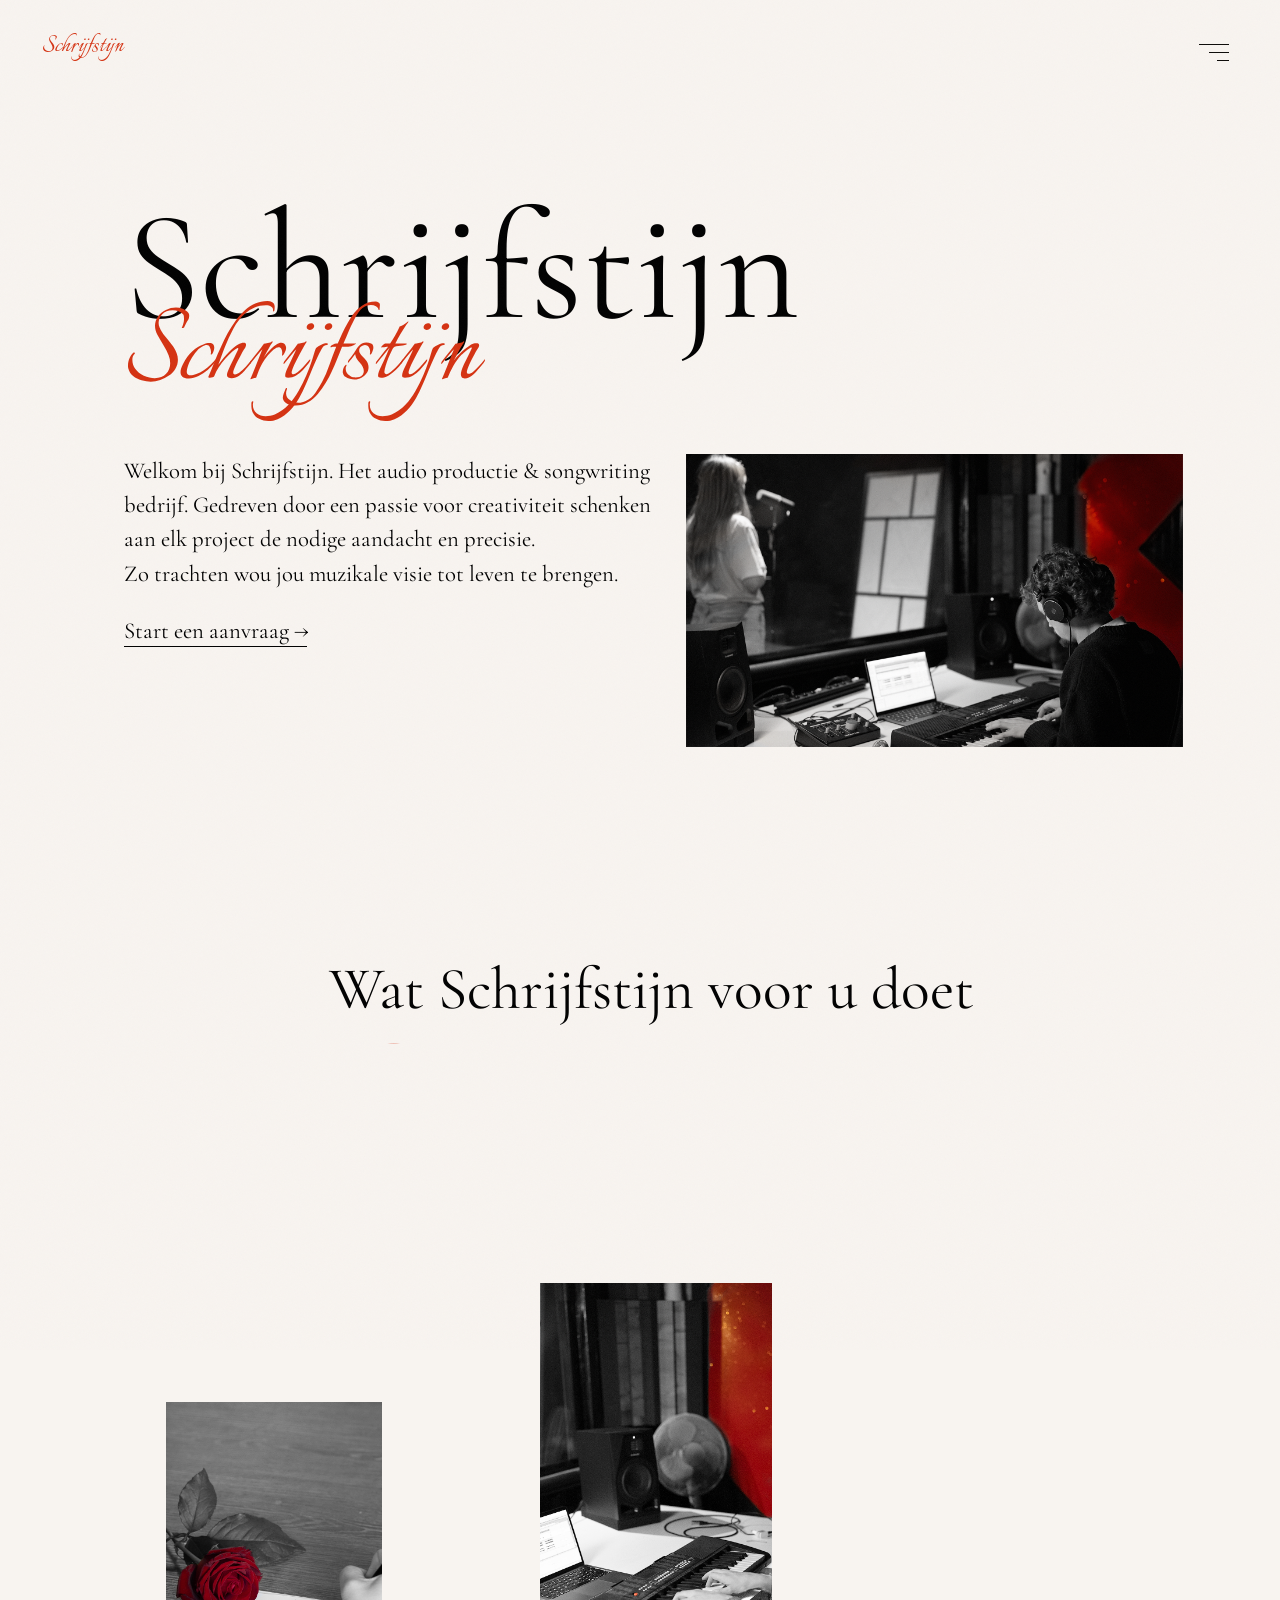
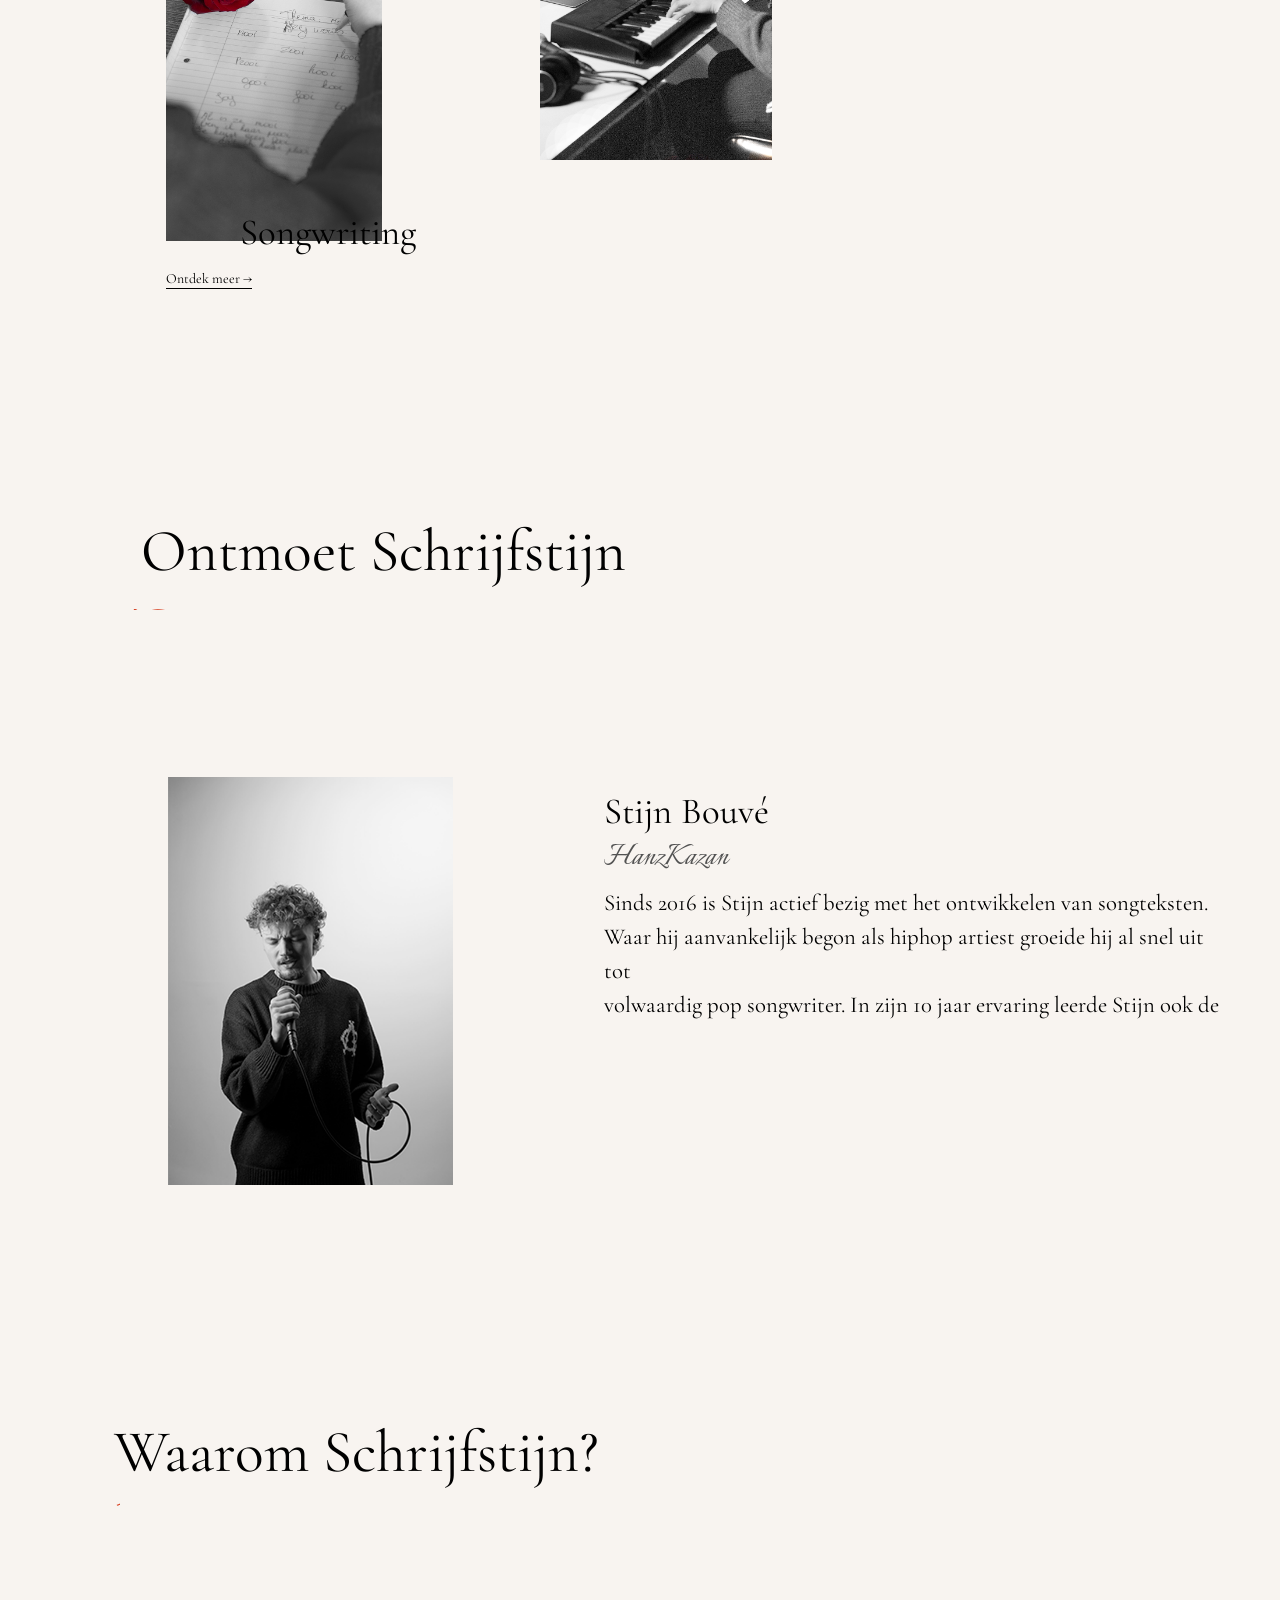
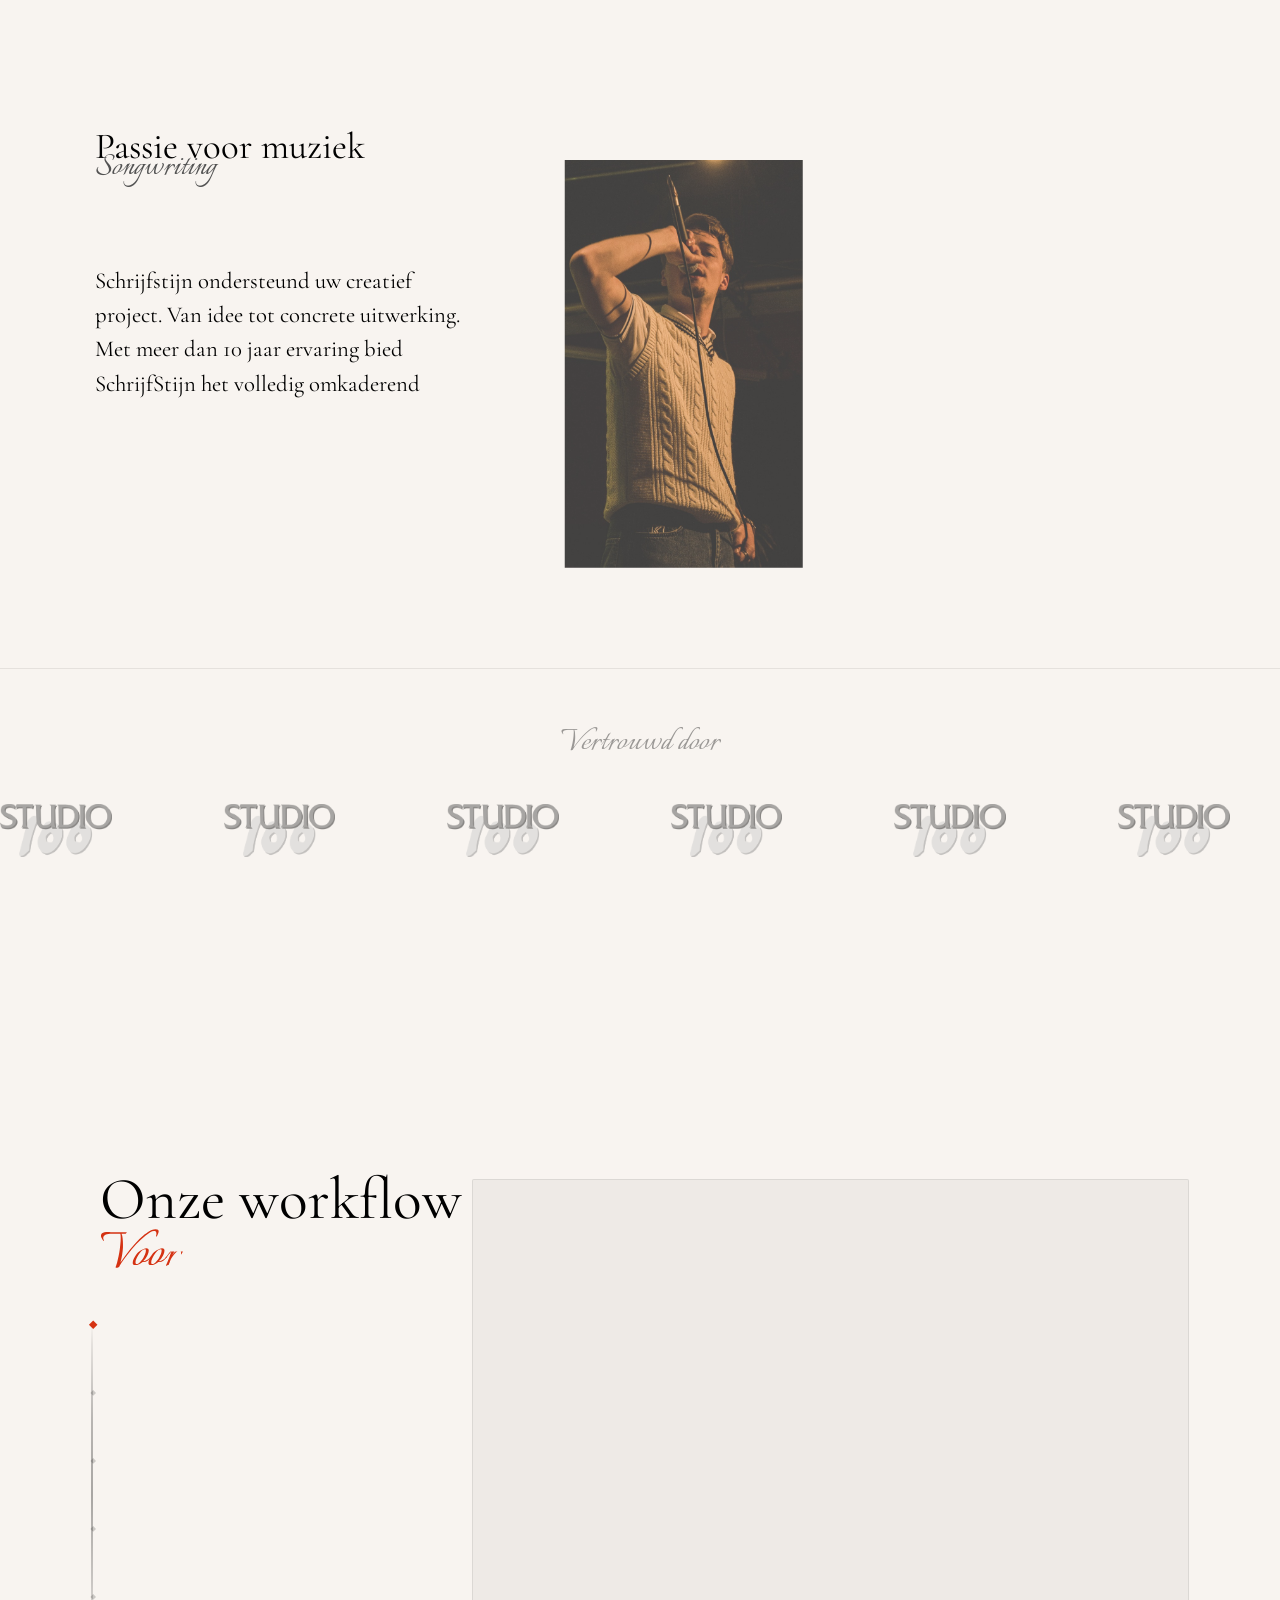
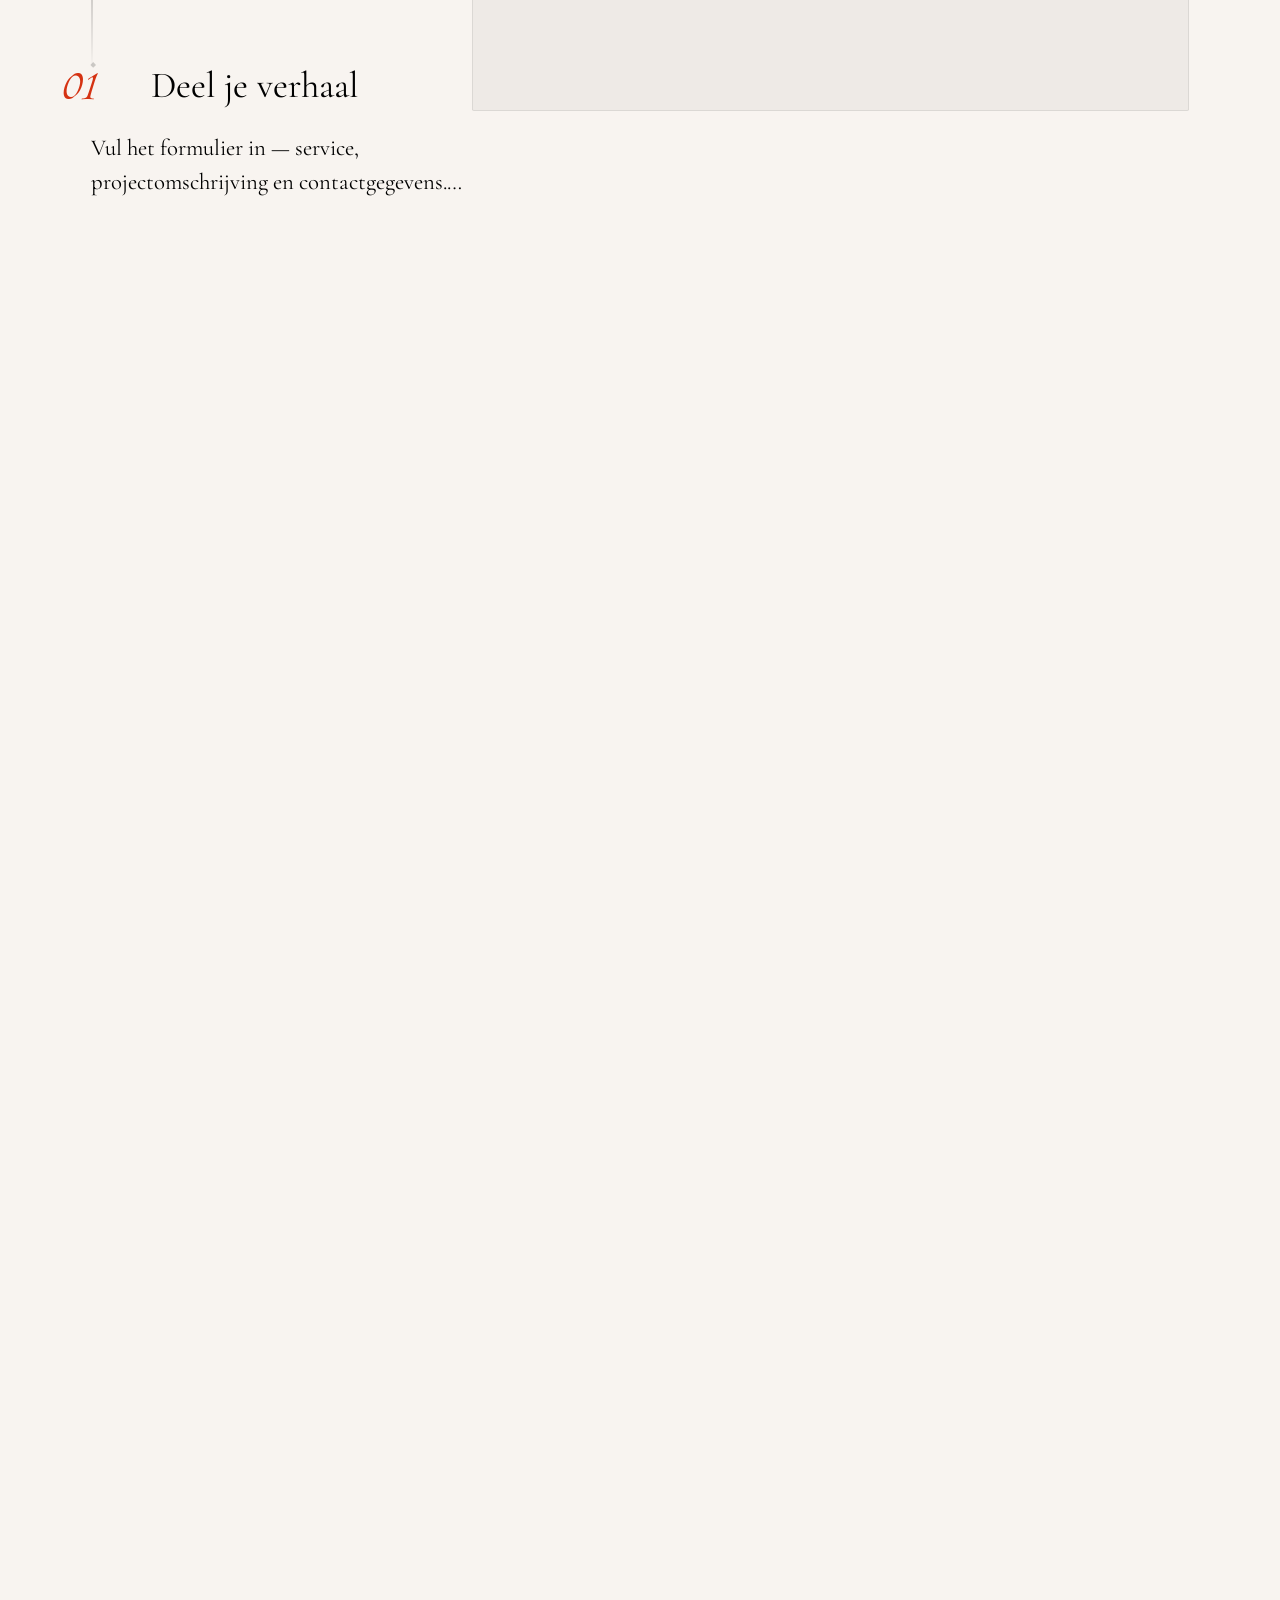
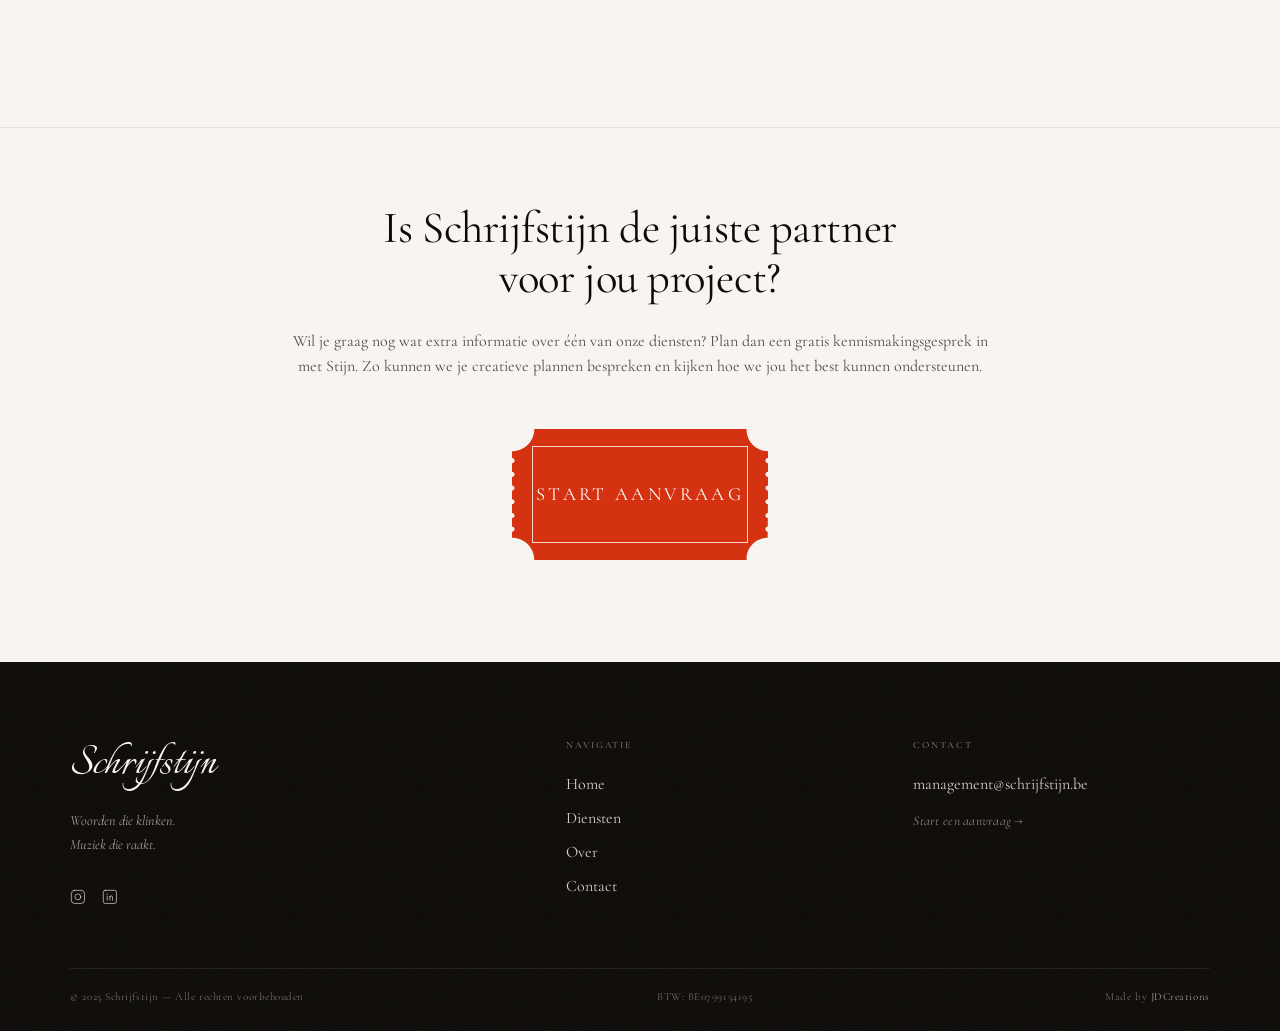
<file: index.html>
<!DOCTYPE html>
<html lang="nl">
<head>
    <meta charset="UTF-8">
    <meta name="viewport" content="initial-scale=1, width=device-width, viewport-fit=cover">
    <title>Homepage Schrijfstijn</title>

    <link rel="preconnect" href="https://fonts.googleapis.com">
    <link rel="preconnect" href="https://fonts.gstatic.com" crossorigin>
    <link href="https://fonts.googleapis.com/css2?family=Cormorant+Garamond:ital,wght@0,300;0,400;0,500;1,300;1,400&family=Italianno&display=swap" rel="stylesheet">

    <link rel="stylesheet" href="./index.css">
    <link rel="stylesheet" href="./menu.css">
    <link rel="stylesheet" href="./footer.css">
</head>
<body>

<!-- ── Menu ── -->
<div class="menu-grain" aria-hidden="true"></div>
<a class="site-brand" href="./index.html" aria-label="Schrijfstijn — home">Schrijfstijn</a>
<div class="menu-cursor" id="menuCursor" aria-hidden="true">
    <span class="menu-cursor__arrow">→</span>
</div>
<button class="menu-trigger" id="menuTrigger"
    aria-expanded="false" aria-controls="menuOverlay"
    aria-label="Menu openen">
    <span class="menu-trigger__bar"></span>
    <span class="menu-trigger__bar"></span>
    <span class="menu-trigger__bar"></span>
</button>
<nav class="menu-overlay" id="menuOverlay"
    aria-hidden="true" aria-label="Hoofdnavigatie">
    <div class="menu-canvas">
        <header class="menu-top-bar">
            <span class="menu-top-label">— Navigatie</span>
            <span class="menu-top-rule"></span>
            <span class="menu-top-counter" id="menuCounter">01</span>
        </header>
        <div class="menu-divider menu-divider--top"></div>
        <div class="menu-body">
            <ul class="menu-nav-list">
                <li class="menu-nav-item" data-photo="mn-home" data-idx="01" data-href="index.html">
                    <div class="menu-nav-item__inner">
                        <span class="menu-nav-num">01</span>
                        <a class="menu-nav-link" href="./index.html">Home</a>
                        <span class="menu-nav-sub">De thuisbasis</span>
                    </div>
                </li>
                <li class="menu-nav-item" data-photo="mn-diensten" data-idx="02" data-href="diensten.html">
                    <div class="menu-nav-item__inner">
                        <span class="menu-nav-num">02</span>
                        <a class="menu-nav-link" href="./diensten.html">Diensten</a>
                        <span class="menu-nav-sub">Songwriting · Productie · Consulting</span>
                    </div>
                </li>
                <li class="menu-nav-item" data-photo="mn-over" data-idx="03" data-href="over.html">
                    <div class="menu-nav-item__inner">
                        <span class="menu-nav-num">03</span>
                        <a class="menu-nav-link" href="./over.html">Over</a>
                        <span class="menu-nav-sub">Ontmoet Stijn Bouvé</span>
                    </div>
                </li>
                <li class="menu-nav-item" data-photo="mn-contact" data-idx="04" data-href="contact.html">
                    <div class="menu-nav-item__inner">
                        <span class="menu-nav-num">04</span>
                        <a class="menu-nav-link" href="./contact.html">Contact</a>
                        <span class="menu-nav-sub">Start een aanvraag</span>
                    </div>
                </li>
            </ul>
            <div class="menu-photo-panel">
                <div class="menu-photo-mono" aria-hidden="true">S</div>
                <p class="menu-photo-label" aria-hidden="true">Est. 2016 · België</p>
                <img id="mn-home"     class="menu-nav-photo" src="./Schrijfstijn%20home%20page/schrijfstijnhero.png"  alt="" aria-hidden="true">
                <img id="mn-diensten" class="menu-nav-photo" src="./Schrijfstijn%20home%20page/svc-songwriting.jpg"   alt="" aria-hidden="true">
                <img id="mn-over"     class="menu-nav-photo" src="./Schrijfstijn%20home%20page/stijn-portrait.png"    alt="" aria-hidden="true">
                <img id="mn-contact"  class="menu-nav-photo" src="./Schrijfstijn%20home%20page/studio-100.png"        alt="" aria-hidden="true">
            </div>
        </div>
        <div class="menu-divider menu-divider--bot"></div>
        <footer class="menu-footer-bar">
            <span class="menu-footer-brand">Schrijfstijn</span>
            <span class="menu-footer-sep"></span>
            <div class="menu-footer-meta">
                <a href="mailto:management@schrijfstijn.be">management@schrijfstijn.be</a><br>
                Songwriting &amp; Audio Productie
            </div>
        </footer>
    </div>
</nav>

    <section class="hero">
        <h1 class="hero-title">Schrijfstijn</h1>
        <img class="schrijfstijn-icon" src="./Schrijfstijn%20home%20page/Schrijfstijnscripthero.svg" alt="Schrijfstijn">
        <p class="hero-body">
            <span class="hero-body-line">Welkom bij Schrijfstijn. Het audio productie & songwriting</span>
            <span class="hero-body-line">bedrijf. Gedreven door een passie voor creativiteit schenken</span>
            <span class="hero-body-line">aan elk project de nodige aandacht en precisie. </span>
            <span class="hero-body-line">Zo trachten wou jou muzikale visie tot leven te brengen.  </span>
        </p>
        <a class="hero-cta" href="./contact.html">Start een aanvraag →</a>
        <img class="hero-photo" src="./Schrijfstijn%20home%20page/schrijfstijnhero.png" alt="">
    </section>

    <section class="services">
        <div class="svc-header">
            <h2 class="services-title"><span class="title-d">Wat Schrijfstijn voor u doet</span><span class="title-m">Wat Schrijfstijn kan?</span></h2>
            <!-- data-src: JS sets src at the right moment so SMIL starts from t=0 on cue -->
            <img class="services-script" data-src="./Schrijfstijn%20home%20page/songwriting-met-gevoel.svg" alt="Songwriting met gevoel">
        </div>
        <div class="svc-carousel">
            <!-- 01 Songwriting -->
            <div class="svc-card">
                <img class="services-num services-num-01" data-src="./Schrijfstijn%20home%20page/num-01.svg" alt="01">
                <img class="services-photo services-photo-01" src="./Schrijfstijn%20home%20page/test-songwriter.png" alt="">
                <h3 class="services-label services-label-01">Songwriting</h3>
                <a class="services-cta services-cta-01" href="./diensten.html#songwriting">Ontdek meer →</a>
            </div>
            <!-- 02 Producing -->
            <div class="svc-card">
                <img class="services-num services-num-02" data-src="./Schrijfstijn%20home%20page/num-02.svg" alt="02">
                <img class="services-photo services-photo-02" src="./Schrijfstijn%20home%20page/musiclit1.png" alt="">
                <h3 class="services-label services-label-02">Producing</h3>
                <a class="services-cta services-cta-02" href="./diensten.html#producing">Ontdek meer →</a>
            </div>
            <!-- 03 Consulting -->
            <div class="svc-card">
                <img class="services-num services-num-03" data-src="./Schrijfstijn%20home%20page/num-03.svg" alt="03">
                <img class="services-photo services-photo-03" src="./Schrijfstijn%20home%20page/consulting.png" alt="">
                <h3 class="services-label services-label-03">Consulting</h3>
                <a class="services-cta services-cta-03" href="./diensten.html#consulting">Ontdek meer →</a>
            </div>
        </div>
        <div class="svc-dots" aria-hidden="true">
            <span class="svc-dot is-active"></span>
            <span class="svc-dot"></span>
            <span class="svc-dot"></span>
        </div>
    </section>

    <section class="about">
        <h2 class="about-title">Ontmoet Schrijfstijn</h2>
        <img class="about-script" data-src="./Schrijfstijn%20home%20page/de-persoon-achter-de-songteksten.svg" alt="De persoon achter de songteksten">
        <img class="about-photo" src="./Schrijfstijn%20home%20page/stijn-portrait.png" alt="Stijn Bouvé">
        <p class="about-name">Stijn Bouvé</p>
        <p class="about-alias">HanzKazan</p>
        <p class="about-body">
            <span class="about-body-line">Sinds 2016 is Stijn actief bezig met het ontwikkelen van songteksten.</span>
            <span class="about-body-line">Waar hij aanvankelijk begon als hiphop artiest groeide hij al snel uit tot</span>
            <span class="about-body-line">volwaardig pop songwriter. In zijn 10 jaar ervaring leerde Stijn ook de</span>
            <span class="about-body-line">kunst van audio productie. De dag van vandaag kan je bij Stijn terecht</span>
            <span class="about-body-line">voor producties, songwriting, opnames & consultatie.</span>
        </p>
        <a class="about-cta" href="./over.html">Ontdek meer →</a>
    </section>

    <section class="waarom">
        <h2 class="waarom-title">Waarom Schrijfstijn?</h2>
        <img class="waarom-script" data-src="./Schrijfstijn%20home%20page/passie-kennis-begrip-efficient.svg" alt="Passie, kennis, begrip, efficiënt">

        <!-- Portrait center -->
        <img class="waarom-photo" src="./Schrijfstijn%20home%20page/waarom-portrait.jpg" alt="">

        <!-- Left content -->
        <p class="waarom-heading">Passie voor muziek</p>
        <p class="waarom-subheading">Songwriting</p>
        <div class="waarom-body">
            <span class="waarom-body-line">Schrijfstijn ondersteund uw creatief project. Van idee tot concrete uitwerking. </span>
            <span class="waarom-body-line">Met meer dan 10 jaar ervaring bied SchrijfStijn het volledig omkaderend </span>
            <span class="waarom-body-line">traject. Creatieve invulling, Instrumental, melodiën, teksten, opnames, mix & master. Wij helpen waar nodig!</span>
        </div>
        <a class="waarom-cta" href="./contact.html">Start een aanvraag →</a>

        <!-- Stats right -->
        <img class="waarom-stat-num waarom-stat-num-1" data-src="./Schrijfstijn%20home%20page/waarom-stat-6.svg" alt="6+">
        <p class="waarom-stat-label waarom-stat-label-1">Jaar ervaring</p>

        <img class="waarom-stat-num waarom-stat-num-2" data-src="./Schrijfstijn%20home%20page/waarom-stat-48.svg" alt="48+">
        <p class="waarom-stat-label waarom-stat-label-2">Projecten uitgevoerd</p>

        <img class="waarom-stat-num waarom-stat-num-3" data-src="./Schrijfstijn%20home%20page/waarom-stat-100.svg" alt="100%">
        <p class="waarom-stat-label waarom-stat-label-3">Op maat gewerkt</p>

    </section>

    <!-- ── Trusted by: full-width auto-scrolling logo carousel ── -->
    <section class="trusted">
        <p class="trusted-eyebrow">Vertrouwd door</p>
        <div class="trusted-marquee">
            <div class="trusted-track">
                <!-- Set 1 -->
                <img class="trusted-logo" src="./Schrijfstijn%20home%20page/studio-100.png" alt="Studio 100">
                <img class="trusted-logo" src="./Schrijfstijn%20home%20page/studio-100.png" alt="Studio 100">
                <img class="trusted-logo" src="./Schrijfstijn%20home%20page/studio-100.png" alt="Studio 100">
                <img class="trusted-logo" src="./Schrijfstijn%20home%20page/studio-100.png" alt="Studio 100">
                <img class="trusted-logo" src="./Schrijfstijn%20home%20page/studio-100.png" alt="Studio 100">
                <img class="trusted-logo" src="./Schrijfstijn%20home%20page/studio-100.png" alt="Studio 100">
                <!-- Set 2 — duplicate for seamless loop -->
                <img class="trusted-logo" src="./Schrijfstijn%20home%20page/studio-100.png" alt="">
                <img class="trusted-logo" src="./Schrijfstijn%20home%20page/studio-100.png" alt="">
                <img class="trusted-logo" src="./Schrijfstijn%20home%20page/studio-100.png" alt="">
                <img class="trusted-logo" src="./Schrijfstijn%20home%20page/studio-100.png" alt="">
                <img class="trusted-logo" src="./Schrijfstijn%20home%20page/studio-100.png" alt="">
                <img class="trusted-logo" src="./Schrijfstijn%20home%20page/studio-100.png" alt="">
            </div>
        </div>
    </section>

    <!-- ── Workflow: 6-step scroll-pinned section ── -->
    <div class="wf-wrap">
        <div class="wf-sticky">
            <!-- Section header -->
            <h2 class="wf-title">Onze workflow</h2>
            <img class="wf-subtitle-svg" data-src="./Schrijfstijn%20home%20page/voor-een-vlotte-samenwerking.svg" alt="Voor een vlotte samenwerking">

            <!-- Progress bar -->
            <div class="wf-bar-track"></div>
            <div class="wf-bar-fill" id="wfBarFill"></div>

            <!-- Step dots -->
            <div class="wf-dots" id="wfDots">
                <span class="wf-dot is-active"></span>
                <span class="wf-dot"></span>
                <span class="wf-dot"></span>
                <span class="wf-dot"></span>
                <span class="wf-dot"></span>
                <span class="wf-dot"></span>
            </div>

            <!-- Step content (one visible at a time) -->
            <div class="wf-step-area">

                <div class="wf-step is-active" data-step="0">
                    <div class="wf-step-row">
                        <span class="wf-step-num">01</span>
                        <h3 class="wf-step-title">Deel je verhaal</h3>
                    </div>
                    <p class="wf-step-body">Vul het formulier in — service, projectomschrijving en contactgegevens. Jouw aanvraag belandt direct in onze mailbox. Binnen 24u hoor je van ons.</p>
                </div>

                <div class="wf-step" data-step="1">
                    <div class="wf-step-row">
                        <span class="wf-step-num">02</span>
                        <h3 class="wf-step-title">We plannen samen</h3>
                    </div>
                    <p class="wf-step-body">In een persoonlijk gesprek bespreken we je idee — richting, referenties, budget en timing. Dit legt het fundament van onze samenwerking.</p>
                </div>

                <div class="wf-step" data-step="2">
                    <div class="wf-step-row">
                        <span class="wf-step-num">03</span>
                        <h3 class="wf-step-title">Duidelijke offerte</h3>
                    </div>
                    <p class="wf-step-body">Je ontvangt een transparante offerte — diensten, prijzen en timing zonder kleine lettertjes. Jij beslist wanneer je klaar bent, zonder druk.</p>
                </div>

                <div class="wf-step" data-step="3">
                    <div class="wf-step-row">
                        <span class="wf-step-num">04</span>
                        <h3 class="wf-step-title">Van start na voorschot</h3>
                    </div>
                    <p class="wf-step-body">Na het voorschot gaan we direct aan de slag. Tussentijdse updates en versies houden je betrokken zodat het resultaat aanvoelt precies zoals jij het wil.</p>
                </div>

                <div class="wf-step" data-step="4">
                    <div class="wf-step-row">
                        <span class="wf-step-num">05</span>
                        <h3 class="wf-step-title">Samen verfijnen</h3>
                    </div>
                    <p class="wf-step-body">Met jouw feedback werken we elk detail bij. Pas als jij 100% tevreden bent, leveren we op in het gevraagde formaat. Geen compromissen.</p>
                </div>

                <div class="wf-step" data-step="5">
                    <div class="wf-step-row">
                        <span class="wf-step-num">06</span>
                        <h3 class="wf-step-title">Netjes afgerond</h3>
                    </div>
                    <p class="wf-step-body">Na oplevering ontvang je de eindfactuur. Eerlijk, duidelijk en precies zoals afgesproken. Zo werken wij.</p>
                </div>

            </div><!-- /.wf-step-area -->

            <!-- Right: image slots (user fills with photos) -->
            <div class="wf-image-area">
                <div class="wf-image-slot is-active" data-step="0">
                    <div class="wf-image-ph"></div>
                </div>
                <div class="wf-image-slot" data-step="1">
                    <div class="wf-image-ph"></div>
                </div>
                <div class="wf-image-slot" data-step="2">
                    <div class="wf-image-ph"></div>
                </div>
                <div class="wf-image-slot" data-step="3">
                    <div class="wf-image-ph"></div>
                </div>
                <div class="wf-image-slot" data-step="4">
                    <div class="wf-image-ph"></div>
                </div>
                <div class="wf-image-slot" data-step="5">
                    <div class="wf-image-ph"></div>
                </div>
            </div>

        </div><!-- /.wf-sticky -->
    </div><!-- /.wf-wrap -->

    <!-- ── Final CTA ── -->
    <section class="final-cta" id="contact">
        <h2 class="final-cta-heading">Is Schrijfstijn de juiste partner<br>voor jou project?</h2>
        <p class="final-cta-body">Wil je graag nog wat extra informatie over één van onze diensten? Plan dan een gratis kennismakingsgesprek in met Stijn. Zo kunnen we je creatieve plannen bespreken en kijken hoe we jou het best kunnen ondersteunen.</p>
        <a class="final-cta-btn" href="./contact.html">
            <img class="final-cta-ticket" src="./Schrijfstijn home page/cta-ticket.svg" alt="" aria-hidden="true">
            <span class="final-cta-btn-border"></span>
            <span class="final-cta-btn-text">START  AANVRAAG</span>
        </a>
    </section>

    <script>
        // Trigger section animations when scrolled into view
        function observeSection(selector, visibleClass) {
            var section = document.querySelector(selector);
            if (!section) return;
            var triggered = false;
            var io = new IntersectionObserver(function (entries) {
                if (triggered) return;
                if (entries[0].isIntersecting) {
                    triggered = true;
                    section.classList.add(visibleClass);
                    io.disconnect();
                }
            }, { threshold: 0.12 });
            io.observe(section);
        }
        // ── Services: sequential animation driver ──────────────────
        (function () {
            var sec = document.querySelector('.services');
            if (!sec) return;
            var triggered = false;

            function setSrc(el) {
                if (el && el.dataset.src) {
                    el.src = el.dataset.src;
                    el.removeAttribute('data-src'); // lifts img[data-src] { visibility:hidden } immediately
                }
            }
            function show(el)   { if (el) el.classList.add('is-visible'); }

            function run() {
                var title  = sec.querySelector('.services-title');
                var script = sec.querySelector('.services-script');
                var p1 = sec.querySelector('.services-photo-01'),  p2 = sec.querySelector('.services-photo-02'),  p3 = sec.querySelector('.services-photo-03');
                var n1 = sec.querySelector('.services-num-01'),     n2 = sec.querySelector('.services-num-02'),     n3 = sec.querySelector('.services-num-03');
                var l1 = sec.querySelector('.services-label-01'),   l2 = sec.querySelector('.services-label-02'),   l3 = sec.querySelector('.services-label-03');
                var c1 = sec.querySelector('.services-cta-01'),     c2 = sec.querySelector('.services-cta-02'),     c3 = sec.querySelector('.services-cta-03');

                if (window.matchMedia('(prefers-reduced-motion: reduce)').matches) {
                    [title,p1,p2,p3,l1,l2,l3,c1,c2,c3].forEach(show);
                    [script,n1,n2,n3].forEach(setSrc);
                    return;
                }

                // 1. Title fades in (0.9 s transition)
                show(title);

                // 2. Script SVG starts drawing once title is visible
                //    SVG has built-in begin="0.5s" → strokes start 0.5 s after src is set
                //    Total SMIL duration: ~3.48 s → done at ~3.98 s from src set
                setTimeout(function () { setSrc(script); }, 630); // ~10% earlier than original 700

                // 3–14. Sequential card reveals — run parallel to SVG drawing, not after
                var T   = 1400; // ms after trigger: title is in, cards start independently
                var gap = 1320; // inter-card delay (original 1200 + 10%)

                // Card 1
                setTimeout(function () { show(p1); },           T);
                setTimeout(function () { setSrc(n1); },         T + 300);
                setTimeout(function () { show(l1); },           T + 700);
                setTimeout(function () { show(c1); },           T + 900);

                // Card 2
                setTimeout(function () { show(p2); },           T + gap);
                setTimeout(function () { setSrc(n2); },         T + gap + 300);
                setTimeout(function () { show(l2); },           T + gap + 700);
                setTimeout(function () { show(c2); },           T + gap + 900);

                // Card 3
                setTimeout(function () { show(p3); },           T + gap * 2);
                setTimeout(function () { setSrc(n3); },         T + gap * 2 + 300);
                setTimeout(function () { show(l3); },           T + gap * 2 + 700);
                setTimeout(function () { show(c3); },           T + gap * 2 + 900);
            }

            var io = new IntersectionObserver(function (entries) {
                if (triggered) return;
                if (entries[0].isIntersecting) { triggered = true; io.disconnect(); run(); }
            }, { threshold: 0.15 });
            io.observe(sec);
        })();
        // ── Ontmoet Schrijfstijn — sequential reveal ────────────────
        (function () {
            var sec = document.querySelector('.about');
            if (!sec) return;
            var triggered = false;

            function setSrc(el) {
                if (el && el.dataset.src) { el.src = el.dataset.src; el.removeAttribute('data-src'); }
            }
            function show(el) { if (el) el.classList.add('is-visible'); }

            function run() {
                var title  = sec.querySelector('.about-title');
                var script = sec.querySelector('.about-script');
                var photo  = sec.querySelector('.about-photo');
                var name   = sec.querySelector('.about-name');
                var alias  = sec.querySelector('.about-alias');
                var lines  = sec.querySelectorAll('.about-body-line');
                var cta    = sec.querySelector('.about-cta');

                if (window.matchMedia('(prefers-reduced-motion: reduce)').matches) {
                    [title, photo, name, alias, cta].forEach(show);
                    lines.forEach(show);
                    setSrc(script);
                    return;
                }

                // 1. Title fades in (blur + translateY, 0.9 s)
                show(title);

                // 2. Script SVG begins drawing (SMIL starts on src set)
                setTimeout(function () { setSrc(script); }, 700);

                // 3. Photo — expo-out + scale(1.04), matching hero
                setTimeout(function () { show(photo); }, 1400);

                // 4. Name / alias — staggered 200 ms apart
                setTimeout(function () { show(name); },  1900);
                setTimeout(function () { show(alias); }, 2100);

                // 5. Body lines — 200 ms each
                setTimeout(function () { show(lines[0]); }, 2500);
                setTimeout(function () { show(lines[1]); }, 2700);
                setTimeout(function () { show(lines[2]); }, 2900);
                setTimeout(function () { show(lines[3]); }, 3100);
                setTimeout(function () { show(lines[4]); }, 3300);

                // 6. CTA
                setTimeout(function () { show(cta); }, 3600);
            }

            var io = new IntersectionObserver(function (entries) {
                if (triggered) return;
                if (entries[0].isIntersecting) { triggered = true; io.disconnect(); run(); }
            }, { threshold: 0.15 });
            io.observe(sec);
        })();
        // ── Waarom Schrijfstijn — sequential reveal ──────────────────
        (function () {
            var sec = document.querySelector('.waarom');
            if (!sec) return;
            var triggered = false;

            function setSrc(el) {
                if (el && el.dataset.src) { el.src = el.dataset.src; el.removeAttribute('data-src'); }
            }
            function show(el) { if (el) el.classList.add('is-visible'); }

            function run() {
                var title    = sec.querySelector('.waarom-title');
                var script   = sec.querySelector('.waarom-script');
                var photo    = sec.querySelector('.waarom-photo');
                var heading  = sec.querySelector('.waarom-heading');
                var sub      = sec.querySelector('.waarom-subheading');
                var lines    = sec.querySelectorAll('.waarom-body-line');
                var cta      = sec.querySelector('.waarom-cta');
                var sn1      = sec.querySelector('.waarom-stat-num-1');
                var sl1      = sec.querySelector('.waarom-stat-label-1');
                var sn2      = sec.querySelector('.waarom-stat-num-2');
                var sl2      = sec.querySelector('.waarom-stat-label-2');
                var sn3      = sec.querySelector('.waarom-stat-num-3');
                var sl3      = sec.querySelector('.waarom-stat-label-3');
                var trusted  = sec.querySelector('.waarom-trusted');
                var logos    = sec.querySelectorAll('.waarom-logo');

                if (window.matchMedia('(prefers-reduced-motion: reduce)').matches) {
                    [title,photo,heading,sub,cta,sn1,sl1,sn2,sl2,sn3,sl3,trusted].forEach(show);
                    lines.forEach(show); logos.forEach(show);
                    setSrc(script);
                    return;
                }

                // 1. Title
                show(title);

                // 2. Script SVG begins drawing
                setTimeout(function () { setSrc(script); }, 700);

                // 3. Photo — expo-out + scale(1.04)
                setTimeout(function () { show(photo); }, 1400);

                // 4. Left column — heading / subheading
                setTimeout(function () { show(heading); }, 1900);
                setTimeout(function () { show(sub); },     2100);

                // 5. Body lines
                setTimeout(function () { show(lines[0]); }, 2500);
                setTimeout(function () { show(lines[1]); }, 2700);
                setTimeout(function () { show(lines[2]); }, 2900);

                // 6. CTA
                setTimeout(function () { show(cta); }, 3200);

                // 7. Stats — staggered in pairs (num + label together)
                setTimeout(function () { setSrc(sn1); show(sn1); show(sl1); }, 3700);
                setTimeout(function () { setSrc(sn2); show(sn2); show(sl2); }, 4100);
                setTimeout(function () { setSrc(sn3); show(sn3); show(sl3); }, 4500);

                // 8. Trusted by + logos
                setTimeout(function () { show(trusted); },    4900);
                setTimeout(function () { logos.forEach(show); }, 5200);
            }

            var io = new IntersectionObserver(function (entries) {
                if (triggered) return;
                if (entries[0].isIntersecting) { triggered = true; io.disconnect(); run(); }
            }, { threshold: 0.15 });
            io.observe(sec);
        })();

        // ── Workflow subtitle SVG: trigger pen animation on scroll-in ──
        (function () {
            var subtitle = document.querySelector('.wf-subtitle-svg');
            if (!subtitle || !subtitle.dataset.src) return;
            var triggered = false;
            var io = new IntersectionObserver(function (entries) {
                if (triggered) return;
                if (entries[0].isIntersecting) {
                    triggered = true;
                    subtitle.src = subtitle.dataset.src;
                    subtitle.removeAttribute('data-src');
                    io.disconnect();
                }
            }, { threshold: 0.05 });
            io.observe(document.querySelector('.wf-wrap'));
        })();

        // ── Workflow scroll driver ──────────────────────────────
        (function () {
            var wrap     = document.querySelector('.wf-wrap');
            var barFill  = document.getElementById('wfBarFill');
            var track    = document.querySelector('.wf-bar-track');
            var steps    = document.querySelectorAll('.wf-step');
            var imgSlots = document.querySelectorAll('.wf-image-slot');
            var dots     = document.querySelectorAll('.wf-dot');
            var N        = steps.length; // 6

            function drive() {
                if (!wrap) return;
                var wrapTop  = wrap.getBoundingClientRect().top;
                // First viewport = intro hold (section fully visible, no step change)
                // Remaining 6 viewports = one per step
                // sticky top = calc(110px - 27vh), so panel pins before h2 is at 110px
                var stickyOffset = 110 - Math.round(0.27 * window.innerHeight);
                var introH   = window.innerHeight - stickyOffset; // 1 full viewport of intro after pin
                var scrollable = wrap.offsetHeight - window.innerHeight * 2; // 6vh
                var scrolled = Math.max(0, -wrapTop - introH);
                var progress = Math.min(1, scrolled / scrollable); // 0→1

                // Step index
                var rawStep  = progress * N;
                var stepIdx  = Math.min(N - 1, Math.floor(rawStep));

                // Bar fill height
                var barH = (track ? track.offsetHeight : 420);
                barFill.style.height = Math.min(barH, rawStep * (barH / N)) + 'px';

                // Activate step content + image + dot
                steps.forEach(function (s, i)    { s.classList.toggle('is-active',    i === stepIdx); });
                imgSlots.forEach(function (s, i) { s.classList.toggle('is-active',    i === stepIdx); });
                dots.forEach(function (d, i)     { d.classList.toggle('is-active',    i === stepIdx); });
            }

            window.addEventListener('scroll', drive, { passive: true });
            window.addEventListener('resize', drive, { passive: true });
            drive();
        })();

        // ── Services carousel dot tracker ──────────────────────────
        (function () {
            var track = document.querySelector('.svc-carousel');
            var dots  = document.querySelectorAll('.svc-dot');
            if (!track || !dots.length) return;
            function updateDots() {
                var atEnd = track.scrollLeft + track.clientWidth >= track.scrollWidth - 4;
                var idx;
                if (atEnd) {
                    idx = dots.length - 1;
                } else {
                    var cards = track.querySelectorAll('.svc-card');
                    var best = 0, bestDist = Infinity;
                    cards.forEach(function(card, i) {
                        var dist = Math.abs(card.offsetLeft - track.scrollLeft);
                        if (dist < bestDist) { bestDist = dist; best = i; }
                    });
                    idx = best;
                }
                dots.forEach(function (d, i) { d.classList.toggle('is-active', i === idx); });
            }
            track.addEventListener('scroll', updateDots, { passive: true });
        })();
    </script>
    <script src="./menu.js"></script>
    <script>
        (function () {
            var section = document.querySelector('.final-cta');
            if (!section) return;
            if (window.matchMedia('(prefers-reduced-motion: reduce)').matches) {
                section.classList.add('is-visible'); return;
            }
            var io = new IntersectionObserver(function (entries) {
                if (entries[0].isIntersecting) { section.classList.add('is-visible'); io.disconnect(); }
            }, { threshold: 0.18 });
            io.observe(section);
        })();
    </script>

    <!-- ── Site Footer ── -->
    <footer class="site-footer" itemscope itemtype="https://schema.org/Organization">
        <div class="sf-inner">

            <div class="sf-brand">
                <a class="sf-wordmark" href="./index.html" itemprop="url" aria-label="Schrijfstijn — home">
                    <span itemprop="name">Schrijfstijn</span>
                </a>
                <p class="sf-tagline">Woorden die klinken.<br>Muziek die raakt.</p>
                <div class="sf-social" aria-label="Sociale media">
                    <a class="sf-social-link" href="#" target="_blank" rel="noopener noreferrer" aria-label="Schrijfstijn op Instagram">
                        <svg viewBox="0 0 24 24" fill="none" stroke="currentColor" stroke-width="1.5" stroke-linecap="round" stroke-linejoin="round" aria-hidden="true">
                            <rect x="2" y="2" width="20" height="20" rx="5" ry="5"/>
                            <circle cx="12" cy="12" r="4.5"/>
                            <circle cx="17.5" cy="6.5" r="0.75" fill="currentColor" stroke="none"/>
                        </svg>
                    </a>
                    <a class="sf-social-link" href="#" target="_blank" rel="noopener noreferrer" aria-label="Schrijfstijn op LinkedIn">
                        <svg viewBox="0 0 24 24" fill="none" stroke="currentColor" stroke-width="1.5" stroke-linecap="round" stroke-linejoin="round" aria-hidden="true">
                            <rect x="2" y="2" width="20" height="20" rx="3"/>
                            <line x1="8" y1="11" x2="8" y2="17"/>
                            <line x1="8" y1="7.5" x2="8" y2="8.5"/>
                            <path d="M12 17v-4.5a2 2 0 0 1 4 0V17"/>
                            <line x1="12" y1="11" x2="12" y2="12.5"/>
                        </svg>
                    </a>
                </div>
            </div>

            <nav class="sf-nav" aria-label="Sitemap navigatie">
                <p class="sf-col-label">Navigatie</p>
                <ul class="sf-nav-list">
                    <li><a href="./index.html">Home</a></li>
                    <li><a href="./diensten.html">Diensten</a></li>
                    <li><a href="./over.html">Over</a></li>
                    <li><a href="./contact.html">Contact</a></li>
                </ul>
            </nav>

            <address class="sf-contact" itemprop="address" itemscope itemtype="https://schema.org/PostalAddress">
                <p class="sf-col-label">Contact</p>
                <a class="sf-email" href="mailto:management@schrijfstijn.be" itemprop="email">management@schrijfstijn.be</a>
                <a class="sf-contact-cta" href="./contact.html">Start een aanvraag →</a>
            </address>

        </div>

        <div class="sf-bottom">
            <p class="sf-copy">© 2025 Schrijfstijn — Alle rechten voorbehouden</p>
            <p class="sf-vat">BTW: <span itemprop="taxID">BE0799154195</span></p>
            <p class="sf-made">Made by <a href="https://www.jdcreations.co" target="_blank" rel="noopener noreferrer">JDCreations</a></p>
        </div>
    </footer>

</body>
</html>
</file>
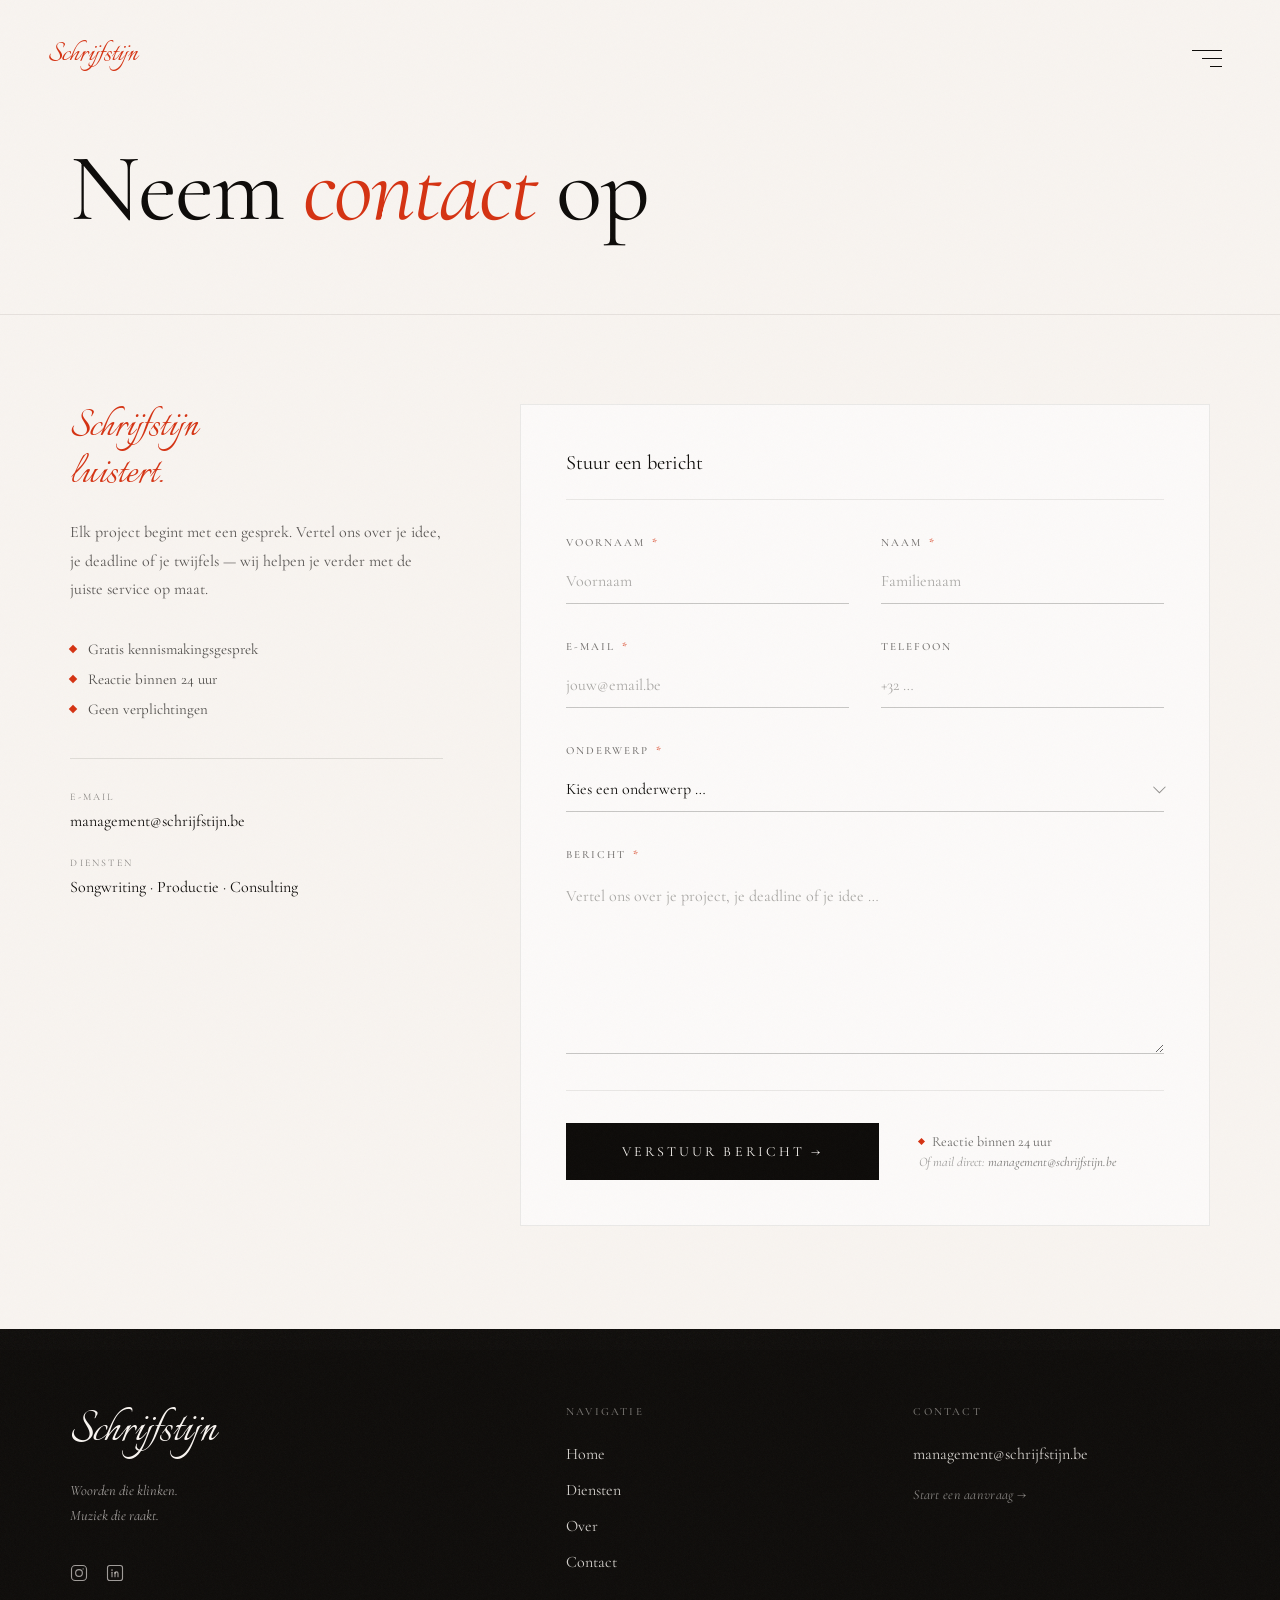
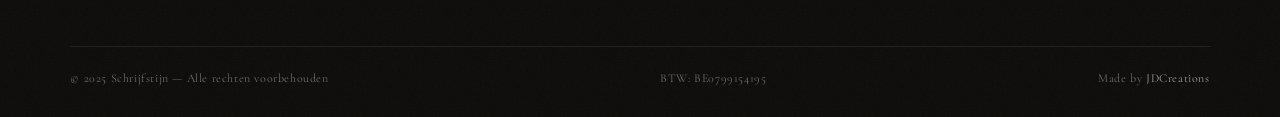
<file: contact.html>
<!DOCTYPE html>
<html lang="nl">
<head>
    <meta charset="UTF-8">
    <meta name="viewport" content="initial-scale=1, width=device-width, viewport-fit=cover">
    <title>Contact — Schrijfstijn</title>
    <meta name="description" content="Neem contact op met Schrijfstijn. Plan een gratis kennismakingsgesprek voor songwriting, productie of consulting.">

    <link rel="preconnect" href="https://fonts.googleapis.com">
    <link rel="preconnect" href="https://fonts.gstatic.com" crossorigin>
    <link href="https://fonts.googleapis.com/css2?family=Cormorant+Garamond:ital,wght@0,300;0,400;0,500;1,300;1,400&family=Italianno&display=swap" rel="stylesheet">
    <link rel="stylesheet" href="./menu.css">
    <link rel="stylesheet" href="./footer.css">

    <style>
        html { font-size: clamp(16px, min(1.1111vw, 1.4815vh), 42.667px); }
        * { box-sizing: border-box; }

        body {
            margin: 0;
            background: #f8f4f0;
            font-family: "Cormorant Garamond", serif;
            font-weight: 400;
            color: #0d0b09;
            line-height: normal;
            -webkit-font-smoothing: antialiased;
        }

        /* ── Hero ── */
        .ct-hero {
            padding: clamp(7rem, 11vw, 11rem) clamp(1.5rem, 5.5vw, 7rem) clamp(2.5rem, 3.5vw, 3.5rem);
            max-width: 90rem;
            margin: 0 auto;
            border-bottom: 1px solid rgba(13,11,9,0.08);
        }

        .ct-page-ref {
            display: flex;
            align-items: center;
            gap: 1rem;
            font-size: 0.6875rem;
            letter-spacing: 0.28em;
            text-transform: uppercase;
            color: rgba(13,11,9,0.38);
            margin-bottom: 3rem;
            opacity: 0;
            animation: ct-fade-up 0.7s cubic-bezier(0.22, 0.61, 0.36, 1) 0.1s forwards;
        }
        .ct-page-ref::after {
            content: '';
            flex: 1;
            height: 1px;
            background: rgba(13,11,9,0.1);
        }

        .ct-hero-title {
            font-size: clamp(3.5rem, 7.5vw, 7.5rem);
            font-weight: 400;
            line-height: 1;
            letter-spacing: -0.02em;
            margin: 0 0 2rem;
            color: #0d0b09;
            opacity: 0;
            animation: ct-fade-up 0.9s cubic-bezier(0.22, 0.61, 0.36, 1) 0.18s forwards;
        }
        .ct-hero-title em {
            font-style: italic;
            color: #D53212;
        }

        .ct-hero-sub {
            font-size: clamp(1rem, 1.35vw, 1.3125rem);
            line-height: 1.68;
            color: rgba(13,11,9,0.58);
            max-width: 42ch;
            margin: 0;
            opacity: 0;
            animation: ct-fade-up 0.8s cubic-bezier(0.22, 0.61, 0.36, 1) 0.32s forwards;
        }

        @keyframes ct-fade-up {
            from { opacity: 0; transform: translateY(1.25rem); }
            to   { opacity: 1; transform: translateY(0); }
        }

        /* ── Main content grid ── */
        .ct-main {
            max-width: 90rem;
            margin: 0 auto;
            padding: clamp(4rem, 7vw, 7rem) clamp(1.5rem, 5.5vw, 7rem) clamp(5rem, 8vw, 8rem);
            display: grid;
            grid-template-columns: 1fr 1.85fr;
            gap: clamp(3rem, 6vw, 7rem);
            align-items: start;
        }

        /* ── Aside ── */
        .ct-aside {
            position: sticky;
            top: clamp(5rem, 8vw, 7rem);
        }

        .ct-aside-script {
            font-family: "Italianno", serif;
            font-size: clamp(2.75rem, 3.5vw, 3.75rem);
            color: #D53212;
            line-height: 1.05;
            margin: 0 0 1.25rem;
            opacity: 0;
            transform: translateY(1rem);
        }

        .ct-aside-body {
            font-size: clamp(1rem, 1.2vw, 1.1875rem);
            line-height: 1.78;
            color: rgba(13,11,9,0.68);
            margin: 0 0 2.25rem;
            opacity: 0;
            transform: translateY(1rem);
        }

        /* Trust bullets */
        .ct-trust {
            list-style: none;
            padding: 0;
            margin: 0 0 2.5rem;
            display: flex;
            flex-direction: column;
            gap: 0.75rem;
            opacity: 0;
            transform: translateY(1rem);
        }

        .ct-trust li {
            font-size: clamp(0.9375rem, 1.05vw, 1.0625rem);
            color: rgba(13,11,9,0.72);
            display: flex;
            align-items: center;
            gap: 0.75rem;
        }

        .ct-trust li::before {
            content: '';
            display: inline-block;
            width: 0.375rem;
            height: 0.375rem;
            background: #D53212;
            flex-shrink: 0;
            transform: rotate(45deg);
        }

        .ct-aside-info {
            border-top: 1px solid rgba(13,11,9,0.1);
            padding-top: 2rem;
            display: flex;
            flex-direction: column;
            gap: 1.5rem;
            opacity: 0;
            transform: translateY(1rem);
        }

        .ct-info-label {
            font-size: 0.625rem;
            letter-spacing: 0.22em;
            text-transform: uppercase;
            color: rgba(13,11,9,0.48);
            display: block;
            margin-bottom: 0.4rem;
        }

        .ct-info-value {
            font-size: clamp(1rem, 1.1vw, 1.125rem);
            color: #0d0b09;
            text-decoration: none;
            transition: color 0.25s;
            display: block;
            line-height: 1.5;
        }
        a.ct-info-value:hover { color: #D53212; }

        .ct-info-note {
            font-size: clamp(0.875rem, 0.95vw, 0.9375rem);
            font-style: italic;
            color: rgba(13,11,9,0.45);
            display: block;
            margin-top: 0.25rem;
        }

        .ct-aside.is-visible .ct-aside-script,
        .ct-aside.is-visible .ct-aside-body,
        .ct-aside.is-visible .ct-trust,
        .ct-aside.is-visible .ct-aside-info {
            opacity: 1;
            transform: translateY(0);
            transition: opacity 0.8s cubic-bezier(0.22, 0.61, 0.36, 1),
                        transform 0.8s cubic-bezier(0.22, 0.61, 0.36, 1);
        }
        .ct-aside.is-visible .ct-aside-script { transition-delay: 0.05s; }
        .ct-aside.is-visible .ct-aside-body   { transition-delay: 0.14s; }
        .ct-aside.is-visible .ct-trust        { transition-delay: 0.24s; }
        .ct-aside.is-visible .ct-aside-info   { transition-delay: 0.36s; }

        /* ── Contact form wrapper — card treatment ── */
        .ct-form-wrap {
            background: rgba(255,255,255,0.58);
            border: 1px solid rgba(13,11,9,0.07);
            padding: clamp(2rem, 3.5vw, 3.5rem);
            opacity: 0;
            transform: translateY(1.5rem);
        }
        .ct-form-wrap.is-visible {
            opacity: 1;
            transform: translateY(0);
            transition: opacity 0.9s cubic-bezier(0.22, 0.61, 0.36, 1) 0.08s,
                        transform 0.9s cubic-bezier(0.22, 0.61, 0.36, 1) 0.08s;
        }

        .cf-form-title {
            font-size: clamp(1.25rem, 1.6vw, 1.5rem);
            font-weight: 400;
            margin: 0 0 2.25rem;
            color: #0d0b09;
            padding-bottom: 1.5rem;
            border-bottom: 1px solid rgba(13,11,9,0.08);
        }

        .cf-row {
            display: grid;
            grid-template-columns: 1fr 1fr;
            gap: 0 2rem;
        }

        .cf-field {
            margin-bottom: 2.25rem;
            position: relative;
        }

        .cf-label {
            display: block;
            font-family: "Cormorant Garamond", serif;
            font-size: 0.6875rem;
            font-weight: 500;
            letter-spacing: 0.18em;
            text-transform: uppercase;
            color: rgba(13,11,9,0.58);
            margin-bottom: 0.625rem;
            transition: color 0.25s;
        }

        .cf-field:focus-within .cf-label { color: #D53212; }

        .cf-required {
            color: #D53212;
            margin-left: 0.2em;
        }

        .cf-input,
        .cf-select,
        .cf-textarea {
            width: 100%;
            background: transparent;
            border: none;
            border-bottom: 1.5px solid rgba(13,11,9,0.22);
            padding: 0.75rem 0;
            font-family: "Cormorant Garamond", serif;
            font-size: clamp(1rem, 1.15vw, 1.125rem);
            color: #0d0b09;
            outline: none;
            transition: border-color 0.3s;
            border-radius: 0;
            -webkit-appearance: none;
            appearance: none;
            display: block;
        }

        .cf-input::placeholder,
        .cf-textarea::placeholder {
            color: rgba(13,11,9,0.35);
        }

        .cf-input:focus,
        .cf-select:focus,
        .cf-textarea:focus {
            border-bottom-color: #D53212;
            border-bottom-width: 2px;
        }

        /* Custom select wrapper + arrow */
        .cf-select-wrap {
            position: relative;
        }

        .cf-select-wrap::after {
            content: '';
            position: absolute;
            right: 0.125rem;
            top: 50%;
            translate: 0 -50%;
            width: 0.5rem;
            height: 0.5rem;
            border-right: 1.5px solid rgba(13,11,9,0.45);
            border-bottom: 1.5px solid rgba(13,11,9,0.45);
            transform: rotate(45deg) translateY(-30%);
            pointer-events: none;
            transition: border-color 0.25s;
        }

        .cf-field:focus-within .cf-select-wrap::after {
            border-color: #D53212;
        }

        .cf-select {
            cursor: pointer;
            padding-right: 1.5rem;
        }

        .cf-select option { color: #0d0b09; background: #f8f4f0; }
        .cf-select option[value=""] { color: rgba(13,11,9,0.35); }

        .cf-textarea {
            resize: vertical;
            min-height: 9rem;
            line-height: 1.65;
        }

        /* Honeypot — never shown to real users */
        .cf-honeypot {
            position: absolute;
            left: -9999px;
            opacity: 0;
            height: 0;
            overflow: hidden;
            pointer-events: none;
        }

        /* ── Submit area ── */
        .cf-submit-area {
            border-top: 1px solid rgba(13,11,9,0.08);
            padding-top: 2rem;
            margin-top: 0.5rem;
            display: flex;
            align-items: center;
            flex-wrap: wrap;
            gap: 1.25rem 2.5rem;
        }

        .cf-submit {
            background: #0d0b09;
            color: #f8f4f0;
            border: none;
            padding: 1.25rem 3.5rem;
            font-family: "Cormorant Garamond", serif;
            font-size: clamp(0.875rem, 1vw, 1rem);
            font-weight: 400;
            letter-spacing: 0.22em;
            text-transform: uppercase;
            cursor: pointer;
            transition: background 0.3s, transform 0.38s cubic-bezier(0.34, 1.12, 0.64, 1);
            -webkit-appearance: none;
            border-radius: 0;
            white-space: nowrap;
        }

        .cf-submit:hover {
            background: #D53212;
            transform: translateY(-2px);
        }
        .cf-submit:active { transform: translateY(0); }

        .cf-submit-meta {
            display: flex;
            flex-direction: column;
            gap: 0.25rem;
        }

        .cf-submit-trust {
            font-size: clamp(0.875rem, 0.95vw, 0.9375rem);
            color: rgba(13,11,9,0.62);
            display: flex;
            align-items: center;
            gap: 0.5rem;
        }
        .cf-submit-trust::before {
            content: '';
            display: inline-block;
            width: 0.3125rem;
            height: 0.3125rem;
            background: #D53212;
            flex-shrink: 0;
            transform: rotate(45deg);
        }

        .cf-alt-contact {
            font-size: clamp(0.8125rem, 0.9vw, 0.875rem);
            font-style: italic;
            color: rgba(13,11,9,0.4);
        }
        .cf-alt-contact a {
            color: rgba(13,11,9,0.55);
            text-decoration: none;
            transition: color 0.2s;
        }
        .cf-alt-contact a:hover { color: #D53212; }

        /* ── Responsive ── */
        @media (max-width: 1023px) {
            .ct-main {
                grid-template-columns: 1fr;
                gap: clamp(2.5rem, 5vw, 4rem);
            }
            .ct-aside { position: static; }
            .ct-trust { flex-direction: row; flex-wrap: wrap; gap: 0.75rem 2rem; }
        }

        @media (max-width: 600px) {
            .ct-hero-title { letter-spacing: -0.015em; }
            .ct-form-wrap { padding: 1.5rem; }
            .cf-row { grid-template-columns: 1fr; }
            .cf-submit-area { flex-direction: column; align-items: flex-start; }
            .cf-submit { width: 100%; text-align: center; }
            .ct-trust { flex-direction: column; }
        }

        @media (prefers-reduced-motion: reduce) {
            .ct-page-ref, .ct-hero-title, .ct-hero-sub {
                animation: none; opacity: 1; transform: none;
            }
            .ct-aside-script, .ct-aside-body, .ct-trust,
            .ct-aside-info, .ct-form-wrap {
                opacity: 1 !important; transform: none !important; transition: none !important;
            }
        }
    </style>
</head>
<body>

<!-- ── Menu ── -->
<div class="menu-grain" aria-hidden="true"></div>
<a class="site-brand" href="./index.html" aria-label="Schrijfstijn — home">Schrijfstijn</a>
<div class="menu-cursor" id="menuCursor" aria-hidden="true">
    <span class="menu-cursor__arrow">→</span>
</div>
<button class="menu-trigger" id="menuTrigger"
    aria-expanded="false" aria-controls="menuOverlay"
    aria-label="Menu openen">
    <span class="menu-trigger__bar"></span>
    <span class="menu-trigger__bar"></span>
    <span class="menu-trigger__bar"></span>
</button>
<nav class="menu-overlay" id="menuOverlay"
    aria-hidden="true" aria-label="Hoofdnavigatie">
    <div class="menu-canvas">
        <header class="menu-top-bar">
            <span class="menu-top-label">— Navigatie</span>
            <span class="menu-top-rule"></span>
            <span class="menu-top-counter" id="menuCounter">01</span>
        </header>
        <div class="menu-divider menu-divider--top"></div>
        <div class="menu-body">
            <ul class="menu-nav-list">
                <li class="menu-nav-item" data-photo="mn-home" data-idx="01" data-href="index.html">
                    <div class="menu-nav-item__inner">
                        <span class="menu-nav-num">01</span>
                        <a class="menu-nav-link" href="./index.html">Home</a>
                        <span class="menu-nav-sub">De thuisbasis</span>
                    </div>
                </li>
                <li class="menu-nav-item" data-photo="mn-diensten" data-idx="02" data-href="diensten.html">
                    <div class="menu-nav-item__inner">
                        <span class="menu-nav-num">02</span>
                        <a class="menu-nav-link" href="./diensten.html">Diensten</a>
                        <span class="menu-nav-sub">Songwriting · Productie · Consulting</span>
                    </div>
                </li>
                <li class="menu-nav-item" data-photo="mn-over" data-idx="03" data-href="over.html">
                    <div class="menu-nav-item__inner">
                        <span class="menu-nav-num">03</span>
                        <a class="menu-nav-link" href="./over.html">Over</a>
                        <span class="menu-nav-sub">Ontmoet Stijn Bouvé</span>
                    </div>
                </li>
                <li class="menu-nav-item" data-photo="mn-contact" data-idx="04" data-href="contact.html">
                    <div class="menu-nav-item__inner">
                        <span class="menu-nav-num">04</span>
                        <a class="menu-nav-link" href="./contact.html">Contact</a>
                        <span class="menu-nav-sub">Start een aanvraag</span>
                    </div>
                </li>
            </ul>
            <div class="menu-photo-panel">
                <div class="menu-photo-mono" aria-hidden="true">S</div>
                <p class="menu-photo-label" aria-hidden="true">Est. 2016 · België</p>
                <img id="mn-home"     class="menu-nav-photo" src="./Schrijfstijn%20home%20page/schrijfstijnhero.png"  alt="" aria-hidden="true">
                <img id="mn-diensten" class="menu-nav-photo" src="./Schrijfstijn%20home%20page/svc-songwriting.jpg"   alt="" aria-hidden="true">
                <img id="mn-over"     class="menu-nav-photo" src="./Schrijfstijn%20home%20page/stijn-portrait.png"    alt="" aria-hidden="true">
                <img id="mn-contact"  class="menu-nav-photo" src="./Schrijfstijn%20home%20page/studio-100.png"        alt="" aria-hidden="true">
            </div>
        </div>
        <div class="menu-divider menu-divider--bot"></div>
        <footer class="menu-footer-bar">
            <span class="menu-footer-brand">Schrijfstijn</span>
            <span class="menu-footer-sep"></span>
            <div class="menu-footer-meta">
                <a href="mailto:management@schrijfstijn.be">management@schrijfstijn.be</a><br>
                Songwriting &amp; Audio Productie
            </div>
        </footer>
    </div>
</nav>

<!-- ── Page hero ── -->
<section class="ct-hero" aria-labelledby="ct-title">
    <h1 class="ct-hero-title" id="ct-title">Neem <em>contact</em> op</h1>
</section>

<!-- ── Main: aside + form ── -->
<main class="ct-main" id="formulier">

    <aside class="ct-aside">
        <p class="ct-aside-script">Schrijfstijn<br>luistert.</p>
        <p class="ct-aside-body">Elk project begint met een gesprek. Vertel ons over je idee, je deadline of je twijfels — wij helpen je verder met de juiste service op maat.</p>

        <ul class="ct-trust" aria-label="Waarom Schrijfstijn">
            <li>Gratis kennismakingsgesprek</li>
            <li>Reactie binnen 24 uur</li>
            <li>Geen verplichtingen</li>
        </ul>

        <div class="ct-aside-info">
            <div class="ct-info-item">
                <span class="ct-info-label">E-mail</span>
                <a class="ct-info-value" href="mailto:management@schrijfstijn.be">management@schrijfstijn.be</a>
            </div>
            <div class="ct-info-item">
                <span class="ct-info-label">Diensten</span>
                <span class="ct-info-value">Songwriting · Productie · Consulting</span>
            </div>
        </div>
    </aside>

    <div class="ct-form-wrap">
        <form class="cf-form"
              method="POST"
              action="/submit"
              novalidate>

            <!-- Honeypot — hidden from real users -->
            <div class="cf-honeypot" aria-hidden="true">
                <label for="cf-website">Laat dit veld leeg</label>
                <input type="text" id="cf-website" name="website" autocomplete="off" tabindex="-1">
            </div>

            <h2 class="cf-form-title">Stuur een bericht</h2>

            <div class="cf-row">
                <div class="cf-field">
                    <label class="cf-label" for="cf-firstname">
                        Voornaam <span class="cf-required" aria-hidden="true">*</span>
                    </label>
                    <input class="cf-input" type="text" id="cf-firstname" name="firstname"
                           autocomplete="given-name" required
                           placeholder="Voornaam">
                </div>
                <div class="cf-field">
                    <label class="cf-label" for="cf-lastname">
                        Naam <span class="cf-required" aria-hidden="true">*</span>
                    </label>
                    <input class="cf-input" type="text" id="cf-lastname" name="lastname"
                           autocomplete="family-name" required
                           placeholder="Familienaam">
                </div>
            </div>

            <div class="cf-row">
                <div class="cf-field">
                    <label class="cf-label" for="cf-email">
                        E-mail <span class="cf-required" aria-hidden="true">*</span>
                    </label>
                    <input class="cf-input" type="email" id="cf-email" name="email"
                           autocomplete="email" required
                           placeholder="jouw@email.be">
                </div>
                <div class="cf-field">
                    <label class="cf-label" for="cf-phone">Telefoon</label>
                    <input class="cf-input" type="tel" id="cf-phone" name="phone"
                           autocomplete="tel"
                           placeholder="+32 …">
                </div>
            </div>

            <div class="cf-field">
                <label class="cf-label" for="cf-subject">
                    Onderwerp <span class="cf-required" aria-hidden="true">*</span>
                </label>
                <div class="cf-select-wrap">
                    <select class="cf-select" id="cf-subject" name="subject" required>
                        <option value="" disabled selected>Kies een onderwerp …</option>
                        <option value="Songwriting">Songwriting</option>
                        <option value="Productie">Productie</option>
                        <option value="Consulting">Consulting</option>
                        <option value="Samenwerking">Samenwerking</option>
                        <option value="Algemene vraag">Algemene vraag</option>
                        <option value="Andere">Andere</option>
                    </select>
                </div>
            </div>

            <div class="cf-field">
                <label class="cf-label" for="cf-message">
                    Bericht <span class="cf-required" aria-hidden="true">*</span>
                </label>
                <textarea class="cf-textarea" id="cf-message" name="message"
                          required rows="6"
                          placeholder="Vertel ons over je project, je deadline of je idee …"></textarea>
            </div>

            <div class="cf-submit-area">
                <button class="cf-submit" type="submit">Verstuur bericht →</button>
                <div class="cf-submit-meta">
                    <span class="cf-submit-trust">Reactie binnen 24 uur</span>
                    <span class="cf-alt-contact">Of mail direct: <a href="mailto:management@schrijfstijn.be">management@schrijfstijn.be</a></span>
                </div>
            </div>

        </form>
    </div>

</main>

<!-- ── Footer ── -->
<footer class="site-footer" itemscope itemtype="https://schema.org/Organization">
    <div class="sf-inner">
        <div class="sf-brand">
            <a class="sf-wordmark" href="./index.html" itemprop="url" aria-label="Schrijfstijn — home">
                <span itemprop="name">Schrijfstijn</span>
            </a>
            <p class="sf-tagline">Woorden die klinken.<br>Muziek die raakt.</p>
            <div class="sf-social" aria-label="Sociale media">
                <a class="sf-social-link" href="#" target="_blank" rel="noopener noreferrer" aria-label="Schrijfstijn op Instagram">
                    <svg viewBox="0 0 24 24" fill="none" stroke="currentColor" stroke-width="1.5" stroke-linecap="round" stroke-linejoin="round" aria-hidden="true">
                        <rect x="2" y="2" width="20" height="20" rx="5" ry="5"/>
                        <circle cx="12" cy="12" r="4.5"/>
                        <circle cx="17.5" cy="6.5" r="0.75" fill="currentColor" stroke="none"/>
                    </svg>
                </a>
                <a class="sf-social-link" href="#" target="_blank" rel="noopener noreferrer" aria-label="Schrijfstijn op LinkedIn">
                    <svg viewBox="0 0 24 24" fill="none" stroke="currentColor" stroke-width="1.5" stroke-linecap="round" stroke-linejoin="round" aria-hidden="true">
                        <rect x="2" y="2" width="20" height="20" rx="3"/>
                        <line x1="8" y1="11" x2="8" y2="17"/>
                        <line x1="8" y1="7.5" x2="8" y2="8.5"/>
                        <path d="M12 17v-4.5a2 2 0 0 1 4 0V17"/>
                        <line x1="12" y1="11" x2="12" y2="12.5"/>
                    </svg>
                </a>
            </div>
        </div>
        <nav class="sf-nav" aria-label="Sitemap navigatie">
            <p class="sf-col-label">Navigatie</p>
            <ul class="sf-nav-list">
                <li><a href="./index.html">Home</a></li>
                <li><a href="./diensten.html">Diensten</a></li>
                <li><a href="./over.html">Over</a></li>
                <li><a href="./contact.html">Contact</a></li>
            </ul>
        </nav>
        <address class="sf-contact" itemprop="address" itemscope itemtype="https://schema.org/PostalAddress">
            <p class="sf-col-label">Contact</p>
            <a class="sf-email" href="mailto:management@schrijfstijn.be" itemprop="email">management@schrijfstijn.be</a>
            <a class="sf-contact-cta" href="./contact.html">Start een aanvraag →</a>
        </address>
    </div>
    <div class="sf-bottom">
        <p class="sf-copy">© 2025 Schrijfstijn — Alle rechten voorbehouden</p>
        <p class="sf-vat">BTW: <span itemprop="taxID">BE0799154195</span></p>
        <p class="sf-made">Made by <a href="https://www.jdcreations.co" target="_blank" rel="noopener noreferrer">JDCreations</a></p>
    </div>
</footer>

<script src="./menu.js"></script>
<script>
    (function () {
        if (window.matchMedia('(prefers-reduced-motion: reduce)').matches) return;

        var aside   = document.querySelector('.ct-aside');
        var formWrap = document.querySelector('.ct-form-wrap');

        function observe(el) {
            if (!el) return;
            var io = new IntersectionObserver(function (entries) {
                if (entries[0].isIntersecting) {
                    el.classList.add('is-visible');
                    io.disconnect();
                }
            }, { threshold: 0.12 });
            io.observe(el);
        }

        observe(aside);
        observe(formWrap);
        // trust list transitions are driven by the aside observer via CSS sibling delays
    })();
</script>

</body>
</html>
</file>
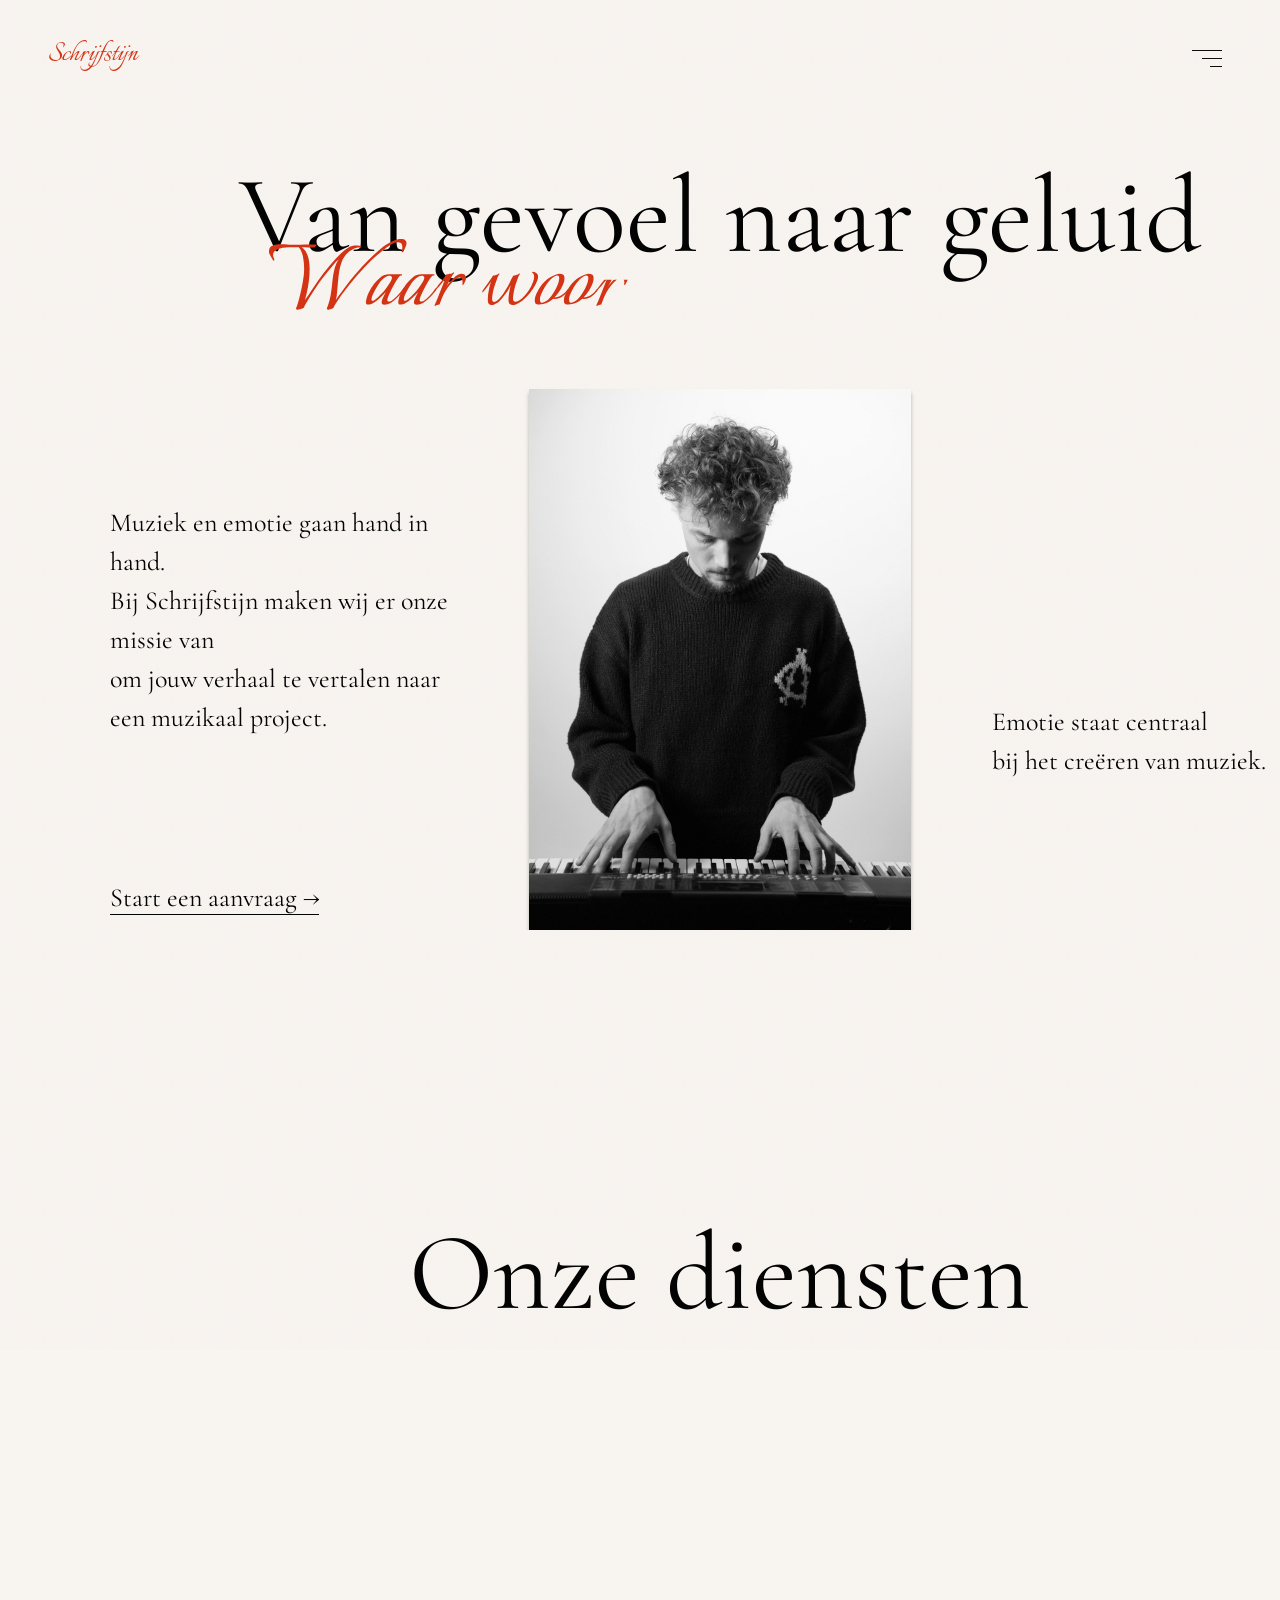
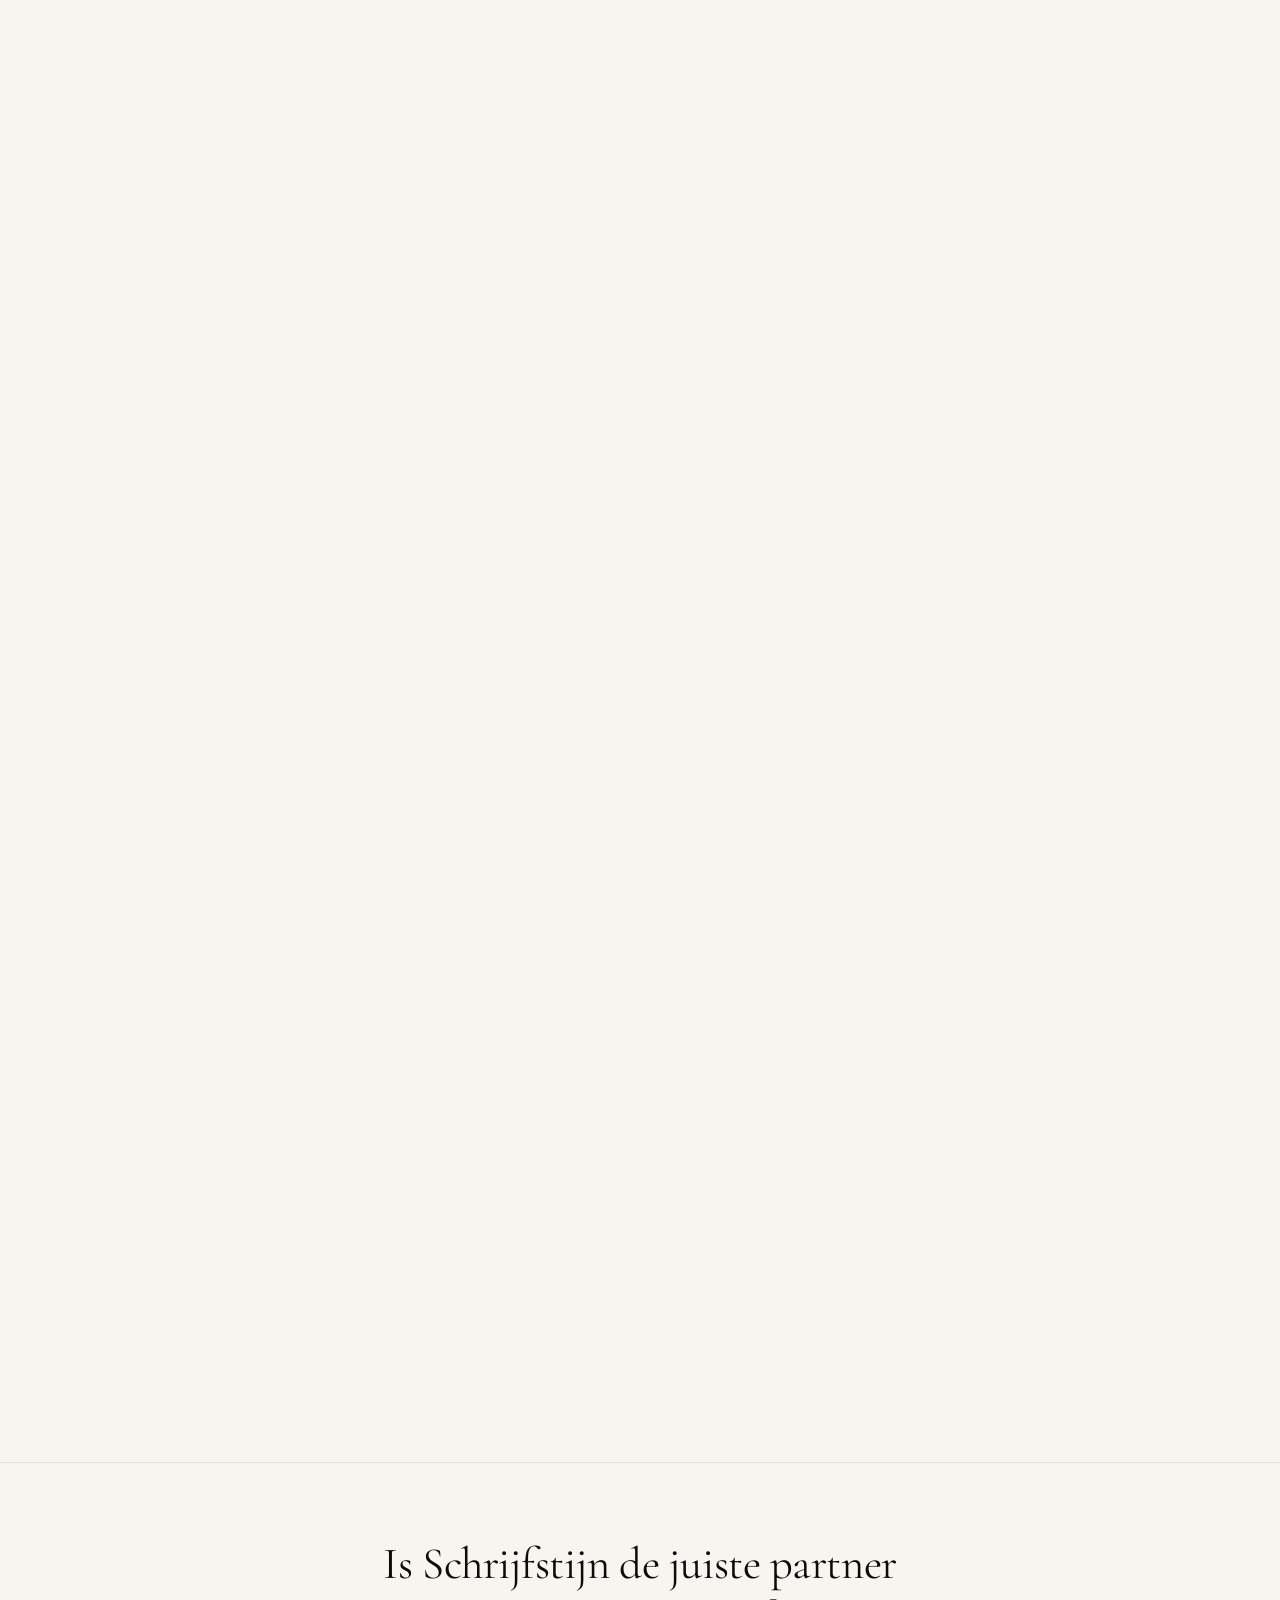
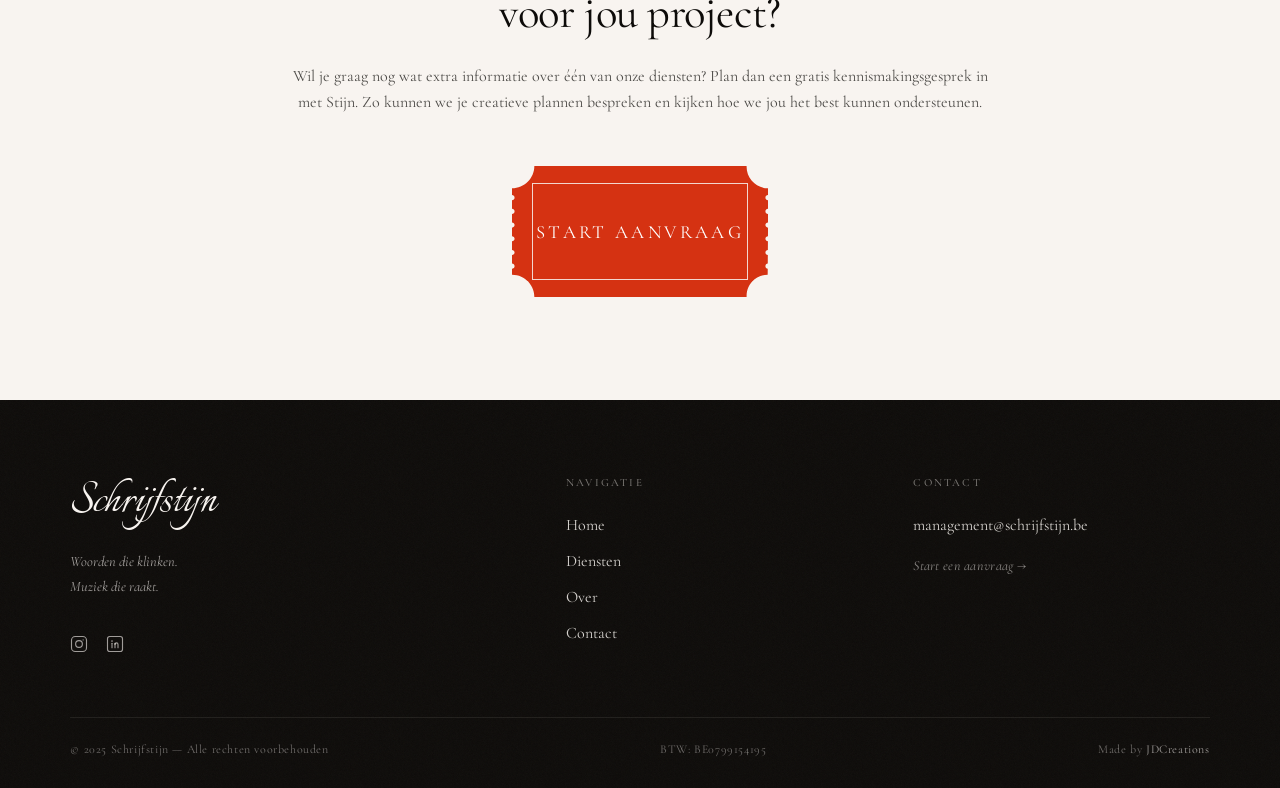
<file: diensten.html>
<!DOCTYPE html>
<html lang="nl">
<head>
    <meta charset="UTF-8">
    <meta name="viewport" content="initial-scale=1, width=device-width">
    <title>Onze diensten — Schrijfstijn</title>

    <link rel="preconnect" href="https://fonts.googleapis.com">
    <link rel="preconnect" href="https://fonts.gstatic.com" crossorigin>
    <link href="https://fonts.googleapis.com/css2?family=Cormorant+Garamond:ital,wght@0,300;0,400;0,500;1,300;1,400&family=Italianno&display=swap" rel="stylesheet">
    <link rel="stylesheet" href="./menu.css">
    <link rel="stylesheet" href="./footer.css">

    <style>
        html {
            font-size: clamp(16px, min(1.1111vw, 1.4815vh), 42.667px);
        }

        /* ── Reset & base ── */
        * { box-sizing: border-box; }

        body {
            margin: 0;
            background: #f8f4f0;
            font-family: "Cormorant Garamond", serif;
            font-weight: 400;
            color: #000;
            line-height: normal;
            -webkit-font-smoothing: antialiased;
        }

        /* ── Hero ── */
        .ds-hero {
            position: relative;
            width: 90rem;
            height: 58.125rem;
            margin: 0 auto;
            overflow: hidden;
        }

        /* Main title */
        .ds-title {
            position: absolute;
            left: 14.9375rem;
            top: 10.0625rem;
            margin: 0;
            font-weight: 400;
            font-size: 6.875rem;
            line-height: 1;
            white-space: nowrap;
            color: #000;
            opacity: 0;
            transform: translateY(1.5rem);
            filter: blur(0.5rem);
            animation: ds-title-in 0.77s cubic-bezier(0.22, 0.61, 0.36, 1) 0.08s forwards;
        }

        /* Red script SVG */
        .ds-script {
            position: absolute;
            left: 16.7813rem;
            top: 14.7925rem;
            width: 56.75rem;
            height: 5.125rem;
            max-width: none;
            display: block;
        }

        /* Hide SVGs until JS sets src so SMIL starts from t=0 on cue */
        .ds-hero img[data-src],
        .ds-section2 img[data-src],
        .svc img[data-src] { visibility: hidden; }

        /* Photo */
        .ds-photo {
            position: absolute;
            left: 33.0625rem;
            top: 24.3125rem;
            width: 23.875rem;
            height: 34.125rem;
            object-fit: cover;
            display: block;
            box-shadow: 0 0.25rem 0.25rem 0 rgba(0, 0, 0, 0.25);
            opacity: 0;
            transform: scale(1.04) translateY(0.625rem);
            animation: ds-photo-in 1.4s cubic-bezier(0.16, 1, 0.3, 1) 0.7s forwards;
        }

        /* Body text — left column */
        .ds-body-left {
            position: absolute;
            left: 6.875rem;
            top: 31.4375rem;
            width: 22rem;
            margin: 0;
            font-size: 1.625rem;
            line-height: 1.5;
        }

        /* Body text — right column */
        .ds-body-right {
            position: absolute;
            left: 62rem;
            top: 43.875rem;
            width: 22rem;
            margin: 0;
            font-size: 1.625rem;
            line-height: 1.5;
        }

        .ds-body-line {
            display: block;
            opacity: 0;
            transform: translateY(0.625rem);
            animation: ds-soft-in 0.64s cubic-bezier(0.22, 0.61, 0.36, 1) forwards;
        }

        .ds-body-left  .ds-body-line:nth-child(1) { animation-delay: 1.16s; }
        .ds-body-left  .ds-body-line:nth-child(2) { animation-delay: 1.28s; }
        .ds-body-left  .ds-body-line:nth-child(3) { animation-delay: 1.40s; }
        .ds-body-right .ds-body-line:nth-child(1) { animation-delay: 1.56s; }
        .ds-body-right .ds-body-line:nth-child(2) { animation-delay: 1.68s; }
        .ds-body-right .ds-body-line:nth-child(3) { animation-delay: 1.80s; }

        /* CTA */
        .ds-cta {
            position: absolute;
            left: 6.875rem;
            top: 55.3125rem;
            display: inline-block;
            font-size: 1.625rem;
            color: #000;
            text-decoration: none;
            white-space: nowrap;
            line-height: 1;
            opacity: 0;
            transform: translateY(0.75rem);
            animation: ds-soft-in 0.64s cubic-bezier(0.22, 0.61, 0.36, 1) 2.0s forwards;
        }

        .ds-cta::after {
            content: "";
            position: absolute;
            left: 0;
            top: 1.8125rem;
            width: 13.0625rem;
            height: 0.0625rem;
            background: #000;
        }

        /* ── Keyframes ── */
        @keyframes ds-title-in {
            to { opacity: 1; transform: translateY(0); filter: blur(0); }
        }

        @keyframes ds-soft-in {
            to { opacity: 1; transform: translateY(0); }
        }

        @keyframes ds-photo-in {
            to { opacity: 1; transform: scale(1) translateY(0); }
        }

        @media (prefers-reduced-motion: reduce) {
            .ds-title,
            .ds-body-line,
            .ds-cta,
            .ds-photo {
                animation: none;
                opacity: 1;
                transform: none;
                filter: none;
            }
        }

        /* ── Onze diensten title section ── */
        .ds-section2 {
            position: relative;
            width: 90rem;
            height: 21.25rem;
            margin: 13.375rem auto 0;
            overflow: hidden;
            background: #f8f4f0;
        }

        .ds-section2-title {
            position: absolute;
            left: 25.5625rem;
            top: 4.625rem;
            margin: 0;
            font-weight: 400;
            font-size: 6.875rem;
            line-height: 1;
            white-space: nowrap;
            color: #000;
            opacity: 0;
            transform: translateY(1.25rem);
            filter: blur(0.375rem);
            transition: opacity 0.9s cubic-bezier(0.22, 0.61, 0.36, 1),
                        transform 0.9s cubic-bezier(0.22, 0.61, 0.36, 1),
                        filter 0.9s cubic-bezier(0.22, 0.61, 0.36, 1);
        }

        .ds-section2-title.is-visible {
            opacity: 1;
            transform: translateY(0);
            filter: blur(0);
        }

        .ds-section2-script {
            position: absolute;
            left: 18.875rem;
            top: 9.5356rem;
            width: 54.3917rem;
            height: 6.6206rem;
            max-width: none;
            display: block;
        }

        @media (prefers-reduced-motion: reduce) {
            .ds-section2-title {
                transition: none;
                opacity: 1;
                transform: none;
                filter: none;
            }
        }

        /* ── Section 1 Diensten ── */
        .svc {
            position: relative;
            width: 90rem;
            height: 198.625rem;
            margin: 0 auto;
            overflow: hidden;
            background: #f8f4f0;
        }

        /* Numbers 01 / 02 / 03 (SVG images) */
        .svc-num-img {
            position: absolute;
            display: block;
            max-width: none;
            z-index: 1;
        }

        /* Red script SVG (Van pop…, Van schets…, Van twijfel…) */
        .svc-script {
            position: absolute;
            max-width: none;
            display: block;
        }

        /* Service photos */
        .svc-photo {
            position: absolute;
            object-fit: cover;
            display: block;
            box-shadow: 0 0.25rem 0.25rem 0 rgba(0, 0, 0, 0.25);
        }

        /* Service labels — Songwriting / Producing / Consulting */
        .svc-label {
            position: absolute;
            margin: 0;
            font-weight: 400;
            font-size: 4.25rem;
            line-height: normal;
            color: #000;
            white-space: nowrap;
        }

        /* Body text */
        .svc-body {
            position: absolute;
            margin: 0;
            width: 31rem;
            font-size: 1.625rem;
            line-height: 1.5;
        }

        .svc-body-line {
            display: block;
        }

        /* CTAs */
        .svc-cta {
            position: absolute;
            display: inline-block;
            font-size: 1.625rem;
            color: #000;
            text-decoration: none;
            white-space: nowrap;
            line-height: 1;
        }

        .svc-cta::after {
            content: "";
            position: absolute;
            left: 0;
            top: 1.8125rem;
            width: var(--ul-w, 12.5rem);
            height: 0.0625rem;
            background: #000;
        }

        /* ── svc animation — initial hidden states ── */
        .svc-label {
            opacity: 0;
            transform: translateY(0.875rem);
            transition: opacity 0.8s cubic-bezier(0.22, 0.61, 0.36, 1),
                        transform 0.8s cubic-bezier(0.22, 0.61, 0.36, 1);
        }

        .svc-cta {
            opacity: 0;
            transform: translateY(0.875rem);
            transition: opacity 0.7s cubic-bezier(0.22, 0.61, 0.36, 1),
                        transform 0.7s cubic-bezier(0.22, 0.61, 0.36, 1);
        }

        .svc-body-line {
            opacity: 0;
            transform: translateY(0.625rem);
            transition: opacity 0.64s cubic-bezier(0.22, 0.61, 0.36, 1),
                        transform 0.64s cubic-bezier(0.22, 0.61, 0.36, 1);
        }

        .svc-photo {
            opacity: 0;
            transform: scale(1.04) translateY(0.625rem);
            transition: opacity 1.4s cubic-bezier(0.16, 1, 0.3, 1),
                        transform 1.4s cubic-bezier(0.16, 1, 0.3, 1);
        }

        /* ── svc animation — visible states ── */
        .svc-label.is-visible,
        .svc-cta.is-visible,
        .svc-body-line.is-visible {
            opacity: 1;
            transform: translateY(0);
        }

        .svc-photo.is-visible {
            opacity: 1;
            transform: scale(1) translateY(0);
        }

        @media (prefers-reduced-motion: reduce) {
            .svc-label, .svc-cta,
            .svc-body-line, .svc-photo {
                transition: none;
                opacity: 1;
                transform: none;
                filter: none;
            }
        }

        /* ── Wide-screen alignment: left-align all sections on viewports > 1440px ── */
        @media (min-width: 1441px) {
            .ds-hero,
            .ds-section2,
            .svc {
                margin-left: 0;
                margin-right: auto;
            }
        }

        /* ── 1728 × 1114 (MacBook Pro 14") ──────────────────────────────────────────
           Root em: 1728 / 90 = 19.2px → 90rem fills exactly 1728px.
           Hero 58.125rem × 19.2px = 1116px ≈ viewport height — negligible clip.   */
        @media (min-width: 1728px) and (max-width: 1919px) and (min-height: 1080px) {
            html { font-size: 19.2px; }
        }

        /* ── 1920 × 1080 ─────────────────────────────────────────────────────────────
           Root em: 1920 / 90 = 21.333px → 90rem fills exactly 1920px.
           Hero height compressed to 50.625rem (= 1080px) — full hero in one viewport.
           Vertical positions scaled × 0.871 (50.625 / 58.125).                      */
        @media (min-width: 1920px) and (min-height: 1080px) {
            html { font-size: 21.3333px; }

            .ds-hero { height: 50.625rem; }

            .ds-title      { top: 8.76rem;  }
            .ds-script     { top: 12.88rem; }
            .ds-photo      { top: 21.17rem; height: 29.72rem; }
            .ds-body-left  { top: 27.38rem; }
            .ds-body-right { top: 38.21rem; }
            .ds-cta        { top: 48.17rem; }
        }

        /* ── 2560 × 1440 (QHD) ───────────────────────────────────────────────────────
           Root em: 2560 / 90 = 28.444px → 90rem fills exactly 2560px.
           Same 16:9 ratio as 1920×1080 → identical rem positions, same hero height.  */
        @media (min-width: 2560px) and (min-height: 1440px) {
            html { font-size: 28.4444px; }

            .ds-hero { height: 50.625rem; }

            .ds-title      { top: 8.76rem;  }
            .ds-script     { top: 12.88rem; }
            .ds-photo      { top: 21.17rem; height: 29.72rem; }
            .ds-body-left  { top: 27.38rem; }
            .ds-body-right { top: 38.21rem; }
            .ds-cta        { top: 48.17rem; }
        }

        /* ── 4K (3840 × 2160) ────────────────────────────────────────────────────────
           Root em: 3840 / 90 = 42.667px → 90rem fills exactly 3840px.
           Same 16:9 ratio → identical rem positions, same hero height.               */
        @media (min-width: 3840px) and (min-height: 2160px) {
            html { font-size: 42.6667px; }

            .ds-hero { height: 50.625rem; }

            .ds-title      { top: 8.76rem;  }
            .ds-script     { top: 12.88rem; }
            .ds-photo      { top: 21.17rem; height: 29.72rem; }
            .ds-body-left  { top: 27.38rem; }
            .ds-body-right { top: 38.21rem; }
            .ds-cta        { top: 48.17rem; }
        }

        /* ══════════════════════════════════════════════════
           Mobile  ≤ 600px  (iPhone 14 Pro Max = 430px)
           ══════════════════════════════════════════════════ */
        @media (max-width: 600px) {

            /* ── Menu trigger clear of notch ── */
            .menu-trigger {
                top: max(2rem, calc(env(safe-area-inset-top) + 0.75rem));
                right: 1.25rem; z-index: 10000;
            }
            .menu-trigger__bar { height: 1.5px; }

            /* ═══════════════════════════════════
               HERO
               — editorial stack: title big and
                 bold, then photo full-bleed,
                 then text breathing below
               ═══════════════════════════════════ */
            .ds-hero {
                width: 100vw; height: auto; overflow: hidden;
                background: #f8f4f0;
                /* 18svh top breathing — lowers title like home page hero */
                padding: max(calc(env(safe-area-inset-top) + 2rem), 18svh) 5.5vw 5rem;
                display: flex; flex-direction: column; position: relative;
            }

            /* 17vw forces clean 2-line break: "Van gevoel" / "naar geluid" */
            .ds-title {
                position: relative; left: auto; top: auto;
                font-size: 17vw; line-height: 1; white-space: normal; z-index: 2;
                margin: 0; order: 1;
                letter-spacing: -0.02em;
                opacity: 1; transform: none; filter: none; animation: none;
            }

            /* Script: immediate overlap under title, like home page */
            .ds-script {
                position: relative; left: auto; top: auto;
                width: 84vw; height: auto;
                aspect-ratio: 56.75 / 5.125;
                display: block; margin: -0.5rem 0 0; z-index: 2; order: 2;
            }

            /* Photo: full-bleed, editorial aspect — shows the piano scene */
            .ds-photo {
                position: relative; left: auto; top: auto;
                width: calc(100% + 11vw); margin-left: -5.5vw;
                height: auto; aspect-ratio: 4 / 5;
                object-fit: cover; object-position: center 20%;
                display: block; order: 3; margin-top: 2.5rem;
                opacity: 0; transform: scale(1.04) translateY(0);
                animation: ds-photo-in 1.4s cubic-bezier(0.16,1,0.3,1) 0.5s forwards;
            }

            /* Body-left: main mission paragraph below photo */
            .ds-body-left {
                position: relative; left: auto; top: auto;
                width: auto; margin: 2.25rem 0 0; order: 4;
                font-size: clamp(13px, 3.8vw, 16px); line-height: 1.6;
            }

            /* Body-right: small italic pull-quote, right-aligned, below body-left */
            .ds-body-right {
                position: relative; left: auto; right: auto; top: auto;
                width: auto; margin: 1.25rem 0 0; order: 5;
                font-size: clamp(11px, 2.9vw, 13px);
                font-style: italic; line-height: 1.5;
                color: rgba(13,11,9,0.42); text-align: right;
            }

            .ds-body-line {
                display: inline; white-space: normal;
                opacity: 1 !important; transform: none !important;
                animation: none !important;
            }

            .ds-cta {
                position: relative; left: auto; top: auto;
                display: block; margin: 2rem 0 0; order: 6;
                font-size: clamp(14px, 3.675vw, 16px);
                opacity: 1 !important; transform: none !important;
                animation: none !important;
            }
            .ds-cta::after { top: 1.5em; width: 10rem; }

            /* ═══════════════════════════════════
               SECTION 2 — Onze diensten
               ═══════════════════════════════════ */
            .ds-section2 {
                width: 100vw; height: auto; margin: 0;
                background: #f8f4f0;
                padding: 4rem 5.5vw 2.5rem;
                overflow: visible;
                border-top: 1px solid rgba(13,11,9,0.08);
            }

            .ds-section2-title {
                position: relative; left: auto; top: auto;
                font-size: 9.77vw; font-weight: 400; line-height: 1;
                white-space: normal; margin: 0;
                opacity: 1 !important; transform: none !important;
                filter: none !important; transition: none !important;
            }

            .ds-section2-script {
                position: relative; left: auto; top: auto;
                width: 82vw; height: auto;
                aspect-ratio: 54.3917 / 6.6206;
                display: block; margin: -0.7rem 0 0;
            }

            /* ═══════════════════════════════════
               SERVICE BLOCKS
               — full-bleed photo with num at
                 corner, then script → body →
                 label → CTA, all breathing
               ═══════════════════════════════════ */
            .svc {
                width: 100vw; height: auto !important;
                overflow: visible; background: #f8f4f0;
                padding: 0 0 2rem;
            }

            /* Relative wrapper: num overlays photo corner */
            .svc-block {
                position: relative;
                display: flex; flex-direction: column;
                margin-bottom: 5.5rem;
            }
            .svc-block:last-child { margin-bottom: 3rem; }

            /* Photo: full-bleed, 4:5 — enough to feel immersive,
               short enough to breathe with text below */
            .svc-photo {
                position: relative !important;
                left: auto !important; top: auto !important;
                width: 100vw !important; height: auto !important;
                aspect-ratio: 4 / 5;
                object-fit: cover; object-position: center 15%;
                display: block !important; order: 1;
                box-shadow: none;
                opacity: 1 !important; transform: none !important;
                transition: none !important;
            }

            /* Number: absolute top-left corner of photo, editorial accent */
            .svc-num-img {
                position: absolute !important;
                top: 0 !important; left: 0 !important;
                width: auto !important; height: 3.25rem !important;
                display: block; z-index: 2;
                opacity: 1 !important; transform: none !important;
                transition: none !important;
            }

            /* Big Cormorant label — overlaps photo bottom edge */
            .svc-label {
                position: relative !important;
                left: auto !important; top: auto !important;
                font-size: clamp(2.5rem, 10vw, 3.5rem); line-height: 1;
                margin: -1.5rem 5.5vw 0; order: 2;
                white-space: normal; letter-spacing: -0.01em;
                z-index: 2;
                opacity: 1 !important; transform: none !important;
                transition: none !important;
            }

            /* Red italic script: comes after the label */
            .svc-script {
                position: relative !important;
                left: auto !important; top: auto !important;
                width: 72vw !important; height: auto !important;
                display: block; margin: 0.75rem 0 0 5.5vw; order: 3;
                opacity: 1 !important; visibility: visible !important;
            }

            /* Body text: readable, well-spaced */
            .svc-body {
                position: relative !important;
                left: auto !important; top: auto !important;
                width: auto !important;
                margin: 1.25rem 5.5vw 0; order: 4;
                font-size: clamp(13px, 3.7vw, 16px); line-height: 1.6;
                color: rgba(13,11,9,0.8);
            }

            .svc-body-line {
                display: inline; white-space: normal;
                opacity: 1 !important; transform: none !important;
                transition: none !important;
            }

            /* CTA — clean link with underline rule */
            .svc-cta {
                position: relative !important;
                left: auto !important; top: auto !important;
                display: block; margin: 0.875rem 5.5vw 0; order: 5;
                font-size: clamp(14px, 3.675vw, 16px);
                opacity: 1 !important; transform: none !important;
                transition: none !important;
            }
            .svc-cta::after { top: 1.5em; width: 9.5rem; }

        }
    </style>
</head>
<body>

<!-- ── Menu ── -->
<div class="menu-grain" aria-hidden="true"></div>
<a class="site-brand" href="./index.html" aria-label="Schrijfstijn — home">Schrijfstijn</a>
<div class="menu-cursor" id="menuCursor" aria-hidden="true">
    <span class="menu-cursor__arrow">→</span>
</div>
<button class="menu-trigger" id="menuTrigger"
    aria-expanded="false" aria-controls="menuOverlay"
    aria-label="Menu openen">
    <span class="menu-trigger__bar"></span>
    <span class="menu-trigger__bar"></span>
    <span class="menu-trigger__bar"></span>
</button>
<nav class="menu-overlay" id="menuOverlay"
    aria-hidden="true" aria-label="Hoofdnavigatie">
    <div class="menu-canvas">
        <header class="menu-top-bar">
            <span class="menu-top-label">— Navigatie</span>
            <span class="menu-top-rule"></span>
            <span class="menu-top-counter" id="menuCounter">01</span>
        </header>
        <div class="menu-divider menu-divider--top"></div>
        <div class="menu-body">
            <ul class="menu-nav-list">
                <li class="menu-nav-item" data-photo="mn-home" data-idx="01" data-href="index.html">
                    <div class="menu-nav-item__inner">
                        <span class="menu-nav-num">01</span>
                        <a class="menu-nav-link" href="./index.html">Home</a>
                        <span class="menu-nav-sub">De thuisbasis</span>
                    </div>
                </li>
                <li class="menu-nav-item" data-photo="mn-diensten" data-idx="02" data-href="diensten.html">
                    <div class="menu-nav-item__inner">
                        <span class="menu-nav-num">02</span>
                        <a class="menu-nav-link" href="./diensten.html">Diensten</a>
                        <span class="menu-nav-sub">Songwriting · Productie · Consulting</span>
                    </div>
                </li>
                <li class="menu-nav-item" data-photo="mn-over" data-idx="03" data-href="over.html">
                    <div class="menu-nav-item__inner">
                        <span class="menu-nav-num">03</span>
                        <a class="menu-nav-link" href="./over.html">Over</a>
                        <span class="menu-nav-sub">Ontmoet Stijn Bouvé</span>
                    </div>
                </li>
                <li class="menu-nav-item" data-photo="mn-contact" data-idx="04" data-href="contact.html">
                    <div class="menu-nav-item__inner">
                        <span class="menu-nav-num">04</span>
                        <a class="menu-nav-link" href="./contact.html">Contact</a>
                        <span class="menu-nav-sub">Start een aanvraag</span>
                    </div>
                </li>
            </ul>
            <div class="menu-photo-panel">
                <div class="menu-photo-mono" aria-hidden="true">S</div>
                <p class="menu-photo-label" aria-hidden="true">Est. 2016 · België</p>
                <img id="mn-home"     class="menu-nav-photo" src="./Schrijfstijn%20home%20page/schrijfstijnhero.png"  alt="" aria-hidden="true">
                <img id="mn-diensten" class="menu-nav-photo" src="./Schrijfstijn%20home%20page/svc-songwriting.jpg"   alt="" aria-hidden="true">
                <img id="mn-over"     class="menu-nav-photo" src="./Schrijfstijn%20home%20page/stijn-portrait.png"    alt="" aria-hidden="true">
                <img id="mn-contact"  class="menu-nav-photo" src="./Schrijfstijn%20home%20page/studio-100.png"        alt="" aria-hidden="true">
            </div>
        </div>
        <div class="menu-divider menu-divider--bot"></div>
        <footer class="menu-footer-bar">
            <span class="menu-footer-brand">Schrijfstijn</span>
            <span class="menu-footer-sep"></span>
            <div class="menu-footer-meta">
                <a href="mailto:management@schrijfstijn.be">management@schrijfstijn.be</a><br>
                Songwriting &amp; Audio Productie
            </div>
        </footer>
    </div>
</nav>

    <section class="ds-hero">
        <h1 class="ds-title">Van gevoel naar geluid</h1>

        <img class="ds-script"
             data-src="./Schrijfstijn%20home%20page/waar-woorden-muziek-worden.svg"
             alt="Waar woorden muziek worden">

        <img class="ds-photo"
             src="./Schrijfstijn%20home%20page/112piano.png"
             alt="Stijn Bouvé aan de piano">

        <p class="ds-body-left">
            <span class="ds-body-line">Muziek en emotie gaan hand in hand.</span>
            <span class="ds-body-line">Bij Schrijfstijn maken wij er onze missie van</span>
            <span class="ds-body-line">om jouw verhaal te vertalen naar een muzikaal project.</span>
        </p>

        <p class="ds-body-right">
            <span class="ds-body-line">Emotie staat centraal</span>
            <span class="ds-body-line">bij het creëren van muziek.</span>
        </p>

        <a class="ds-cta" href="./contact.html">Start een aanvraag →</a>
    </section>

    <section class="ds-section2">
        <h2 class="ds-section2-title">Onze diensten</h2>

        <img class="ds-section2-script"
             data-src="./Schrijfstijn%20home%20page/van-idee-tot-afgewerkt-geluid.svg"
             alt="Van idee tot afgewerkt geluid">
    </section>

    <section class="svc">
        <span id="songwriting" aria-hidden="true" style="position:absolute;top:4rem;left:0;height:0;width:0;overflow:hidden;pointer-events:none;"></span>
        <!-- ── Block 1: Songwriting ── -->
        <div class="svc-block" data-block="1">
        <img class="svc-num-img"    data-block="1"
             data-src="./Schrijfstijn%20home%20page/01-diensten.svg"
             alt="01"
             style="left:3.5625rem;top:9.875rem;width:6.6875rem;height:5.1875rem;">

        <img class="svc-photo"      data-block="1"
             src="./Schrijfstijn%20home%20page/svc-songwriting.jpg"
             alt="Songwriting"
             style="left:6.875rem;top:12.4375rem;width:32.3125rem;height:43.8125rem;">

        <img class="svc-script"     data-block="1"
             data-src="./Schrijfstijn%20home%20page/van-pop-tot-pure-emotie.svg"
             alt="Van pop tot pure emotie"
             style="left:56.6875rem;top:17.1875rem;width:26rem;height:4.0625rem;">

        <p class="svc-body" style="left:48.125rem;top:31.1875rem;">
            <span class="svc-body-line" data-block="1">Schrijfstijn voorziet drie varianten van songwriting services:</span>
            <span class="svc-body-line" data-block="1">Songwriting op aanvraag, Songwriting in sessie, Songwriting op demo.</span>
            <span class="svc-body-line" data-block="1">Voor meer informatie, start uw songwriting aanvraag.</span>
        </p>

        <p class="svc-label"        data-block="1" style="left:22.875rem;top:53.0625rem;">Songwriting</p>

        <a class="svc-cta"          data-block="1"
           style="left:69.375rem;top:53.0625rem;--ul-w:12.5rem;"
           href="#">Start songwriting →</a>
        </div>

        <span id="producing" aria-hidden="true" style="position:absolute;top:67rem;left:0;height:0;width:0;overflow:hidden;pointer-events:none;"></span>
        <!-- ── Block 2: Producing ── -->
        <div class="svc-block" data-block="2">
        <img class="svc-num-img"    data-block="2"
             data-src="./Schrijfstijn%20home%20page/02-diensten.svg"
             alt="02"
             style="left:79.6875rem;top:72.5rem;width:7.9375rem;height:5.0625rem;">

        <img class="svc-script"     data-block="2"
             data-src="./Schrijfstijn%20home%20page/van-schets-tot-volle-productie.svg"
             alt="Van schets tot volle productie"
             style="left:5.8125rem;top:79.9375rem;width:32.25rem;height:4.125rem;">

        <img class="svc-photo"      data-block="2"
             src="./Schrijfstijn%20home%20page/svc-producing.jpg"
             alt="Producing"
             style="left:51rem;top:75rem;width:32.625rem;height:44.1875rem;">

        <p class="svc-body" style="left:12.0625rem;top:91.375rem;">
            <span class="svc-body-line" data-block="2">Bij Schrijfstijn verzorgen we naast songwriting ook productie op maat.</span>
            <span class="svc-body-line" data-block="2">Zo kunnen we op maat gemaakte instrumentals voorzien.</span>
            <span class="svc-body-line" data-block="2">Meer informatie, start uw productie aanvraag.</span>
        </p>

        <p class="svc-label"        data-block="2" style="left:47.0625rem;top:116.125rem;">Producing</p>

        <a class="svc-cta"          data-block="2"
           style="left:7.8125rem;top:114.9375rem;--ul-w:11.4375rem;"
           href="#">Start producing →</a>
        </div>

        <span id="consulting" aria-hidden="true" style="position:absolute;top:130rem;left:0;height:0;width:0;overflow:hidden;pointer-events:none;"></span>
        <!-- ── Block 3: Consulting ── -->
        <div class="svc-block" data-block="3">
        <img class="svc-num-img"    data-block="3"
             data-src="./Schrijfstijn%20home%20page/03-diensten.svg"
             alt="03"
             style="left:35.4375rem;top:135.5625rem;width:7.75rem;height:5.0625rem;">

        <img class="svc-photo"      data-block="3"
             src="./Schrijfstijn%20home%20page/svc-consulting.jpg"
             alt="Consulting"
             style="left:6.875rem;top:138.0625rem;width:32.411rem;height:44.3125rem;">

        <img class="svc-script"     data-block="3"
             data-src="./Schrijfstijn%20home%20page/van-twijfel-naar-duidelijkheid.svg"
             alt="Van twijfel naar duidelijkheid"
             style="left:49.875rem;top:143.0625rem;width:34.625rem;height:4.125rem;">

        <p class="svc-body" style="left:48.125rem;top:156.375rem;">
            <span class="svc-body-line" data-block="3">Met meer dan 10 jaar aan ervaring in de media &amp; entertainment sector</span>
            <span class="svc-body-line" data-block="3">kennen we de ins and outs. Daarom voorzien we één op één consultatie</span>
            <span class="svc-body-line" data-block="3">voor zelfstandige artiesten en producers. Start uw consultatie aanvraag.</span>
        </p>

        <p class="svc-label"        data-block="3" style="left:24.875rem;top:179rem;">Consulting</p>

        <a class="svc-cta"          data-block="3"
           style="left:46.0625rem;top:176.8125rem;--ul-w:11.875rem;"
           href="#">Start consultatie →</a>
        </div>
    </section>

    <!-- ── Final CTA ── -->
    <section class="final-cta" id="contact">
        <h2 class="final-cta-heading">Is Schrijfstijn de juiste partner<br>voor jou project?</h2>
        <p class="final-cta-body">Wil je graag nog wat extra informatie over één van onze diensten? Plan dan een gratis kennismakingsgesprek in met Stijn. Zo kunnen we je creatieve plannen bespreken en kijken hoe we jou het best kunnen ondersteunen.</p>
        <a class="final-cta-btn" href="./contact.html">
            <img class="final-cta-ticket" src="./Schrijfstijn home page/cta-ticket.svg" alt="" aria-hidden="true">
            <span class="final-cta-btn-border"></span>
            <span class="final-cta-btn-text">START  AANVRAAG</span>
        </a>
    </section>

    <script>
        // Hero SVG — trigger immediately so SMIL starts fresh at page load (begin="0.5s")
        (function () {
            var heroScript = document.querySelector('.ds-script');
            if (!heroScript || !heroScript.dataset.src) return;
            heroScript.src = heroScript.dataset.src;
            heroScript.removeAttribute('data-src');
            heroScript.style.visibility = 'visible';
        })();

        // Section 2 — trigger when scrolled into view
        (function () {
            var section = document.querySelector('.ds-section2');
            var title   = document.querySelector('.ds-section2-title');
            var script  = document.querySelector('.ds-section2-script');

            var prefersReduced = window.matchMedia('(prefers-reduced-motion: reduce)').matches;

            function setSrc(el) {
                if (!el || !el.dataset.src) return;
                el.src = el.dataset.src;
                el.removeAttribute('data-src');
                el.style.visibility = 'visible';
            }

            if (prefersReduced) {
                if (title) title.classList.add('is-visible');
                setSrc(script);
                return;
            }

            var triggered = false;
            var io = new IntersectionObserver(function (entries) {
                if (triggered || !entries[0].isIntersecting) return;
                triggered = true;
                title.classList.add('is-visible');
                setTimeout(function () { setSrc(script); }, 630);
                io.disconnect();
            }, { threshold: 0.15 });

            io.observe(section);
        })();

        // Section 1 Diensten — one observer on .svc, single cascade revealing all 3 blocks
        (function () {
            var section = document.querySelector('.svc');
            if (!section) return;

            function show(el) { if (el) el.classList.add('is-visible'); }

            function setSrc(el) {
                if (!el || !el.dataset.src) return;
                el.src = el.dataset.src;
                el.removeAttribute('data-src');
                el.style.visibility = 'visible';
            }

            function q(cls, block) {
                return document.querySelector('.' + cls + '[data-block="' + block + '"]');
            }

            function qa(cls, block) {
                return document.querySelectorAll('.' + cls + '[data-block="' + block + '"]');
            }

            var prefersReduced = window.matchMedia('(prefers-reduced-motion: reduce)').matches;

            if (prefersReduced) {
                [1, 2, 3].forEach(function (b) {
                    setSrc(q('svc-num-img', b));
                    setSrc(q('svc-script',  b));
                    show(q('svc-photo', b));
                    show(q('svc-label', b));
                    show(q('svc-cta',   b));
                    Array.from(qa('svc-body-line', b)).forEach(show);
                });
                return;
            }

            var triggered = false;
            var io = new IntersectionObserver(function (entries) {
                if (triggered || !entries[0].isIntersecting) return;
                triggered = true;
                io.disconnect();

                var T   = 1400;  // base delay before first block starts
                var gap = 1320;  // gap between blocks

                [1, 2, 3].forEach(function (b, i) {
                    var base = T + i * gap;
                    var photo = q('svc-photo',   b);
                    var num   = q('svc-num-img', b);
                    var script = q('svc-script', b);
                    var label = q('svc-label',   b);
                    var cta   = q('svc-cta',     b);
                    var lines = qa('svc-body-line', b);

                    // photo (+0ms): show + also set num src so SMIL fires (num has SMIL begin="0.5s")
                    setTimeout(function () { show(photo); }, base + 0);
                    // num (+300ms): reveal number image src
                    setTimeout(function () { setSrc(num); }, base + 300);
                    // body lines (+500ms then staggered 120ms)
                    Array.from(lines).forEach(function (line, li) {
                        setTimeout(function () { show(line); }, base + 500 + li * 120);
                    });
                    // label (+700ms)
                    setTimeout(function () { show(label); }, base + 700);
                    // cta (+900ms) — also kick script SVG here (~630-700ms after title)
                    setTimeout(function () { show(cta); }, base + 900);
                    setTimeout(function () { setSrc(script); }, base + 700);
                });
            }, { threshold: 0.15 });

            io.observe(section);
        })();
    </script>
    <script src="./menu.js"></script>
    <script>
        (function () {
            var section = document.querySelector('.final-cta');
            if (!section) return;
            if (window.matchMedia('(prefers-reduced-motion: reduce)').matches) {
                section.classList.add('is-visible'); return;
            }
            var io = new IntersectionObserver(function (entries) {
                if (entries[0].isIntersecting) { section.classList.add('is-visible'); io.disconnect(); }
            }, { threshold: 0.18 });
            io.observe(section);
        })();
    </script>

    <!-- ── Site Footer ── -->
    <footer class="site-footer" itemscope itemtype="https://schema.org/Organization">
        <div class="sf-inner">

            <div class="sf-brand">
                <a class="sf-wordmark" href="./index.html" itemprop="url" aria-label="Schrijfstijn — home">
                    <span itemprop="name">Schrijfstijn</span>
                </a>
                <p class="sf-tagline">Woorden die klinken.<br>Muziek die raakt.</p>
                <div class="sf-social" aria-label="Sociale media">
                    <a class="sf-social-link" href="#" target="_blank" rel="noopener noreferrer" aria-label="Schrijfstijn op Instagram">
                        <svg viewBox="0 0 24 24" fill="none" stroke="currentColor" stroke-width="1.5" stroke-linecap="round" stroke-linejoin="round" aria-hidden="true">
                            <rect x="2" y="2" width="20" height="20" rx="5" ry="5"/>
                            <circle cx="12" cy="12" r="4.5"/>
                            <circle cx="17.5" cy="6.5" r="0.75" fill="currentColor" stroke="none"/>
                        </svg>
                    </a>
                    <a class="sf-social-link" href="#" target="_blank" rel="noopener noreferrer" aria-label="Schrijfstijn op LinkedIn">
                        <svg viewBox="0 0 24 24" fill="none" stroke="currentColor" stroke-width="1.5" stroke-linecap="round" stroke-linejoin="round" aria-hidden="true">
                            <rect x="2" y="2" width="20" height="20" rx="3"/>
                            <line x1="8" y1="11" x2="8" y2="17"/>
                            <line x1="8" y1="7.5" x2="8" y2="8.5"/>
                            <path d="M12 17v-4.5a2 2 0 0 1 4 0V17"/>
                            <line x1="12" y1="11" x2="12" y2="12.5"/>
                        </svg>
                    </a>
                </div>
            </div>

            <nav class="sf-nav" aria-label="Sitemap navigatie">
                <p class="sf-col-label">Navigatie</p>
                <ul class="sf-nav-list">
                    <li><a href="./index.html">Home</a></li>
                    <li><a href="./diensten.html">Diensten</a></li>
                    <li><a href="./over.html">Over</a></li>
                    <li><a href="./contact.html">Contact</a></li>
                </ul>
            </nav>

            <address class="sf-contact" itemprop="address" itemscope itemtype="https://schema.org/PostalAddress">
                <p class="sf-col-label">Contact</p>
                <a class="sf-email" href="mailto:management@schrijfstijn.be" itemprop="email">management@schrijfstijn.be</a>
                <a class="sf-contact-cta" href="./contact.html">Start een aanvraag →</a>
            </address>

        </div>

        <div class="sf-bottom">
            <p class="sf-copy">© 2025 Schrijfstijn — Alle rechten voorbehouden</p>
            <p class="sf-vat">BTW: <span itemprop="taxID">BE0799154195</span></p>
            <p class="sf-made">Made by <a href="https://www.jdcreations.co" target="_blank" rel="noopener noreferrer">JDCreations</a></p>
        </div>
    </footer>

</body>
</html>
</file>
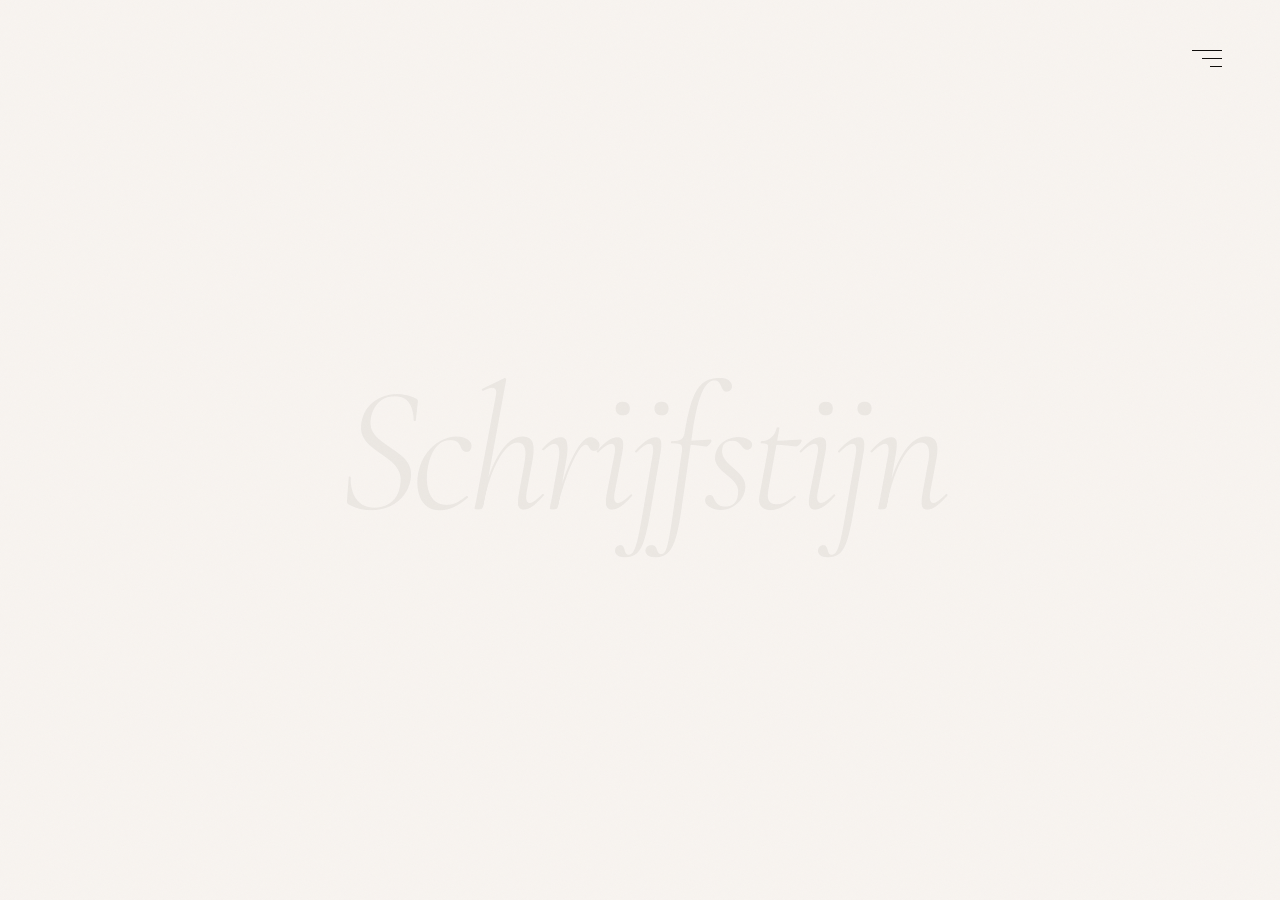
<file: menu.html>
<!DOCTYPE html>
<html lang="nl">
<head>
    <meta charset="UTF-8">
    <meta name="viewport" content="width=device-width, initial-scale=1">
    <title>Menu — Schrijfstijn</title>
    <link rel="preconnect" href="https://fonts.googleapis.com">
    <link rel="preconnect" href="https://fonts.gstatic.com" crossorigin>
    <link href="https://fonts.googleapis.com/css2?family=Cormorant+Garamond:ital,wght@0,300;0,400;1,300;1,400&family=Italianno&display=swap" rel="stylesheet">
    <style>
        *, *::before, *::after { box-sizing: border-box; margin: 0; padding: 0; }

        :root {
            --bg:     #f8f4f0;
            --ink:    #0d0b09;
            --red:    #D53212;
            --muted:  #4a433d;
            --rule:   rgba(13,11,9,0.1);
            --ease:   cubic-bezier(0.76, 0, 0.24, 1);
            --spring: cubic-bezier(0.34, 1.12, 0.64, 1);
        }

        html, body {
            width: 100%; height: 100%;
            background: #f8f4f0;
            font-family: "Cormorant Garamond", serif;
            -webkit-font-smoothing: antialiased;
            overflow: hidden;
        }

        /* ── Demo background ── */
        .demo-bg {
            position: fixed; inset: 0;
            display: flex; align-items: center; justify-content: center;
            pointer-events: none; user-select: none;
        }
        .demo-bg p {
            font-size: clamp(5rem, 14vw, 13rem);
            font-weight: 300; font-style: italic;
            color: rgba(13,11,9,0.05); letter-spacing: -0.04em;
        }

        /* ── Grain ── */
        .grain {
            position: fixed; inset: -50%; width: 200%; height: 200%;
            pointer-events: none; z-index: 99999; opacity: 0.03;
            background-image: url("data:image/svg+xml,%3Csvg viewBox='0 0 256 256' xmlns='http://www.w3.org/2000/svg'%3E%3Cfilter id='n'%3E%3CfeTurbulence type='fractalNoise' baseFrequency='0.9' numOctaves='4' stitchTiles='stitch'/%3E%3C/filter%3E%3Crect width='100%25' height='100%25' filter='url(%23n)'/%3E%3C/svg%3E");
            background-size: 128px 128px;
            animation: grain 0.5s steps(1) infinite;
        }
        @keyframes grain {
            0%  { transform: translate(0,0); }
            20% { transform: translate(-5%,-8%); }
            40% { transform: translate(-10%,5%); }
            60% { transform: translate(4%,-6%); }
            80% { transform: translate(-6%,3%); }
        }

        /* ── Trigger ── */
        .trigger {
            position: fixed; top: 2.5rem; right: 3rem;
            z-index: 1001; cursor: pointer;
            background: none; border: none; padding: 0.625rem;
            display: flex; flex-direction: column; align-items: flex-end; gap: 7px;
        }
        .trigger__bar {
            display: block; height: 1px; background: #0d0b09;
            transition: width 0.5s var(--ease), transform 0.55s var(--ease),
                        background-color 0.3s, opacity 0.3s;
        }
        .trigger__bar:nth-child(1) { width: 30px; }
        .trigger__bar:nth-child(2) { width: 20px; }
        .trigger__bar:nth-child(3) { width: 12px; }
        .trigger:hover .trigger__bar { width: 30px; }
        .trigger.is-open .trigger__bar { background-color: var(--cream); }
        .trigger.is-open .trigger__bar:nth-child(1) { width: 30px; transform: translateY(8px) rotate(45deg); }
        .trigger.is-open .trigger__bar:nth-child(2) { opacity: 0; transform: scaleX(0); }
        .trigger.is-open .trigger__bar:nth-child(3) { width: 30px; transform: translateY(-8px) rotate(-45deg); }

        /* ── Overlay — sweeps from right like ink across parchment ── */
        .overlay {
            position: fixed; inset: 0; z-index: 1000;
            pointer-events: none;
            clip-path: inset(0 0 0 100%);
            transition: clip-path 0.72s var(--ease);
        }
        .overlay.is-open {
            pointer-events: all;
            clip-path: inset(0 0 0 0%);
            transition: clip-path 0.88s var(--ease);
        }

        /* Dark canvas */
        .canvas {
            position: absolute; inset: 0;
            background: var(--bg);
            display: flex; flex-direction: column;
        }

        /* ── Top bar ── */
        .top-bar {
            flex-shrink: 0;
            display: flex; align-items: center; gap: 1.25rem;
            padding: 2.25rem 3rem;
            opacity: 0; transform: translateY(-6px);
            transition: opacity 0.48s ease 0.28s, transform 0.48s var(--ease) 0.28s;
        }
        .overlay.is-open .top-bar { opacity: 1; transform: translateY(0); }
        .overlay:not(.is-open) .top-bar { transition-delay: 0s; }

        .top-label {
            font-size: 0.5625rem; letter-spacing: 0.28em;
            text-transform: uppercase; color: var(--muted); white-space: nowrap;
        }
        .top-rule {
            flex: 1; height: 1px; background: var(--rule);
            transform: scaleX(0); transform-origin: left;
            transition: transform 0.85s var(--ease) 0.34s;
        }
        .overlay.is-open .top-rule { transform: scaleX(1); }
        .overlay:not(.is-open) .top-rule { transition-delay: 0s; }

        .top-counter {
            font-family: "Italianno", serif;
            font-size: 1.375rem; color: var(--red); line-height: 1;
            min-width: 3rem; text-align: right;
            transition: opacity 0.18s;
        }

        /* ── Dividers ── */
        .divider {
            flex-shrink: 0; height: 1px; background: var(--rule);
            transform: scaleX(0); transform-origin: left;
        }
        .divider--top { transition: transform 0.85s var(--ease) 0.22s; }
        .divider--bot { transition: transform 0.85s var(--ease) 0.46s; }
        .overlay.is-open .divider { transform: scaleX(1); }
        .overlay:not(.is-open) .divider { transform: scaleX(0); transition-delay: 0s; }

        /* ── Body ── */
        .body {
            flex: 1; overflow: hidden;
            display: grid; grid-template-columns: 62% 38%;
        }

        /* ── Nav list ── */
        .nav-list {
            list-style: none;
            display: flex; flex-direction: column; justify-content: center;
            border-right: 1px solid var(--rule);
        }

        .nav-item {
            position: relative;
            border-bottom: 1px solid var(--rule);
            transition: background 0.35s ease;
        }
        .nav-item:first-child { border-top: 1px solid var(--rule); }
        .nav-item.is-hovered { background: rgba(255,255,255,0.02); }

        /* Vertical red pen-stroke — draws down on hover */
        .nav-item::after {
            content: '';
            position: absolute; left: 0; top: 0;
            width: 2px; height: 0;
            background: linear-gradient(to bottom, transparent, var(--red) 20%, var(--red) 80%, transparent);
            transition: height 0.42s var(--ease);
        }
        .nav-item.is-hovered::after { height: 100%; }

        /* Slide-up reveal */
        .nav-item__inner {
            display: flex; align-items: center; gap: 1.75rem;
            padding: 2.4vh 3rem;
            transform: translateY(44px); opacity: 0;
            transition: transform 0.8s var(--ease), opacity 0.8s ease;
        }
        .nav-item:nth-child(1) .nav-item__inner { transition-delay: 0.32s; }
        .nav-item:nth-child(2) .nav-item__inner { transition-delay: 0.41s; }
        .nav-item:nth-child(3) .nav-item__inner { transition-delay: 0.50s; }
        .nav-item:nth-child(4) .nav-item__inner { transition-delay: 0.59s; }
        .overlay.is-open .nav-item__inner { transform: translateY(0); opacity: 1; }
        .overlay:not(.is-open) .nav-item__inner {
            transition-delay: 0s !important;
            transition-duration: 0.2s !important;
        }

        /* Number */
        .nav-num {
            font-family: "Italianno", serif;
            font-size: clamp(1.25rem, 2vw, 2.25rem);
            color: rgba(213,50,18,0.38); line-height: 1;
            flex-shrink: 0; width: 2.5rem; text-align: right;
            transition: color 0.3s ease, transform 0.38s var(--spring);
        }
        .nav-item.is-hovered .nav-num {
            color: var(--red); transform: translateX(0.375rem);
        }

        /* Main link */
        .nav-link {
            font-style: italic; font-weight: 300;
            font-size: clamp(2.75rem, min(8.5vw, 9vh), 7.75rem);
            line-height: 0.88; letter-spacing: -0.03em;
            color: rgba(240,236,232,0.52);
            text-decoration: none; display: block; white-space: nowrap;
            transition: color 0.32s ease, transform 0.4s var(--spring);
            will-change: transform;
        }
        .nav-item.is-hovered .nav-link {
            color: var(--cream); transform: translateX(0.625rem);
        }
        /* Deep dim when a different item is hovered */
        .overlay.has-hover .nav-item:not(.is-hovered) .nav-link {
            color: rgba(240,236,232,0.1);
        }
        .overlay.has-hover .nav-item:not(.is-hovered) .nav-num {
            color: rgba(213,50,18,0.12);
        }

        /* Sub-label */
        .nav-sub {
            font-family: "Italianno", serif;
            font-size: clamp(0.875rem, 1.25vw, 1.375rem);
            color: rgba(240,236,232,0.28); line-height: 1; white-space: nowrap;
            margin-left: auto;
            opacity: 0; transform: translateX(12px);
            transition: opacity 0.28s ease 0.05s, transform 0.35s var(--spring) 0.05s;
        }
        .nav-item.is-hovered .nav-sub { opacity: 1; transform: translateX(0); }

        /* Active page marker — small red diamond (matches site motif) */
        .nav-item[data-active] .nav-link {
            color: rgba(240,236,232,0.75);
        }
        .nav-item[data-active] .nav-num { color: rgba(213,50,18,0.65); }
        .nav-item[data-active]::before {
            content: '';
            position: absolute;
            left: 2.875rem; top: 50%; margin-top: -3px;
            width: 5px; height: 5px;
            background: var(--red);
            transform: rotate(45deg);
            border-radius: 0;
            opacity: 0;
            transition: opacity 0.5s ease 0.65s;
        }
        .overlay.is-open .nav-item[data-active]::before { opacity: 1; }

        /* ── Photo panel ── */
        .photo-panel { position: relative; overflow: hidden; }

        .photo-mono {
            position: absolute; inset: 0;
            display: flex; align-items: center; justify-content: center;
            font-family: "Italianno", serif;
            font-size: clamp(8rem, 18vw, 22rem);
            color: transparent;
            -webkit-text-stroke: 1px rgba(240,236,232,0.05);
            user-select: none; pointer-events: none;
            opacity: 0; transition: opacity 0.55s ease 0.52s;
        }
        .overlay.is-open .photo-mono { opacity: 1; }
        .overlay.has-hover .photo-mono { opacity: 0; transition-delay: 0s; }

        .photo-label {
            position: absolute; bottom: 4vh; right: 2.5rem;
            writing-mode: vertical-rl; transform: rotate(180deg);
            font-size: 0.5rem; letter-spacing: 0.26em; text-transform: uppercase;
            color: rgba(240,236,232,0.16);
            user-select: none; pointer-events: none;
            opacity: 0; transition: opacity 0.6s ease 0.64s;
        }
        .overlay.is-open .photo-label { opacity: 1; }

        .nav-photo {
            position: absolute; inset: 0;
            width: 100%; height: 100%;
            object-fit: cover; object-position: center 20%;
            opacity: 0; transform: scale(1.07);
            transition: opacity 0.55s ease, transform 0.55s var(--ease);
            pointer-events: none;
        }
        .nav-photo.is-visible { opacity: 0.82; transform: scale(1); }

        /* ── Footer ── */
        .footer-bar {
            flex-shrink: 0;
            display: flex; align-items: center; gap: 1.5rem;
            padding: 1.75rem 3rem;
            opacity: 0; transform: translateY(5px);
            transition: opacity 0.48s ease 0.58s, transform 0.48s var(--ease) 0.58s;
        }
        .overlay.is-open .footer-bar { opacity: 1; transform: translateY(0); }
        .overlay:not(.is-open) .footer-bar { transition-delay: 0s; }

        .footer-brand {
            font-family: "Italianno", serif;
            font-size: 2rem; color: var(--red); line-height: 1;
        }
        .footer-sep {
            flex: 1; height: 1px; background: var(--rule);
            transform: scaleX(0); transform-origin: left;
            transition: transform 0.85s var(--ease) 0.65s;
        }
        .overlay.is-open .footer-sep { transform: scaleX(1); }
        .overlay:not(.is-open) .footer-sep { transition-delay: 0s; }

        .footer-meta {
            font-size: 0.5625rem; letter-spacing: 0.18em;
            text-transform: uppercase; color: var(--muted);
            text-align: right; line-height: 2.4;
        }
        .footer-meta a { color: var(--muted); text-decoration: none; transition: color 0.22s; }
        .footer-meta a:hover { color: var(--cream); }

        /* ── Custom cursor ── */
        .cursor {
            position: fixed; top: 0; left: 0;
            width: 32px; height: 32px;
            border: 1px solid rgba(240,236,232,0.2);
            border-radius: 50%; pointer-events: none; z-index: 9998;
            transform: translate(-50%,-50%) scale(0);
            transition: transform 0.42s var(--spring), width 0.42s var(--spring),
                        height 0.42s var(--spring), border-color 0.28s;
            display: flex; align-items: center; justify-content: center;
        }
        .cursor.is-active { transform: translate(-50%,-50%) scale(1); }
        .cursor.is-hover  { width: 52px; height: 52px; border-color: rgba(213,50,18,0.6); }
        .cursor__arrow {
            position: absolute;
            font-family: "Cormorant Garamond", serif;
            font-size: 0.75rem; color: var(--red);
            opacity: 0; transition: opacity 0.2s;
        }
        .cursor.is-hover .cursor__arrow { opacity: 1; }

        /* ── A11y ── */
        .sr-only {
            position: absolute; width: 1px; height: 1px; padding: 0;
            margin: -1px; overflow: hidden; clip: rect(0,0,0,0);
            white-space: nowrap; border: 0;
        }

        /* ── Desktop media queries ── */
        @media (min-width: 1920px) {
            .trigger { top: 3rem; right: 4rem; }
            .top-bar, .footer-bar { padding-left: 4rem; padding-right: 4rem; }
            .nav-item__inner { padding-left: 4rem; padding-right: 4rem; }
        }
        @media (min-width: 2560px) {
            .trigger { top: 3.5rem; right: 5rem; }
            .top-bar, .footer-bar { padding-left: 5rem; padding-right: 5rem; }
            .nav-item__inner { padding-left: 5rem; }
        }
    </style>
</head>
<body>

<div class="grain" aria-hidden="true"></div>
<div class="cursor" id="cursor" aria-hidden="true">
    <span class="cursor__arrow">→</span>
</div>
<div class="demo-bg" aria-hidden="true"><p>Schrijfstijn</p></div>

<!-- Trigger -->
<button class="trigger" id="trigger"
    aria-expanded="false" aria-controls="overlay"
    aria-label="Menu openen">
    <span class="trigger__bar"></span>
    <span class="trigger__bar"></span>
    <span class="trigger__bar"></span>
</button>

<!-- Navigation overlay -->
<nav class="overlay" id="overlay"
    aria-hidden="true" aria-label="Hoofdnavigatie">
    <div class="canvas">

        <header class="top-bar">
            <span class="top-label">— Navigatie</span>
            <span class="top-rule"></span>
            <span class="top-counter" id="topCounter">01</span>
        </header>

        <div class="divider divider--top"></div>

        <div class="body">

            <ul class="nav-list" id="navList">

                <li class="nav-item" data-photo="p-home" data-idx="01" data-href="index.html">
                    <div class="nav-item__inner">
                        <span class="nav-num">01</span>
                        <a class="nav-link" href="./index.html">Home</a>
                        <span class="nav-sub">De thuisbasis</span>
                    </div>
                </li>

                <li class="nav-item" data-photo="p-diensten" data-idx="02" data-href="diensten.html">
                    <div class="nav-item__inner">
                        <span class="nav-num">02</span>
                        <a class="nav-link" href="./diensten.html">Diensten</a>
                        <span class="nav-sub">Songwriting · Productie · Consulting</span>
                    </div>
                </li>

                <li class="nav-item" data-photo="p-over" data-idx="03" data-href="over.html">
                    <div class="nav-item__inner">
                        <span class="nav-num">03</span>
                        <a class="nav-link" href="./over.html">Over</a>
                        <span class="nav-sub">Ontmoet Stijn Bouvé</span>
                    </div>
                </li>

                <li class="nav-item" data-photo="p-contact" data-idx="04" data-href="contact.html">
                    <div class="nav-item__inner">
                        <span class="nav-num">04</span>
                        <a class="nav-link" href="#contact">Contact</a>
                        <span class="nav-sub">Start een aanvraag</span>
                    </div>
                </li>

            </ul>

            <div class="photo-panel" id="photoPanel">
                <div class="photo-mono" aria-hidden="true">S</div>
                <p class="photo-label" aria-hidden="true">Est. 2016 · België</p>

                <img id="p-home"     class="nav-photo"
                     src="./Schrijfstijn%20home%20page/schrijfstijnhero.png"
                     alt="" aria-hidden="true">
                <img id="p-diensten" class="nav-photo"
                     src="./Schrijfstijn%20home%20page/svc-songwriting.jpg"
                     alt="" aria-hidden="true">
                <img id="p-over"     class="nav-photo"
                     src="./Schrijfstijn%20home%20page/stijn-portrait.png"
                     alt="" aria-hidden="true">
                <img id="p-contact"  class="nav-photo"
                     src="./Schrijfstijn%20home%20page/studio-100.png"
                     alt="" aria-hidden="true">
            </div>

        </div>

        <div class="divider divider--bot"></div>

        <footer class="footer-bar">
            <span class="footer-brand">Schrijfstijn</span>
            <span class="footer-sep"></span>
            <div class="footer-meta">
                <a href="mailto:info@schrijfstijn.be">info@schrijfstijn.be</a><br>
                Songwriting &amp; Audio Productie
            </div>
        </footer>

    </div>
</nav>

<script>
    const trigger = document.getElementById('trigger');
    const overlay = document.getElementById('overlay');
    const counter = document.getElementById('topCounter');
    const cursor  = document.getElementById('cursor');
    const items   = [...overlay.querySelectorAll('.nav-item')];
    let isOpen = false;

    /* ── Active page marker ── */
    const page = window.location.pathname.split('/').pop() || 'index.html';
    items.forEach(item => {
        if (item.dataset.href === page) item.dataset.active = '1';
    });

    /* ── Open / close ── */
    function open() {
        isOpen = true;
        trigger.classList.add('is-open');
        trigger.setAttribute('aria-expanded', 'true');
        trigger.setAttribute('aria-label', 'Menu sluiten');
        overlay.classList.add('is-open');
        overlay.setAttribute('aria-hidden', 'false');
        document.body.style.overflow = 'hidden';
    }

    function close() {
        isOpen = false;
        trigger.classList.remove('is-open');
        trigger.setAttribute('aria-expanded', 'false');
        trigger.setAttribute('aria-label', 'Menu openen');
        overlay.classList.remove('is-open');
        overlay.setAttribute('aria-hidden', 'true');
        document.body.style.overflow = '';
        clearHover();
    }

    trigger.addEventListener('click', () => isOpen ? close() : open());
    document.addEventListener('keydown', e => { if (e.key === 'Escape' && isOpen) close(); });
    overlay.querySelectorAll('.nav-link').forEach(l => l.addEventListener('click', close));

    /* ── Photo / hover state ── */
    function clearHover() {
        items.forEach(el => el.classList.remove('is-hovered'));
        overlay.classList.remove('has-hover');
        overlay.querySelectorAll('.nav-photo').forEach(p => p.classList.remove('is-visible'));
        counter.textContent = '01';
    }

    items.forEach(item => {
        const photo = document.getElementById(item.dataset.photo);
        const idx   = item.dataset.idx || '01';

        item.addEventListener('mouseenter', () => {
            items.forEach(el => el.classList.remove('is-hovered'));
            overlay.querySelectorAll('.nav-photo').forEach(p => p.classList.remove('is-visible'));
            item.classList.add('is-hovered');
            overlay.classList.add('has-hover');
            if (photo) photo.classList.add('is-visible');
            counter.textContent = idx;
        });

        item.addEventListener('mouseleave', () => {
            item.classList.remove('is-hovered');
            if (photo) photo.classList.remove('is-visible');
            if (!items.some(el => el.classList.contains('is-hovered'))) {
                overlay.classList.remove('has-hover');
                counter.textContent = '01';
            }
        });
    });

    /* ── Custom cursor (lerp) ── */
    let mx = window.innerWidth / 2, my = window.innerHeight / 2;
    let cx = mx, cy = my;

    document.addEventListener('mousemove', e => { mx = e.clientX; my = e.clientY; });
    overlay.addEventListener('mouseenter', () => cursor.classList.add('is-active'));
    overlay.addEventListener('mouseleave', () => cursor.classList.remove('is-active', 'is-hover'));

    overlay.querySelectorAll('.nav-link, .footer-meta a').forEach(el => {
        el.addEventListener('mouseenter', () => cursor.classList.add('is-hover'));
        el.addEventListener('mouseleave', () => cursor.classList.remove('is-hover'));
    });

    (function loop() {
        cx += (mx - cx) * 0.12;
        cy += (my - cy) * 0.12;
        cursor.style.left = cx + 'px';
        cursor.style.top  = cy + 'px';
        requestAnimationFrame(loop);
    })();
</script>
</body>
</html>
</file>
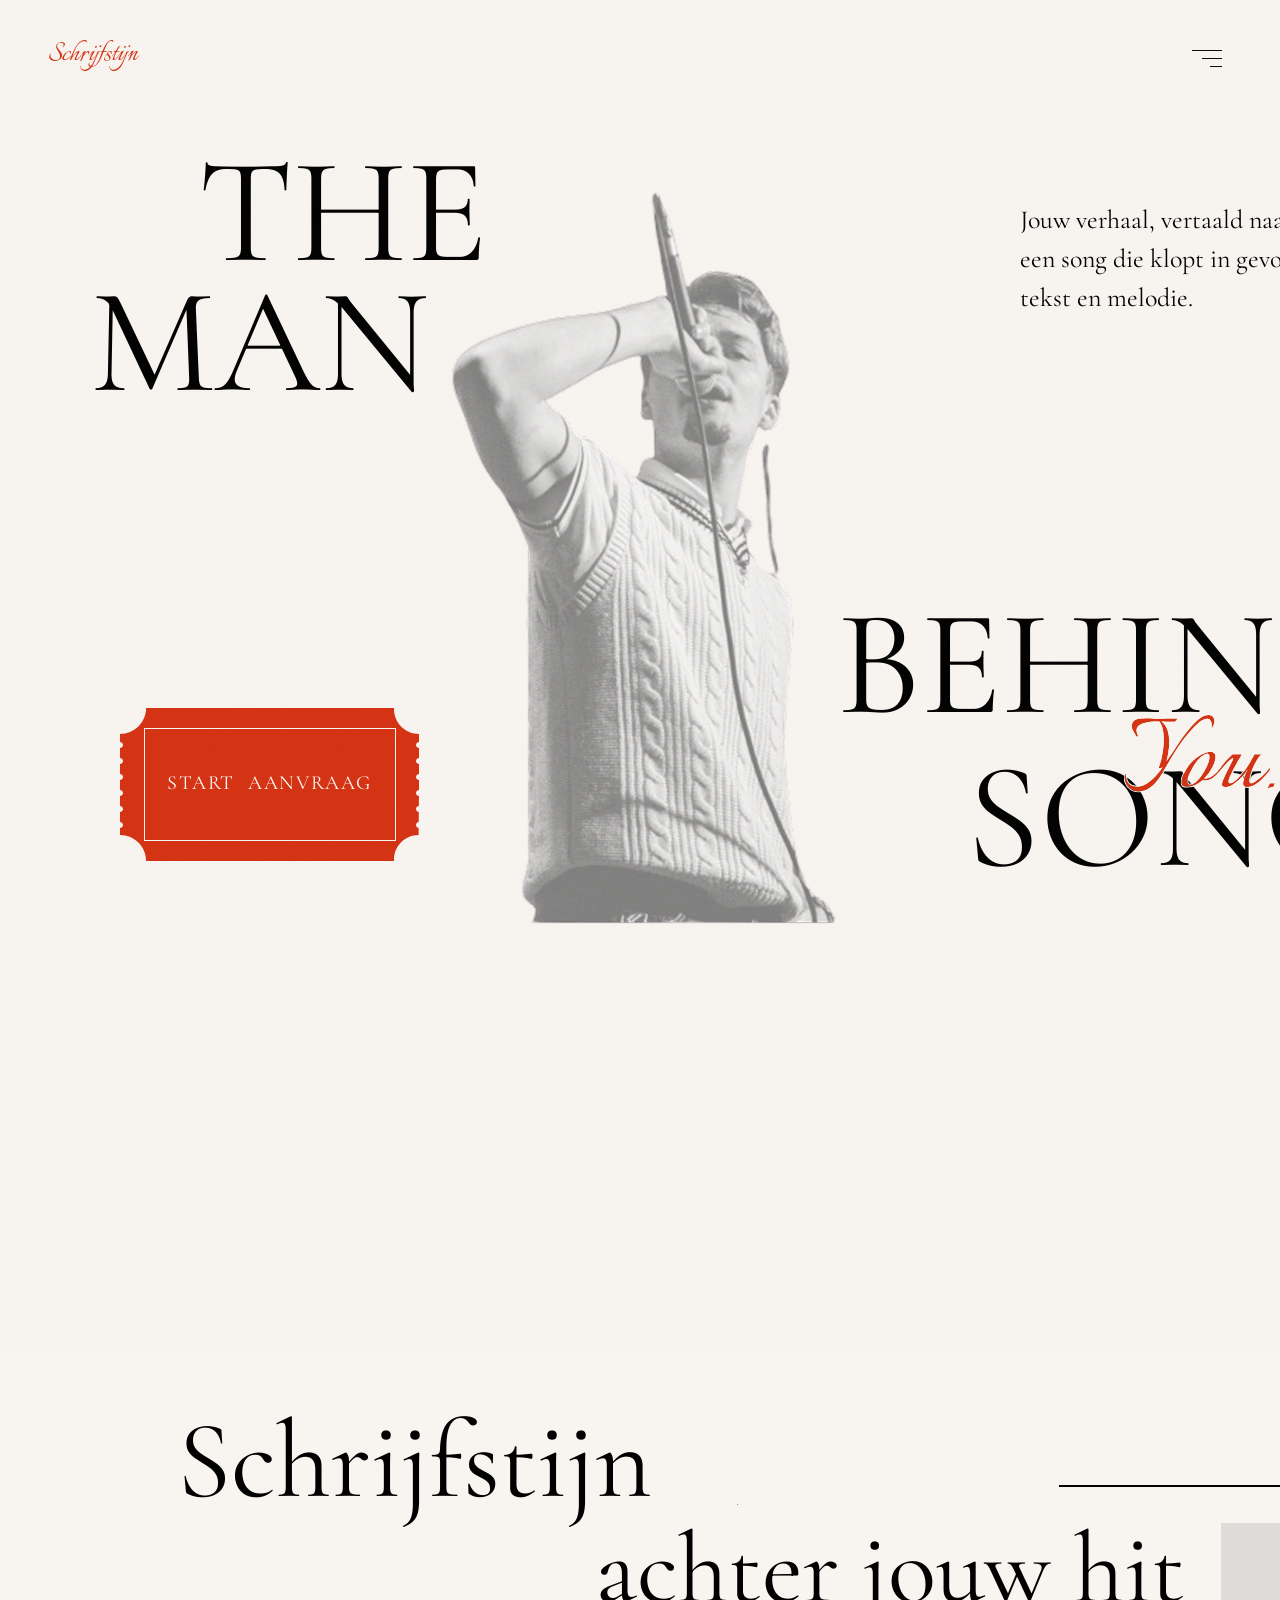
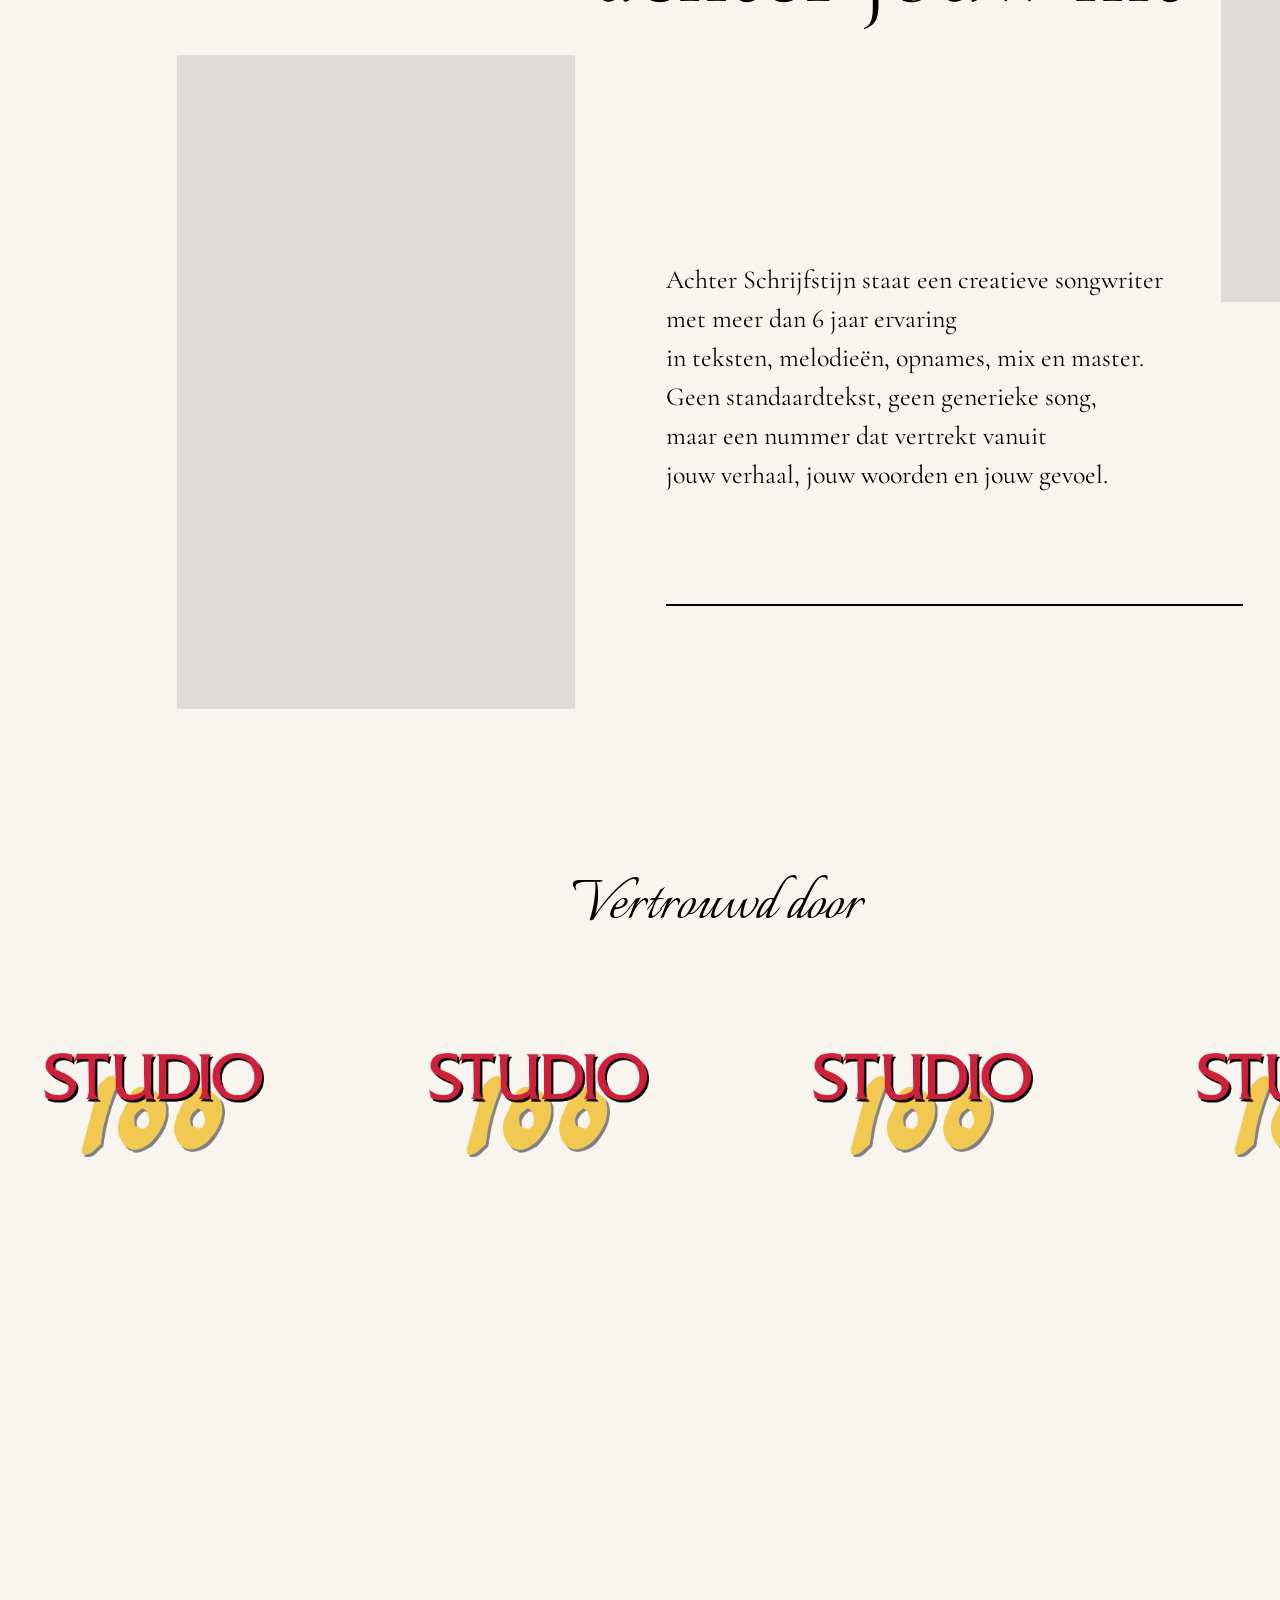
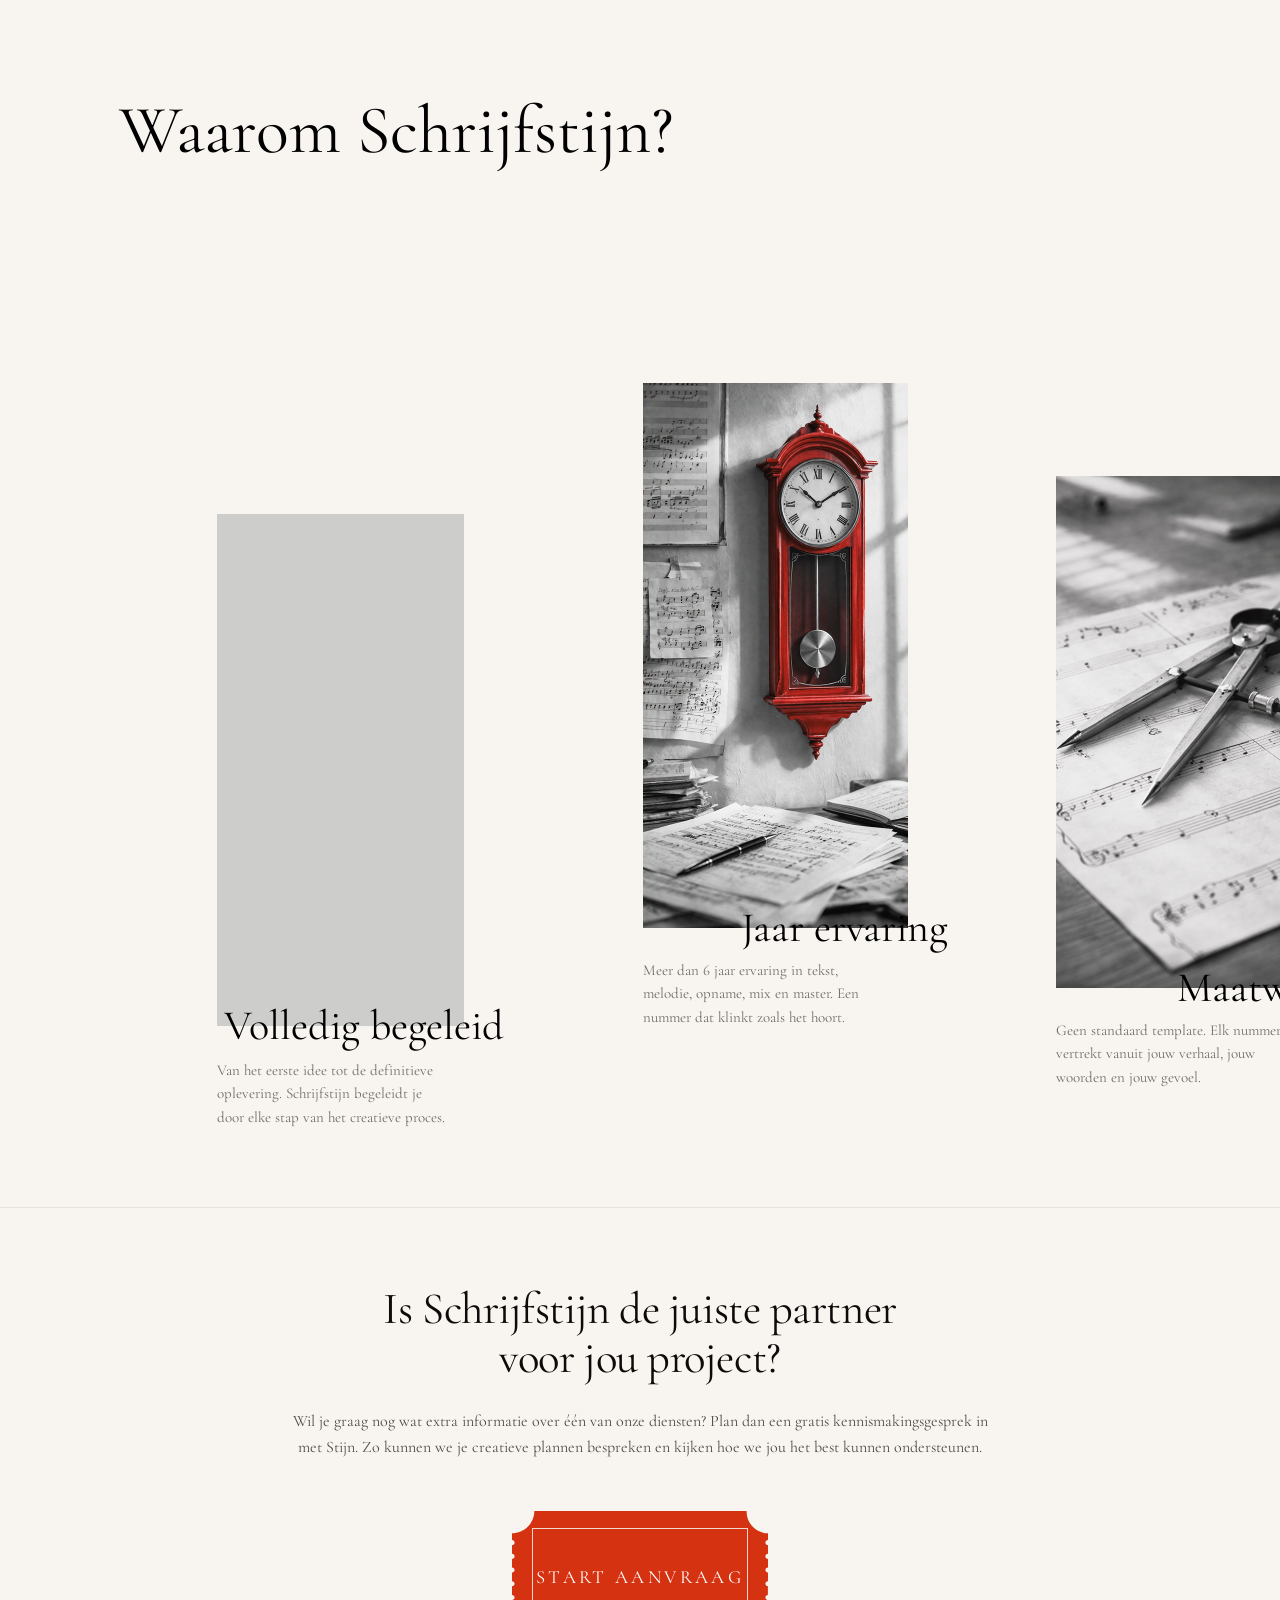
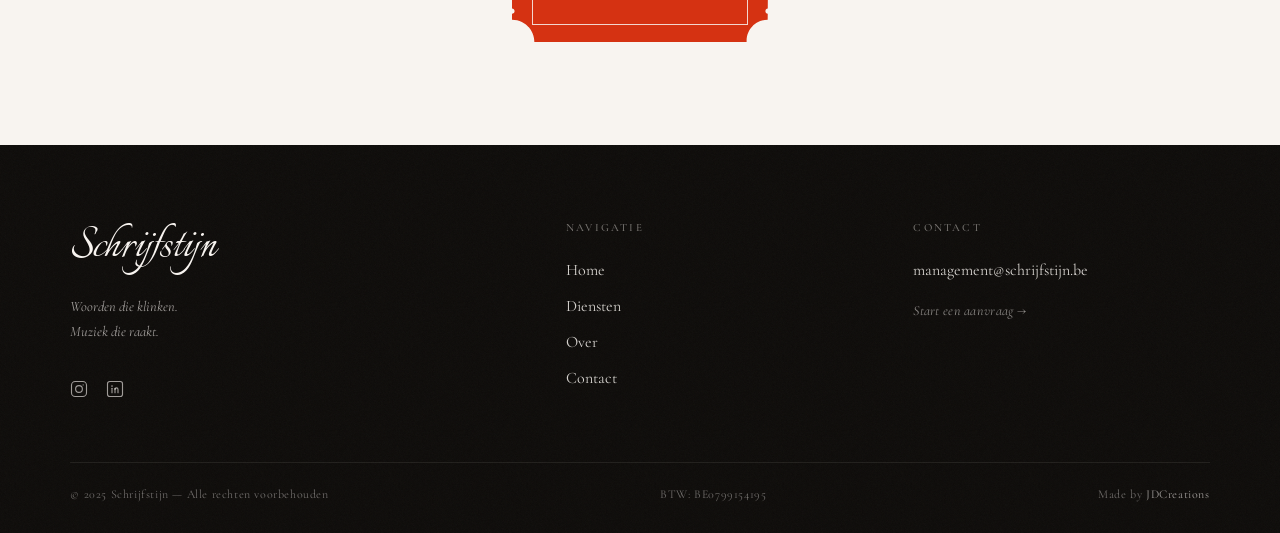
<file: over.html>
<!DOCTYPE html>
<html lang="nl">
<head>
    <meta charset="UTF-8">
    <meta name="viewport" content="initial-scale=1, width=device-width, viewport-fit=cover">
    <title>Over Schrijfstijn</title>

    <link rel="preconnect" href="https://fonts.googleapis.com">
    <link rel="preconnect" href="https://fonts.gstatic.com" crossorigin>
    <link href="https://fonts.googleapis.com/css2?family=Cormorant+Garamond:ital,wght@0,300;0,400;0,500;1,300;1,400&family=Italianno&display=swap" rel="stylesheet">
    <link rel="stylesheet" href="./menu.css">
    <link rel="stylesheet" href="./footer.css">

    <style>
        html {
            font-size: clamp(16px, min(1.1111vw, 1.4815vh), 42.667px);
        }

        /* ── Reset & base ── */
        * { box-sizing: border-box; }

        body {
            margin: 0;
            background: #f8f4f0;
            font-family: "Cormorant Garamond", serif;
            font-weight: 400;
            color: #000;
            line-height: normal;
            -webkit-font-smoothing: antialiased;
        }

        /* ── Hero ── */
        .os-hero {
            position: relative;
            width: 90rem;
            height: 58.75rem;
            margin: 0 auto;
            overflow: hidden;
        }

        /* ── Large typographic words ── */
        .os-word {
            position: absolute;
            margin: 0;
            font-weight: 400;
            font-size: 9.375rem;
            line-height: 1;
            white-space: nowrap;
            color: #000;
            opacity: 0;
            transform: translateY(1.25rem);
            filter: blur(0.5rem);
            animation: os-word-in 0.77s cubic-bezier(0.22, 0.61, 0.36, 1) forwards;
        }

        #os-the    { left: 12.375rem; top: 8.5625rem; animation-delay: 0.08s; }
        #os-man    { left:  5.625rem; top: 16.6875rem; animation-delay: 0.22s; }
        #os-behind { left: 52.3125rem; top: 36.8125rem; animation-delay: 0.60s; }
        #os-song   { left: 60.375rem; top: 46.375rem; animation-delay: 0.76s; }

        /* ── Hero photo (removebg — transparent) ── */
        .os-photo {
            position: absolute;
            left: 26.1875rem;
            top: 9.875rem;
            width: 33.4375rem;
            height: 47.875rem;
            object-fit: cover;
            display: block;
            opacity: 0;
            transform: scale(1.04) translateY(0.625rem);
            animation: os-photo-in 1.4s cubic-bezier(0.16, 1, 0.3, 1) 0.38s forwards;
        }

        /* ── Body text ── */
        .os-body {
            position: absolute;
            left: 63.75rem;
            top: 12.5rem;
            width: 21.9375rem;
            margin: 0;
            font-size: 1.625rem;
            line-height: 1.5;
        }

        .os-body-line {
            display: block;
            opacity: 0;
            transform: translateY(0.625rem);
            animation: os-soft-in 0.64s cubic-bezier(0.22, 0.61, 0.36, 1) forwards;
        }

        .os-body-line:nth-child(1) { animation-delay: 0.90s; }
        .os-body-line:nth-child(2) { animation-delay: 1.02s; }
        .os-body-line:nth-child(3) { animation-delay: 1.14s; }

        /* ── "Your" red script SVG ── */
        .os-your {
            position: absolute;
            left: 70.125rem;
            top: 44.625rem;
            width: 11.5893rem;
            height: 4.9644rem;
            max-width: none;
            display: block;
        }

        .os-hero img[data-src] { visibility: hidden; }

        /* ── CTA button (ticket shape) ── */
        .os-cta {
            position: absolute;
            left: 7.5rem;
            top: 44.25rem;
            width: 18.6875rem;
            height: 9.5625rem;
            display: block;
            text-decoration: none;
            opacity: 0;
            transform: translateY(0.75rem);
            animation: os-soft-in 0.64s cubic-bezier(0.22, 0.61, 0.36, 1) 1.28s forwards;
        }

        .os-cta-ticket {
            position: absolute;
            inset: 0;
            width: 100%;
            height: 100%;
            display: block;
        }

        .os-cta-border {
            position: absolute;
            left: 1.5rem;
            top: 1.25rem;
            width: 15.75rem;
            height: 7.0625rem;
            border: 0.0776rem solid #f8f4f0;
            pointer-events: none;
        }

        .os-cta-label {
            position: absolute;
            left: 0;
            right: 0;
            top: 3.9375rem;
            text-align: center;
            font-size: 1.25rem;
            letter-spacing: 0.08em;
            color: #fff;
            white-space: nowrap;
        }

        /* ── Keyframes ── */
        @keyframes os-word-in {
            to { opacity: 1; transform: translateY(0); filter: blur(0); }
        }

        @keyframes os-soft-in {
            to { opacity: 1; transform: translateY(0); }
        }

        @keyframes os-photo-in {
            to { opacity: 1; transform: scale(1) translateY(0); }
        }

        @media (prefers-reduced-motion: reduce) {
            .os-word,
            .os-body-line,
            .os-cta,
            .os-photo {
                animation: none;
                opacity: 1;
                transform: none;
                filter: none;
            }
        }

        /* ── Over ons section ──
           height trimmed so photo-large bottom (1024) sits 2px above section end.
           margin-top 345 → V_hero_oo = 16 + 345 + 121 = 482px (matches old V_oo_vd). */
        .oo {
            position: relative;
            width: 90rem;
            height: 64.125rem;
            margin: 21.5625rem auto 0;
            overflow: hidden;
            background: #f8f4f0;
        }

        .oo img[data-src] { visibility: hidden; }

        /* "Schrijfstijn" title */
        .oo-title {
            position: absolute;
            left: 11.0625rem;
            top: 7.5625rem;
            margin: 0;
            font-size: 6.875rem;
            font-weight: 400;
            line-height: 1;
            white-space: nowrap;
            color: #000;
            opacity: 0;
            transform: translateY(1.25rem);
            filter: blur(0.5rem);
            transition: opacity 0.77s cubic-bezier(0.22, 0.61, 0.36, 1),
                        transform 0.77s cubic-bezier(0.22, 0.61, 0.36, 1),
                        filter 0.77s cubic-bezier(0.22, 0.61, 0.36, 1);
        }

        /* "achter jouw hit" */
        .oo-subtitle {
            position: absolute;
            left: 37.1875rem;
            top: 14.6875rem;
            width: 37.0625rem;
            margin: 0;
            font-size: 6.25rem;
            font-weight: 400;
            line-height: 1;
            color: #000;
            opacity: 0;
            transform: translateY(1.25rem);
            filter: blur(0.375rem);
            transition: opacity 0.77s cubic-bezier(0.22, 0.61, 0.36, 1) 0.14s,
                        transform 0.77s cubic-bezier(0.22, 0.61, 0.36, 1) 0.14s,
                        filter 0.77s cubic-bezier(0.22, 0.61, 0.36, 1) 0.14s;
        }

        /* "De persoon" animated red script */
        .oo-script {
            position: absolute;
            left: 46.05rem;
            top: 10.1938rem;
            width: 18.5502rem;
            height: 5.6188rem;
            max-width: none;
            display: block;
        }

        /* Decorative horizontal lines */
        .oo-line-1 {
            position: absolute;
            left: 66.1875rem;
            top: 12.5rem;
            width: 22.375rem;
            height: 0.125rem;
            background: #000;
            transform-origin: left center;
            transform: scaleX(0);
            transition: transform 0.64s cubic-bezier(0.22, 0.61, 0.36, 1) 0.1s;
        }

        .oo-line-2 {
            position: absolute;
            left: 41.625rem;
            top: 57.4375rem;
            width: 36.0625rem;
            height: 0.125rem;
            background: #000;
            transform-origin: left center;
            transform: scaleX(0);
            transition: transform 0.64s cubic-bezier(0.22, 0.61, 0.36, 1);
        }

        /* Large photo (left) */
        .oo-photo-large {
            position: absolute;
            left: 11.0625rem;
            top: 23.125rem;
            width: 24.875rem;
            height: 40.875rem;
            background: #d7d6d4;
            opacity: 0;
            transform: scale(1.04) translateY(0.625rem);
            transition: opacity 1.4s cubic-bezier(0.16, 1, 0.3, 1) 0.2s,
                        transform 1.4s cubic-bezier(0.16, 1, 0.3, 1) 0.2s;
        }

        /* Small photo (right) */
        .oo-photo-small {
            position: absolute;
            left: 76.3125rem;
            top: 14.875rem;
            width: 13.6653rem;
            height: 23.6875rem;
            background: #d7d6d4;
            opacity: 0;
            transform: translateY(0.875rem);
            transition: opacity 1.0s cubic-bezier(0.16, 1, 0.3, 1) 0.1s,
                        transform 1.0s cubic-bezier(0.16, 1, 0.3, 1) 0.1s;
        }

        /* Body text */
        .oo-body {
            position: absolute;
            left: 41.625rem;
            top: 35.9375rem;
            width: 32.625rem;
            margin: 0;
            font-size: 1.625rem;
            line-height: 1.5;
        }

        .oo-body-line {
            display: block;
            opacity: 0;
            transform: translateY(0.625rem);
            transition: opacity 0.64s cubic-bezier(0.22, 0.61, 0.36, 1),
                        transform 0.64s cubic-bezier(0.22, 0.61, 0.36, 1);
        }

        /* ── Visible states ── */
        .oo-title.is-visible,
        .oo-subtitle.is-visible {
            opacity: 1;
            transform: translateY(0);
            filter: blur(0);
        }

        .oo-line-1.is-visible,
        .oo-line-2.is-visible { transform: scaleX(1); }

        .oo-photo-large.is-visible {
            opacity: 0.8;
            transform: scale(1) translateY(0);
        }

        .oo-photo-small.is-visible {
            opacity: 0.8;
            transform: translateY(0);
        }

        .oo-body-line.is-visible {
            opacity: 1;
            transform: translateY(0);
        }

        @media (prefers-reduced-motion: reduce) {
            .oo-title, .oo-subtitle, .oo-body-line { transition: none; opacity: 1; transform: none; filter: none; }
            .oo-line-1, .oo-line-2 { transition: none; transform: scaleX(1); }
            .oo-photo-large { transition: none; opacity: 0.8; transform: none; }
            .oo-photo-small { transition: none; opacity: 0.8; transform: none; }
        }

        /* ── Vertrouwd door section ──
           margin-top 0 → V_oo_vd = 2 (.oo trailing) + 0 + 161 (.vd-title top) = 163px
           (matches old logos→Waarom-Schrijfstijn distance). */
        .vd {
            position: relative;
            width: 90rem;
            height: 36.25rem;
            margin: 0 auto 0;
            overflow: hidden;
            background: #f8f4f0;
        }

        .vd-title {
            position: absolute;
            left: 35.75rem;
            top: 10.0625rem;
            margin: 0;
            width: 18.5625rem;
            font-family: "Italianno", serif;
            font-size: 4.25rem;
            line-height: 1;
            color: #000;
            white-space: nowrap;
            opacity: 0;
            transform: translateY(1rem);
            transition: opacity 0.9s cubic-bezier(0.22, 0.61, 0.36, 1),
                        transform 0.9s cubic-bezier(0.22, 0.61, 0.36, 1);
        }

        .vd-logo {
            position: absolute;
            top: 17.75rem;
            width: 13.75rem;
            height: 13.75rem;
            object-fit: contain;
            display: block;
            opacity: 0;
            transform: translateY(0.875rem);
            transition: opacity 0.8s cubic-bezier(0.22, 0.61, 0.36, 1),
                        transform 0.8s cubic-bezier(0.22, 0.61, 0.36, 1);
        }

        .vd-logo-1 { left:   2.75rem; transition-delay: 0.08s, 0.08s; }
        .vd-logo-2 { left:  26.8125rem; transition-delay: 0.18s, 0.18s; }
        .vd-logo-3 { left:  50.8125rem; transition-delay: 0.28s, 0.28s; }
        .vd-logo-4 { left: 74.8125rem; transition-delay: 0.38s, 0.38s; }

        .vd-title.is-visible { opacity: 1; transform: translateY(0); }
        .vd-logo.is-visible  { opacity: 1; transform: translateY(0); }

        @media (prefers-reduced-motion: reduce) {
            .vd-title, .vd-logo { transition: none; opacity: 1; transform: none; }
        }

        /* ── USP / Waarom Schrijfstijn section ──
           margin-top 364 → V_vd_usp = 76 (.vd trailing) + 364 + 42 (.usp-title top) = 482px
           (matches old V_oo_vd). */
        .usp {
            position: relative;
            width: 90rem;
            height: 72rem;
            margin: 22.75rem auto 0;
            overflow: hidden;
            background: #f8f4f0;
        }

        .usp img[data-src] { visibility: hidden; }

        .usp-title {
            position: absolute;
            left: 7.4375rem;
            top: 2.625rem;
            margin: 0;
            font-size: 4.25rem;
            font-weight: 400;
            line-height: 1;
            white-space: nowrap;
            color: #000;
            z-index: 1;
            opacity: 0;
            transform: translateY(1.25rem);
            filter: blur(0.375rem);
            transition: opacity 0.77s cubic-bezier(0.22, 0.61, 0.36, 1),
                        transform 0.77s cubic-bezier(0.22, 0.61, 0.36, 1),
                        filter 0.77s cubic-bezier(0.22, 0.61, 0.36, 1);
        }

        .usp-script {
            position: absolute;
            left: 7.4375rem;
            top: 4.375rem;
            width: 49.4375rem;
            height: 6.0625rem;
            max-width: none;
            display: block;
        }

        /* Photos */
        .usp-photo {
            position: absolute;
            object-fit: cover;
            display: block;
            opacity: 0;
            transform: scale(1.04) translateY(0.625rem);
            transition: opacity 1.4s cubic-bezier(0.16, 1, 0.3, 1),
                        transform 1.4s cubic-bezier(0.16, 1, 0.3, 1);
        }

        .usp-photo-placeholder {
            position: absolute;
            left: 13.5625rem;
            top: 28.6875rem;
            width: 15.4375rem;
            height: 32rem;
            background: #c4c4c4;
            opacity: 0;
            transform: scale(1.04) translateY(0.625rem);
            transition: opacity 1.4s cubic-bezier(0.16, 1, 0.3, 1) 0.10s,
                        transform 1.4s cubic-bezier(0.16, 1, 0.3, 1) 0.10s;
        }

        .usp-photo-2 { left: 40.1875rem; top: 20.5rem; width: 16.5625rem; height: 34.0625rem; transition-delay: 0.20s, 0.20s; }
        .usp-photo-3 { left: 66rem; top: 26.3125rem; width: 15.4375rem; height: 32rem; transition-delay: 0.30s, 0.30s; }

        /* Stat numbers */
        .usp-stat {
            position: absolute;
            display: block;
            max-width: none;
            z-index: 2;
            opacity: 0;
            transform: translateY(0.875rem);
            transition: opacity 0.8s cubic-bezier(0.22, 0.61, 0.36, 1),
                        transform 0.8s cubic-bezier(0.22, 0.61, 0.36, 1);
        }

        .usp-stat-1 { left: 11.4125rem; top: 26.9438rem; width: 10.6875rem; height: 3.9375rem; transition-delay: 0.40s, 0.40s; }
        .usp-stat-2 { left: 38.3875rem; top: 19.025rem; width:  4.5625rem; height: 2.8125rem; transition-delay: 0.50s, 0.50s; }
        .usp-stat-3 { left: 62.1125rem; top: 23.8438rem; width:  7.25rem;  height: 2.875rem;  transition-delay: 0.60s, 0.60s; }

        /* Labels — same visual rule as homepage services cards:
           right = 1440 - photo_right - 40px  (text right edge sits ~2 chars past photo right)
           top   = photo_bottom - 21px         (42px font: midline exactly on photo bottom) */
        .usp-label {
            position: absolute;
            margin: 0;
            font-size: 2.625rem;
            font-weight: 400;
            line-height: 1;
            white-space: nowrap;
            color: #000;
            opacity: 0;
            transform: translateY(0.625rem);
            transition: opacity 0.64s cubic-bezier(0.22, 0.61, 0.36, 1),
                        transform 0.64s cubic-bezier(0.22, 0.61, 0.36, 1);
        }

        .usp-label-1 { right: 58.5rem; top: 59.375rem; transition-delay: 0.55s, 0.55s; }
        .usp-label-2 { right: 30.75rem; top: 53.25rem; transition-delay: 0.65s, 0.65s; }
        .usp-label-3 { right:  6.0625rem; top: 57rem; transition-delay: 0.75s, 0.75s; }

        /* Descriptions — desktop: absolutely positioned below each label */
        .usp-desc {
            position: absolute;
            font-family: "Cormorant Garamond", serif;
            font-size: 0.9375rem;
            font-weight: 400;
            line-height: 1.55;
            color: rgba(13,11,9,0.58);
            margin: 0;
            max-width: 14.25rem;
            opacity: 0;
            transform: translateY(0.5rem);
            transition: opacity 0.64s cubic-bezier(0.22, 0.61, 0.36, 1),
                        transform 0.64s cubic-bezier(0.22, 0.61, 0.36, 1);
        }
        .usp-card:nth-child(1) .usp-desc { left: 13.5625rem; top: 62.75rem; transition-delay: 0.62s, 0.62s; }
        .usp-card:nth-child(2) .usp-desc { left: 40.1875rem; top: 56.5rem;  transition-delay: 0.72s, 0.72s; }
        .usp-card:nth-child(3) .usp-desc { left: 66rem;      top: 60.25rem; transition-delay: 0.82s, 0.82s; }

        /* Visible states */
        .usp-title.is-visible  { opacity: 1; transform: translateY(0); filter: blur(0); }
        .usp-photo-placeholder.is-visible { opacity: 0.8; transform: scale(1) translateY(0); }
        .usp-photo.is-visible  { opacity: 1; transform: scale(1) translateY(0); }
        .usp-stat.is-visible   { opacity: 1; transform: translateY(0); }
        .usp-label.is-visible  { opacity: 1; transform: translateY(0); }
        .usp-desc.is-visible   { opacity: 1; transform: translateY(0); }

        @media (prefers-reduced-motion: reduce) {
            .usp-title  { transition: none; opacity: 1; transform: none; filter: none; }
            .usp-photo-placeholder { transition: none; opacity: 0.8; transform: none; }
            .usp-photo  { transition: none; opacity: 1; transform: none; }
            .usp-stat   { transition: none; opacity: 1; transform: none; }
            .usp-label  { transition: none; opacity: 1; transform: none; }
            .usp-desc   { transition: none; opacity: 1; transform: none; }
        }

        /* ── Desktop: carousel wrapper elements transparent to absolute layout ── */
        .usp-header, .usp-carousel, .usp-card { display: contents; }
        .usp-dots { display: none; }

        /* ── 1728 × 1114 (MacBook Pro 14") ──────────────────────────────────────────
           Root em: 1728 / 90 = 19.2px → 90rem fills exactly 1728px.
           Hero 58.75rem × 19.2px = 1128px; viewport height 1114px → 14px clipped
           by overflow: hidden — all content sits above the fold.                   */
        @media (min-width: 1728px) and (max-width: 1919px) and (min-height: 1080px) {
            html { font-size: 19.2px; }
        }

        /* ── 1920 × 1080: sections fill the full viewport at this resolution ─────────
           Root em: 1920 / 90 = 21.333px → 90rem fills exactly 1920px.
           Hero height compressed to 50.625rem (= 1080px) so the full hero sits in
           one viewport. All vertical hero positions scaled × 0.8617 (50.625/58.75).
           oo, vd and usp scale naturally via rem.                                   */
        @media (min-width: 1920px) and (max-width: 2559px) and (min-height: 1080px) {
            html {
                font-size: 21.3333px;
            }

            .os-hero {
                height: 50.625rem; /* 1080px — exactly one viewport */
            }

            /* Vertical positions scaled × 0.8617 (= 50.625 / 58.75) */
            #os-the    { top:  7.38rem; }
            #os-man    { top: 14.38rem; }
            #os-behind { top: 31.72rem; }
            #os-song   { top: 39.96rem; }
            .os-photo  { top:  8.51rem; height: 41.25rem; }
            .os-body   { top: 10.77rem; }
            .os-your   { top: 38.45rem; }
            .os-cta    { top: 38.13rem; }
        }

        /* ── 2560 × 1440 (QHD) ──────────────────────────────────────────────────────
           Root em: 2560 / 90 = 28.444px → 90rem fills exactly 2560px.
           Same 16:9 ratio as 1920×1080 → identical rem positions, same hero height. */
        @media (min-width: 2560px) and (max-width: 3839px) and (min-height: 1440px) {
            html { font-size: 28.4444px; }

            .os-hero { height: 50.625rem; }

            #os-the    { top:  7.38rem; }
            #os-man    { top: 14.38rem; }
            #os-behind { top: 31.72rem; }
            #os-song   { top: 39.96rem; }
            .os-photo  { top:  8.51rem; height: 41.25rem; }
            .os-body   { top: 10.77rem; }
            .os-your   { top: 38.45rem; }
            .os-cta    { top: 38.13rem; }
        }

        /* ── 3840 × 2160 (4K): section = 2880px centred with 480px editorial margins */
        @media (min-width: 3840px) and (min-height: 2160px) {
            html {
                font-size: 32px;
            }
        }

        /* ── iPhone 14 Pro Max: full-bleed editorial hero ────────────── */
        /* ── Mobile hero — all phones up to 600px ─────────────────────────────────
           Matches Figma node 162:3 (430 × 932 px iPhone 14 Pro Max frame).
           Proportions expressed as vw / svh so they stay correct on all phones.

           Key measurements (px → %) from 430 × 932 frame:
             photo  left 18.4vw  top 16.2svh  width 132.6vw
             THE    left  3.7vw  top 61.5svh
             MAN    left 43.5vw  top 61.5svh  (same row as THE)
             BEHIND left  3.7vw  top 68.1svh
             Your   left  6.5vw  top 73.9svh  width 23.5vw
             SONG   left  4.9vw  top 74.7svh
             CTA    left  7.7vw  top 87.8svh  width 28.1vw h 47px         */

        @media (max-width: 600px) {

            /* Cream-background full-screen hero — no dark overlay */
            .os-hero {
                width: 100vw;
                height: 100svh;
                overflow: hidden;
                background: #f8f4f0;
            }

            /* Photo: portrait PNG blended into cream via multiply.
               Extends beyond viewport width — clipped by hero overflow. */
            .os-photo {
                left: 18vw;
                top: 16.2svh;
                width: 133vw;
                height: auto;
                object-fit: initial;
                object-position: initial;
                mix-blend-mode: multiply;
                z-index: 0;
            }

            /* Words: black, 19vw for editorial scale */
            .os-word {
                font-size: 19vw;
                color: #000;
                z-index: 2;
            }

            /* Menu trigger — clear notch/dynamic island via safe-area */
            .menu-trigger {
                top: max(2rem, calc(env(safe-area-inset-top) + 0.75rem));
                right: 1.25rem;
                z-index: 10000;
            }
            .menu-trigger__bar {
                height: 1.5px;
            }

            /* Row 1: THE and MAN share the same baseline */
            #os-the    { left: 4vw;   top: 64svh; animation-delay: 0.08s; }
            #os-man    { left: 43.5vw; top: 64svh; animation-delay: 0.16s; }

            /* Row 2 — gap from row 1: 6.5svh */
            #os-behind { left: 4vw; right: auto; top: 70.5svh; animation-delay: 0.24s; }

            /* Row 3 — same 6.5svh gap after BEHIND */
            #os-song   { left: 5vw; right: auto; top: 77svh; animation-delay: 0.32s; }

            /* "Your" red script — sits just above SONG */
            .os-your {
                display: block;
                position: absolute;
                left: 6.5vw;
                top: 75.4svh;
                width: 23.5vw;
                height: auto;
                max-width: none;
                z-index: 3;
            }

            /* Quote body text — higher and centered */
            .os-body {
                left: 8vw; right: 8vw;
                width: auto;
                top: 26svh;
                text-align: center;
                font-size: clamp(11px, 3.7vw, 16px);
                font-style: italic;
                line-height: 1.55;
                color: rgba(13,11,9,0.65);
                z-index: 2;
            }
            .os-body-line { white-space: normal; }

            /* CTA: ticket button at bottom */
            .os-cta {
                display: block;
                left: 4.9vw;
                top: 88svh;
                width: 33.7vw;
                height: 63px;
                z-index: 2;
            }
            .os-cta-border {
                left: 6px; top: 5px;
                width: calc(100% - 12px);
                height: calc(100% - 10px);
                border: 1px solid #f8f4f0;
            }
            .os-cta-label {
                font-size: clamp(7px, 2.4vw, 11px);
                top: 50%;
                transform: translateY(-50%);
                letter-spacing: 0.1em;
            }

            /* USP — not yet optimised */
            .usp { display: none; }

            /* ── Over ons (.oo) — Figma node 162:43, 430px frame ── */
            .oo {
                display: block;
                position: relative;
                width: 100vw;
                height: 570px;
                margin: 96px 0 0;    /* editorial gap after hero; overrides desktop 21.5rem */
                overflow: hidden;
                background: #f8f4f0;
            }
            /* Kill desktop animation states — show immediately */
            .oo-title {
                position: absolute;
                top: 34px;
                left: 4.88vw;
                margin: 0;
                font-size: 9.77vw;
                font-weight: 400;
                line-height: 1;
                color: #000;
                opacity: 1 !important;
                transform: none !important;
                filter: none !important;
                transition: none !important;
            }
            /* "De persoon" script — Figma 162:43: left 210px, top 52px, w 115px */
            .oo-script {
                position: absolute;
                top: 52px;
                left: 48.84vw;
                width: 26.74vw;
                height: auto;
            }

            /* Horizontal line — Figma 162:49: right of "De persoon", 1px black
               De persoon ends at 48.84+26.74=75.58vw, centre-y at 52+17.5=69.5px */
            .oo-line-1 {
                display: block;
                position: absolute;
                top: 69px;
                left: 77vw;
                width: 19vw;
                height: 1px;
                background: #000;
                transform: scaleX(1) !important;
                transform-origin: left center;
                transition: none !important;
            }

            /* "achter jouw hit" — right edge aligns with line's right edge (96vw)
               width: auto resets desktop's 37rem fixed width that was bleeding
               180px off the left edge of the 430px viewport                    */
            .oo-subtitle {
                display: block !important;
                position: absolute;
                top: 90px;
                left: auto;
                right: 4vw;
                width: auto !important;
                margin: 0;
                font-size: 9.77vw;
                font-weight: 400;
                font-style: normal;
                line-height: 1;
                color: #000;
                white-space: nowrap;
                opacity: 1 !important;
                transform: none !important;
                filter: none !important;
                transition: none !important;
            }

            /* Large photo — shifted right for better composition */
            .oo-photo-large {
                position: absolute;
                top: 168px;
                left: -5vw;
                width: 42.33vw;
                height: 299px;
                opacity: 0.8;
                background: #d7d6d4;
                overflow: hidden;
                transform: none !important;
                transition: none !important;
            }
            /* Small photo — Figma: left 356px, top 149px, 74×122px, bleeds right */
            .oo-photo-small {
                position: absolute;
                top: 149px;
                left: 82.84vw;
                width: 17.21vw;
                height: 122px;
                opacity: 0.8;
                background: #d7d6d4;
                overflow: hidden;
                transform: none !important;
                transition: none !important;
            }
            /* Body text — Figma: left 230px, top 368px, w 194px
               Font size matches hero quote for editorial consistency    */
            .oo-body {
                position: absolute;
                top: 368px;
                left: 53.49vw;
                width: 45.12vw;
                font-size: clamp(11px, 3.7vw, 16px);
                line-height: 1.55;
                color: rgba(13,11,9,0.65);
                opacity: 1 !important;
                transform: none !important;
                filter: none !important;
                transition: none !important;
            }
            .oo-body-line { display: block; white-space: normal; }
            /* Decorative line — Figma: left 57px, top 533px, w 75px, 1px black */
            .oo-line-2 {
                display: block;
                position: absolute;
                top: 533px;
                left: 13.26vw;
                width: 17.44vw;
                height: 1px;
                background: #000;
                transform: scaleX(1) !important;
                transform-origin: left center;
                transition: none !important;
            }

            /* ── Vertrouwd door (.vd) ── */
            .vd {
                display: block;
                position: relative;
                width: 100vw;
                height: auto;
                min-height: 200px;
                margin: 0;
                background: #f8f4f0;
                overflow: hidden;
                padding: 32px 0 36px;
            }
            .vd-title {
                position: relative;
                left: auto; top: auto;
                width: 100%;
                text-align: center;
                font-family: "Italianno", serif;
                font-size: 26px;
                color: rgba(13,11,9,0.7);
                margin: 0 0 20px;
                opacity: 1 !important;
                transform: none !important;
                transition: none !important;
            }
            .vd-logo {
                position: absolute;
                top: 76px;
                width: 19.77vw;
                height: 19.77vw;
                object-fit: contain;
                opacity: 1 !important;
                transform: none !important;
                transition: none !important;
            }
            .vd-logo-1 { left: -11.63vw; }
            .vd-logo-2 { left: 22.79vw; }
            .vd-logo-3 { left: 57.21vw; }
            .vd-logo-4 { left: 91.63vw; }

            /* ── USP / Waarom Schrijfstijn — mobile carousel ── */
            .usp {
                display: block;
                position: relative;
                width: 100vw;
                height: auto;
                margin: 0;
                background: #f8f4f0;
                overflow: visible;
                padding-bottom: 48px;
            }

            /* Section header */
            .usp-header {
                display: block;
                padding: 28px 4.88vw 36px;
            }
            .usp-title {
                position: relative;
                left: auto; top: auto;
                width: auto;
                font-size: 9.77vw;
                font-weight: 400;
                line-height: 1;
                color: #000;
                white-space: normal;
                margin: 0;           /* no gap — script overlaps like desktop */
                opacity: 1 !important;
                transform: none !important;
                filter: none !important;
                transition: none !important;
            }
            /* Script — overlaps into title line like on desktop */
            .usp-script {
                position: relative;
                left: auto; top: auto;
                width: 58vw;
                height: auto;
                display: block;
                margin: -1rem 0 0 0;   /* top ~20% dips into title */
            }

            /* Scrollable carousel track — same cream bg, no visible container */
            .usp-carousel {
                display: flex;
                overflow-x: scroll;
                scroll-snap-type: x mandatory;
                scroll-padding-inline-start: 4.88vw;
                -webkit-overflow-scrolling: touch;
                scrollbar-width: none;
                padding: 0 4.88vw;
                gap: 8vw;
            }
            .usp-carousel::-webkit-scrollbar { display: none; }

            /* Cards — relative so stat can overlay photo top-left.
               Cards 1 & 3 are 53vw, card 2 is 57vw — mirrors desktop where
               photo 2 is 7% wider, giving taller physical height at the
               same 10:21 ratio (no ratio change, width difference only). */
            .usp-card {
                flex: 0 0 53vw;
                scroll-snap-align: start;
                display: flex;
                flex-direction: column;
                background: none;
                position: relative;
            }
            .usp-carousel > .usp-card:nth-child(2) { flex-basis: 57vw; }

            /* Photos — exact desktop aspect ratio (15.4rem × 32rem ≈ 10:21) */
            .usp-photo-placeholder {
                position: relative;
                left: auto; top: auto;
                width: 100%;
                aspect-ratio: 10 / 21;
                height: auto;
                background: #d7d6d4;
                opacity: 0.82 !important;
                transform: none !important;
                transition: none !important;
                display: block;
                flex-shrink: 0;
            }
            .usp-photo {
                position: relative;
                left: auto; top: auto;
                width: 100%;
                aspect-ratio: 10 / 21;
                height: auto;
                object-fit: cover;
                object-position: top center;
                opacity: 1 !important;
                transform: none !important;
                transition: none !important;
                display: block;
                flex-shrink: 0;
            }

            /* Stat SVGs — overlaid top-left of photo */
            .usp-stat {
                position: absolute;
                top: 0 !important;
                left: 0 !important;
                width: auto !important;
                height: 2rem !important;
                max-width: none;
                display: block;
                z-index: 2;
                opacity: 1 !important;
                transform: none !important;
            }

            /* Labels — 2.625rem full-black Cormorant Garamond, matches desktop */
            .usp-label {
                position: relative;
                left: auto; top: auto; right: auto;
                font-family: "Cormorant Garamond", serif;
                font-size: clamp(24px, 6.5vw, 34px);
                font-weight: 400;
                line-height: 1.1;
                color: #000;
                white-space: normal;
                margin: 16px 0 0;
                opacity: 1 !important;
                transform: none !important;
            }

            .usp-desc {
                position: relative !important;
                left: auto !important;
                top: auto !important;
                display: block;
                font-family: "Cormorant Garamond", serif;
                font-size: clamp(13px, 3.7vw, 16px);
                font-weight: 400;
                line-height: 1.55;
                color: rgba(13,11,9,0.65);
                margin: 8px 0 0;
                white-space: normal;
                opacity: 1 !important;
                transform: none !important;
            }

            /* Dot indicators — renaissance diamond style */
            .usp-dots {
                display: flex;
                justify-content: center;
                align-items: center;
                gap: 14px;
                padding: 24px 0 0;
            }
            .usp-dot {
                display: block;
                width: 0.3125rem;
                height: 0.3125rem;
                background: rgba(13,11,9,0.18);
                border-radius: 0;
                transform: rotate(45deg) scale(1);
                transition: background 0.35s, transform 0.35s;
            }
            .usp-dot.is-active {
                background: #D53212;
                transform: rotate(45deg) scale(1.5);
            }
        }
    </style>
</head>
<body>

<!-- ── Menu ── -->
<div class="menu-grain" aria-hidden="true"></div>
<a class="site-brand" href="./index.html" aria-label="Schrijfstijn — home">Schrijfstijn</a>
<div class="menu-cursor" id="menuCursor" aria-hidden="true">
    <span class="menu-cursor__arrow">→</span>
</div>
<button class="menu-trigger" id="menuTrigger"
    aria-expanded="false" aria-controls="menuOverlay"
    aria-label="Menu openen">
    <span class="menu-trigger__bar"></span>
    <span class="menu-trigger__bar"></span>
    <span class="menu-trigger__bar"></span>
</button>
<nav class="menu-overlay" id="menuOverlay"
    aria-hidden="true" aria-label="Hoofdnavigatie">
    <div class="menu-canvas">
        <header class="menu-top-bar">
            <span class="menu-top-label">— Navigatie</span>
            <span class="menu-top-rule"></span>
            <span class="menu-top-counter" id="menuCounter">01</span>
        </header>
        <div class="menu-divider menu-divider--top"></div>
        <div class="menu-body">
            <ul class="menu-nav-list">
                <li class="menu-nav-item" data-photo="mn-home" data-idx="01" data-href="index.html">
                    <div class="menu-nav-item__inner">
                        <span class="menu-nav-num">01</span>
                        <a class="menu-nav-link" href="./index.html">Home</a>
                        <span class="menu-nav-sub">De thuisbasis</span>
                    </div>
                </li>
                <li class="menu-nav-item" data-photo="mn-diensten" data-idx="02" data-href="diensten.html">
                    <div class="menu-nav-item__inner">
                        <span class="menu-nav-num">02</span>
                        <a class="menu-nav-link" href="./diensten.html">Diensten</a>
                        <span class="menu-nav-sub">Songwriting · Productie · Consulting</span>
                    </div>
                </li>
                <li class="menu-nav-item" data-photo="mn-over" data-idx="03" data-href="over.html">
                    <div class="menu-nav-item__inner">
                        <span class="menu-nav-num">03</span>
                        <a class="menu-nav-link" href="./over.html">Over</a>
                        <span class="menu-nav-sub">Ontmoet Stijn Bouvé</span>
                    </div>
                </li>
                <li class="menu-nav-item" data-photo="mn-contact" data-idx="04" data-href="contact.html">
                    <div class="menu-nav-item__inner">
                        <span class="menu-nav-num">04</span>
                        <a class="menu-nav-link" href="./contact.html">Contact</a>
                        <span class="menu-nav-sub">Start een aanvraag</span>
                    </div>
                </li>
            </ul>
            <div class="menu-photo-panel">
                <div class="menu-photo-mono" aria-hidden="true">S</div>
                <p class="menu-photo-label" aria-hidden="true">Est. 2016 · België</p>
                <img id="mn-home"     class="menu-nav-photo" src="./Schrijfstijn%20home%20page/schrijfstijnhero.png"  alt="" aria-hidden="true">
                <img id="mn-diensten" class="menu-nav-photo" src="./Schrijfstijn%20home%20page/svc-songwriting.jpg"   alt="" aria-hidden="true">
                <img id="mn-over"     class="menu-nav-photo" src="./Schrijfstijn%20home%20page/stijn-portrait.png"    alt="" aria-hidden="true">
                <img id="mn-contact"  class="menu-nav-photo" src="./Schrijfstijn%20home%20page/studio-100.png"        alt="" aria-hidden="true">
            </div>
        </div>
        <div class="menu-divider menu-divider--bot"></div>
        <footer class="menu-footer-bar">
            <span class="menu-footer-brand">Schrijfstijn</span>
            <span class="menu-footer-sep"></span>
            <div class="menu-footer-meta">
                <a href="mailto:management@schrijfstijn.be">management@schrijfstijn.be</a><br>
                Songwriting &amp; Audio Productie
            </div>
        </footer>
    </div>
</nav>

    <section class="os-hero">

        <!-- Large typographic words -->
        <h1 class="os-word" id="os-the">THE</h1>
        <p  class="os-word" id="os-man">MAN</p>
        <p  class="os-word" id="os-behind">BEHIND</p>
        <p  class="os-word" id="os-song">SONG</p>

        <!-- Centre photo / hero image -->
        <img class="os-photo"
             src="./Schrijfstijn%20home%20page/over-hero.png"
             alt="Stijn Bouvé">

        <!-- Body text — right column -->
        <p class="os-body">
            <span class="os-body-line">Jouw verhaal, vertaald naar</span>
            <span class="os-body-line">een song die klopt in gevoel,</span>
            <span class="os-body-line">tekst en melodie.</span>
        </p>

        <!-- "Your" animated red script (data-src — SMIL starts on cue) -->
        <img class="os-your"
             data-src="./Schrijfstijn%20home%20page/your-script.svg"
             alt="Your">

        <!-- CTA — ticket-shaped button -->
        <a class="os-cta" href="./contact.html">
            <img class="os-cta-ticket"
                 src="./Schrijfstijn%20home%20page/cta-ticket.svg"
                 alt="">
            <div class="os-cta-border"></div>
            <span class="os-cta-label">START&nbsp; AANVRAAG</span>
        </a>

    </section>

    <!-- ── Over ons section ── -->
    <section class="oo" id="ontmoet">

        <!-- "Schrijfstijn" large title -->
        <h2 class="oo-title">Schrijfstijn</h2>

        <!-- "De persoon" animated red script -->
        <img class="oo-script"
             data-src="./Schrijfstijn%20home%20page/de-persoon-script.svg"
             alt="De persoon">

        <!-- Decorative line after "De persoon" -->
        <div class="oo-line-1"></div>

        <!-- "achter jouw hit" subtitle -->
        <p class="oo-subtitle">achter jouw hit</p>

        <!-- Large photo placeholder (left) -->
        <div class="oo-photo-large"></div>

        <!-- Small photo placeholder (right) -->
        <div class="oo-photo-small"></div>

        <!-- Body text -->
        <p class="oo-body">
            <span class="oo-body-line">Achter Schrijfstijn staat een creatieve songwriter</span>
            <span class="oo-body-line">met meer dan 6 jaar ervaring</span>
            <span class="oo-body-line">in teksten, melodieën, opnames, mix en master.</span>
            <span class="oo-body-line">Geen standaardtekst, geen generieke song,</span>
            <span class="oo-body-line">maar een nummer dat vertrekt vanuit</span>
            <span class="oo-body-line">jouw verhaal, jouw woorden en jouw gevoel.</span>
        </p>

        <!-- Bottom decorative line -->
        <div class="oo-line-2"></div>

    </section>

    <!-- ── Vertrouwd door section ── -->
    <section class="vd">

        <p class="vd-title">Vertrouwd door</p>

        <img class="vd-logo vd-logo-1"
             src="./Schrijfstijn%20home%20page/studio-100.png"
             alt="Studio 100">
        <img class="vd-logo vd-logo-2"
             src="./Schrijfstijn%20home%20page/studio-100.png"
             alt="Studio 100">
        <img class="vd-logo vd-logo-3"
             src="./Schrijfstijn%20home%20page/studio-100.png"
             alt="Studio 100">
        <img class="vd-logo vd-logo-4"
             src="./Schrijfstijn%20home%20page/studio-100.png"
             alt="Studio 100">

    </section>

    <!-- ── USP / Waarom Schrijfstijn section ── -->
    <section class="usp">

        <div class="usp-header">
            <h2 class="usp-title">Waarom Schrijfstijn?</h2>
            <img class="usp-script"
                 data-src="./Schrijfstijn%20home%20page/passie-kennis-begrip-efficient.svg"
                 alt="Passie, kennis, begrip, efficiënt">
        </div>

        <div class="usp-carousel">
            <article class="usp-card">
                <img class="usp-stat usp-stat-1"
                     data-src="./Schrijfstijn%20home%20page/usp-stat-100.svg"
                     alt="100%">
                <div class="usp-photo-placeholder"></div>
                <p class="usp-label usp-label-1">Volledig begeleid</p>
                <p class="usp-desc">Van het eerste idee tot de definitieve oplevering. Schrijfstijn begeleidt je door elke stap van het creatieve proces.</p>
            </article>
            <article class="usp-card">
                <img class="usp-stat usp-stat-2"
                     data-src="./Schrijfstijn%20home%20page/usp-stat-6.svg"
                     alt="6+">
                <img class="usp-photo usp-photo-2"
                     src="./Schrijfstijn%20home%20page/usp-jaar-ervaring.png"
                     alt="Jaar ervaring">
                <p class="usp-label usp-label-2">Jaar ervaring</p>
                <p class="usp-desc">Meer dan 6 jaar ervaring in tekst, melodie, opname, mix en master. Een nummer dat klinkt zoals het hoort.</p>
            </article>
            <article class="usp-card">
                <img class="usp-stat usp-stat-3"
                     data-src="./Schrijfstijn%20home%20page/usp-stat-48.svg"
                     alt="48+">
                <img class="usp-photo usp-photo-3"
                     src="./Schrijfstijn%20home%20page/usp-maatwerk.png"
                     alt="Maatwerk">
                <p class="usp-label usp-label-3">Maatwerk</p>
                <p class="usp-desc">Geen standaard template. Elk nummer vertrekt vanuit jouw verhaal, jouw woorden en jouw gevoel.</p>
            </article>
        </div>

        <div class="usp-dots" aria-hidden="true">
            <span class="usp-dot is-active"></span>
            <span class="usp-dot"></span>
            <span class="usp-dot"></span>
        </div>

    </section>

    <!-- ── Final CTA ── -->
    <section class="final-cta" id="contact">
        <h2 class="final-cta-heading">Is Schrijfstijn de juiste partner<br>voor jou project?</h2>
        <p class="final-cta-body">Wil je graag nog wat extra informatie over één van onze diensten? Plan dan een gratis kennismakingsgesprek in met Stijn. Zo kunnen we je creatieve plannen bespreken en kijken hoe we jou het best kunnen ondersteunen.</p>
        <a class="final-cta-btn" href="./contact.html">
            <img class="final-cta-ticket" src="./Schrijfstijn home page/cta-ticket.svg" alt="" aria-hidden="true">
            <span class="final-cta-btn-border"></span>
            <span class="final-cta-btn-text">START  AANVRAAG</span>
        </a>
    </section>

    <script>
        // ── Shared helpers (master animation DNA) ──
        function show(el) { if (el) el.classList.add('is-visible'); }
        function setSrc(el) {
            if (!el || !el.dataset.src) return;
            el.src = el.dataset.src;
            el.removeAttribute('data-src');
            el.style.visibility = 'visible';
        }
        function isReducedMotion() {
            return window.matchMedia('(prefers-reduced-motion: reduce)').matches;
        }

        // Trigger "Your" SVG at 0.9s so SMIL begin="0.5s" fires at t=1.4s total
        (function () {
            var img = document.querySelector('.os-your');
            if (!img || !img.dataset.src) return;
            if (isReducedMotion()) { setSrc(img); return; }
            setTimeout(function () { setSrc(img); }, 900);
        })();

        // Over ons section — scroll-triggered animations
        (function () {
            var section = document.querySelector('.oo');
            if (!section) return;
            var triggered = false;

            var io = new IntersectionObserver(function (entries) {
                if (triggered || !entries[0].isIntersecting) return;
                triggered = true;
                io.disconnect();

                var title     = section.querySelector('.oo-title');
                var subtitle  = section.querySelector('.oo-subtitle');
                var line1     = section.querySelector('.oo-line-1');
                var line2     = section.querySelector('.oo-line-2');
                var photoLg   = section.querySelector('.oo-photo-large');
                var photoSm   = section.querySelector('.oo-photo-small');
                var script    = section.querySelector('.oo-script');
                var lines     = section.querySelectorAll('.oo-body-line');

                if (isReducedMotion()) {
                    [title, subtitle, line1, line2, photoLg, photoSm].forEach(show);
                    lines.forEach(show);
                    setSrc(script);
                    return;
                }

                setTimeout(function () { show(title); },     0);
                setTimeout(function () { show(line1); },    80);
                setTimeout(function () { show(subtitle); }, 140);
                setTimeout(function () { show(photoSm); },  200);
                setTimeout(function () { show(photoLg); },  300);

                // "De persoon" script — SMIL begin="0.5s" inside the file handles its own buffer
                setSrc(script);

                // Body text lines — staggered
                Array.from(lines).forEach(function (line, i) {
                    setTimeout(function () { show(line); }, 460 + i * 80);
                });

                setTimeout(function () { show(line2); }, 760);
            }, { threshold: 0.15 });

            io.observe(section);
        })();

        // Vertrouwd door — staggered logo reveal on scroll (CSS transition-delay drives stagger)
        (function () {
            var section = document.querySelector('.vd');
            if (!section) return;
            var triggered = false;

            var io = new IntersectionObserver(function (entries) {
                if (triggered || !entries[0].isIntersecting) return;
                triggered = true;
                io.disconnect();

                var title = section.querySelector('.vd-title');
                var logos = section.querySelectorAll('.vd-logo');

                if (isReducedMotion()) {
                    show(title);
                    logos.forEach(show);
                    return;
                }

                show(title);
                logos.forEach(show);
            }, { threshold: 0.15 });

            io.observe(section);
        })();

        // USP / Waarom Schrijfstijn — scroll-triggered animations (CSS transition-delay drives stagger)
        (function () {
            var section = document.querySelector('.usp');
            if (!section) return;
            var triggered = false;

            var io = new IntersectionObserver(function (entries) {
                if (triggered || !entries[0].isIntersecting) return;
                triggered = true;
                io.disconnect();

                var title       = section.querySelector('.usp-title');
                var script      = section.querySelector('.usp-script');
                var photoPh     = section.querySelector('.usp-photo-placeholder');
                var photos      = section.querySelectorAll('.usp-photo');
                var stats       = section.querySelectorAll('.usp-stat');
                var labels      = section.querySelectorAll('.usp-label');
                var descs       = section.querySelectorAll('.usp-desc');

                if (isReducedMotion()) {
                    show(title);
                    show(photoPh);
                    photos.forEach(show);
                    labels.forEach(show);
                    descs.forEach(show);
                    stats.forEach(function (el) { setSrc(el); show(el); });
                    setSrc(script);
                    return;
                }

                show(title);

                // "Passie..." script — SMIL begin="0.5s" inside the file handles its own buffer
                setSrc(script);

                // Photos — CSS transition-delay handles stagger
                show(photoPh);
                photos.forEach(show);

                // Stat numbers — load SMIL SVGs immediately; SMIL begin="0.5s" sequences each reveal
                stats.forEach(function (el) {
                    setSrc(el);
                    show(el);
                });

                labels.forEach(show);
                descs.forEach(show);
            }, { threshold: 0.15 });

            io.observe(section);
        })();

        // Carousel dot tracker (mobile)
        (function () {
            var track = document.querySelector('.usp-carousel');
            var dots  = document.querySelectorAll('.usp-dot');
            if (!track || !dots.length) return;
            function updateDots() {
                var atEnd = track.scrollLeft + track.clientWidth >= track.scrollWidth - 4;
                var idx;
                if (atEnd) {
                    idx = dots.length - 1;
                } else {
                    var cards = track.querySelectorAll('.usp-card');
                    var best = 0, bestDist = Infinity;
                    cards.forEach(function(card, i) {
                        var dist = Math.abs(card.offsetLeft - track.scrollLeft);
                        if (dist < bestDist) { bestDist = dist; best = i; }
                    });
                    idx = best;
                }
                dots.forEach(function (d, i) { d.classList.toggle('is-active', i === idx); });
            }
            track.addEventListener('scroll', updateDots, { passive: true });
        })();
    </script>
    <script src="./menu.js"></script>
    <script>
        (function () {
            var section = document.querySelector('.final-cta');
            if (!section) return;
            if (window.matchMedia('(prefers-reduced-motion: reduce)').matches) {
                section.classList.add('is-visible'); return;
            }
            var io = new IntersectionObserver(function (entries) {
                if (entries[0].isIntersecting) { section.classList.add('is-visible'); io.disconnect(); }
            }, { threshold: 0.18 });
            io.observe(section);
        })();
    </script>

    <!-- ── Site Footer ── -->
    <footer class="site-footer" itemscope itemtype="https://schema.org/Organization">
        <div class="sf-inner">

            <div class="sf-brand">
                <a class="sf-wordmark" href="./index.html" itemprop="url" aria-label="Schrijfstijn — home">
                    <span itemprop="name">Schrijfstijn</span>
                </a>
                <p class="sf-tagline">Woorden die klinken.<br>Muziek die raakt.</p>
                <div class="sf-social" aria-label="Sociale media">
                    <a class="sf-social-link" href="#" target="_blank" rel="noopener noreferrer" aria-label="Schrijfstijn op Instagram">
                        <svg viewBox="0 0 24 24" fill="none" stroke="currentColor" stroke-width="1.5" stroke-linecap="round" stroke-linejoin="round" aria-hidden="true">
                            <rect x="2" y="2" width="20" height="20" rx="5" ry="5"/>
                            <circle cx="12" cy="12" r="4.5"/>
                            <circle cx="17.5" cy="6.5" r="0.75" fill="currentColor" stroke="none"/>
                        </svg>
                    </a>
                    <a class="sf-social-link" href="#" target="_blank" rel="noopener noreferrer" aria-label="Schrijfstijn op LinkedIn">
                        <svg viewBox="0 0 24 24" fill="none" stroke="currentColor" stroke-width="1.5" stroke-linecap="round" stroke-linejoin="round" aria-hidden="true">
                            <rect x="2" y="2" width="20" height="20" rx="3"/>
                            <line x1="8" y1="11" x2="8" y2="17"/>
                            <line x1="8" y1="7.5" x2="8" y2="8.5"/>
                            <path d="M12 17v-4.5a2 2 0 0 1 4 0V17"/>
                            <line x1="12" y1="11" x2="12" y2="12.5"/>
                        </svg>
                    </a>
                </div>
            </div>

            <nav class="sf-nav" aria-label="Sitemap navigatie">
                <p class="sf-col-label">Navigatie</p>
                <ul class="sf-nav-list">
                    <li><a href="./index.html">Home</a></li>
                    <li><a href="./diensten.html">Diensten</a></li>
                    <li><a href="./over.html">Over</a></li>
                    <li><a href="./contact.html">Contact</a></li>
                </ul>
            </nav>

            <address class="sf-contact" itemprop="address" itemscope itemtype="https://schema.org/PostalAddress">
                <p class="sf-col-label">Contact</p>
                <a class="sf-email" href="mailto:management@schrijfstijn.be" itemprop="email">management@schrijfstijn.be</a>
                <a class="sf-contact-cta" href="./contact.html">Start een aanvraag →</a>
            </address>

        </div>

        <div class="sf-bottom">
            <p class="sf-copy">© 2025 Schrijfstijn — Alle rechten voorbehouden</p>
            <p class="sf-vat">BTW: <span itemprop="taxID">BE0799154195</span></p>
            <p class="sf-made">Made by <a href="https://www.jdcreations.co" target="_blank" rel="noopener noreferrer">JDCreations</a></p>
        </div>
    </footer>

</body>
</html>
</file>
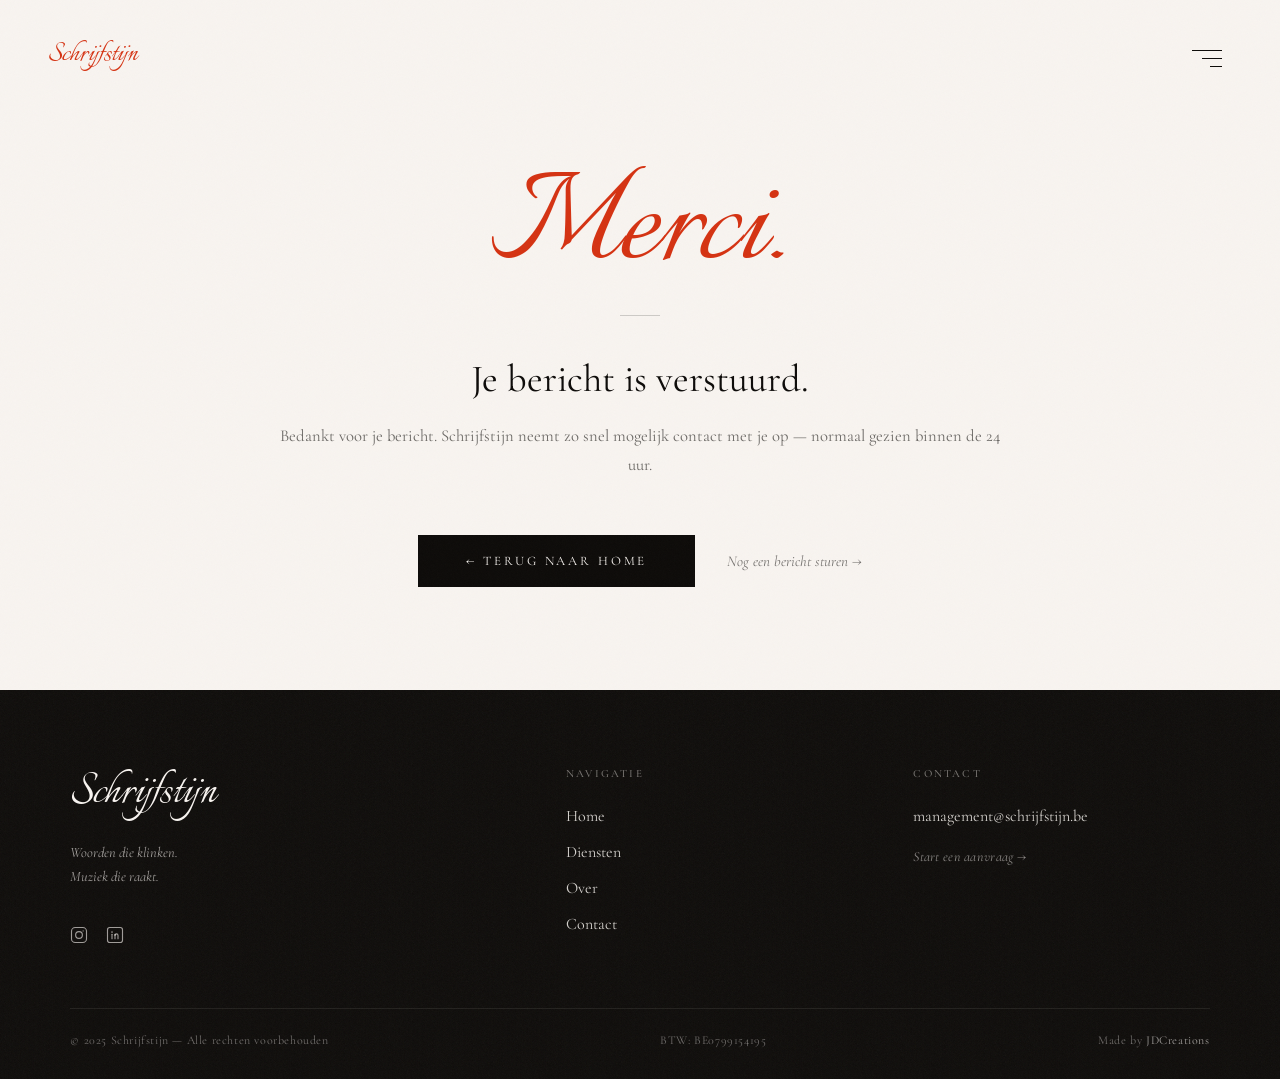
<file: thank-you.html>
<!DOCTYPE html>
<html lang="nl">
<head>
    <meta charset="UTF-8">
    <meta name="viewport" content="initial-scale=1, width=device-width, viewport-fit=cover">
    <title>Bedankt — Schrijfstijn</title>
    <meta name="robots" content="noindex, nofollow">

    <link rel="preconnect" href="https://fonts.googleapis.com">
    <link rel="preconnect" href="https://fonts.gstatic.com" crossorigin>
    <link href="https://fonts.googleapis.com/css2?family=Cormorant+Garamond:ital,wght@0,300;0,400;0,500;1,300;1,400&family=Italianno&display=swap" rel="stylesheet">
    <link rel="stylesheet" href="./menu.css">
    <link rel="stylesheet" href="./footer.css">

    <style>
        html { font-size: clamp(16px, min(1.1111vw, 1.4815vh), 42.667px); }
        * { box-sizing: border-box; }

        body {
            margin: 0;
            background: #f8f4f0;
            font-family: "Cormorant Garamond", serif;
            font-weight: 400;
            color: #0d0b09;
            line-height: normal;
            -webkit-font-smoothing: antialiased;
            min-height: 100dvh;
            display: flex;
            flex-direction: column;
        }

        /* ── Thank-you section — centered, full height ── */
        .ty-section {
            flex: 1;
            display: flex;
            align-items: center;
            justify-content: center;
            padding: clamp(8rem, 12vw, 12rem) clamp(1.5rem, 5.5vw, 7rem) clamp(5rem, 8vw, 8rem);
        }

        .ty-inner {
            text-align: center;
            max-width: 46rem;
        }

        .ty-script {
            font-family: "Italianno", serif;
            font-size: clamp(5rem, 12vw, 11rem);
            color: #D53212;
            line-height: 1;
            margin: 0 0 0.5rem;
            display: block;
            opacity: 0;
            animation: ty-in 1s cubic-bezier(0.22, 0.61, 0.36, 1) 0.1s forwards;
        }

        .ty-rule {
            width: 2.5rem;
            height: 1px;
            background: rgba(13,11,9,0.18);
            margin: 0 auto 2.5rem;
            opacity: 0;
            animation: ty-in 0.7s cubic-bezier(0.22, 0.61, 0.36, 1) 0.35s forwards;
        }

        .ty-heading {
            font-size: clamp(1.75rem, 3vw, 2.625rem);
            font-weight: 400;
            margin: 0 0 1.25rem;
            color: #0d0b09;
            line-height: 1.2;
            opacity: 0;
            animation: ty-in 0.8s cubic-bezier(0.22, 0.61, 0.36, 1) 0.45s forwards;
        }

        .ty-body {
            font-size: clamp(1rem, 1.3vw, 1.25rem);
            line-height: 1.72;
            color: rgba(13,11,9,0.6);
            margin: 0 0 3.5rem;
            opacity: 0;
            animation: ty-in 0.8s cubic-bezier(0.22, 0.61, 0.36, 1) 0.58s forwards;
        }

        .ty-actions {
            display: flex;
            align-items: center;
            justify-content: center;
            flex-wrap: wrap;
            gap: 1.25rem 2rem;
            opacity: 0;
            animation: ty-in 0.8s cubic-bezier(0.22, 0.61, 0.36, 1) 0.72s forwards;
        }

        .ty-btn-primary {
            background: #0d0b09;
            color: #f8f4f0;
            text-decoration: none;
            padding: 1.125rem 3rem;
            font-family: "Cormorant Garamond", serif;
            font-size: clamp(0.8125rem, 0.9vw, 0.9375rem);
            letter-spacing: 0.22em;
            text-transform: uppercase;
            transition: background 0.3s, transform 0.38s cubic-bezier(0.34, 1.12, 0.64, 1);
            display: inline-block;
        }
        .ty-btn-primary:hover {
            background: #D53212;
            transform: translateY(-2px);
        }

        .ty-btn-secondary {
            font-family: "Cormorant Garamond", serif;
            font-size: clamp(0.9375rem, 1.1vw, 1.0625rem);
            color: rgba(13,11,9,0.55);
            text-decoration: none;
            font-style: italic;
            transition: color 0.25s;
            display: inline-flex;
            align-items: center;
            gap: 0.375rem;
        }
        .ty-btn-secondary:hover { color: #0d0b09; }

        @keyframes ty-in {
            from { opacity: 0; transform: translateY(1.25rem); }
            to   { opacity: 1; transform: translateY(0); }
        }

        @media (max-width: 600px) {
            .ty-actions {
                flex-direction: column;
                align-items: center;
            }
            .ty-btn-primary { width: 100%; text-align: center; }
        }

        @media (prefers-reduced-motion: reduce) {
            .ty-script, .ty-rule, .ty-heading, .ty-body, .ty-actions {
                animation: none;
                opacity: 1;
                transform: none;
            }
        }
    </style>
</head>
<body>

<!-- ── Menu ── -->
<div class="menu-grain" aria-hidden="true"></div>
<a class="site-brand" href="./index.html" aria-label="Schrijfstijn — home">Schrijfstijn</a>
<div class="menu-cursor" id="menuCursor" aria-hidden="true">
    <span class="menu-cursor__arrow">→</span>
</div>
<button class="menu-trigger" id="menuTrigger"
    aria-expanded="false" aria-controls="menuOverlay"
    aria-label="Menu openen">
    <span class="menu-trigger__bar"></span>
    <span class="menu-trigger__bar"></span>
    <span class="menu-trigger__bar"></span>
</button>
<nav class="menu-overlay" id="menuOverlay"
    aria-hidden="true" aria-label="Hoofdnavigatie">
    <div class="menu-canvas">
        <header class="menu-top-bar">
            <span class="menu-top-label">— Navigatie</span>
            <span class="menu-top-rule"></span>
            <span class="menu-top-counter" id="menuCounter">01</span>
        </header>
        <div class="menu-divider menu-divider--top"></div>
        <div class="menu-body">
            <ul class="menu-nav-list">
                <li class="menu-nav-item" data-photo="mn-home" data-idx="01" data-href="index.html">
                    <div class="menu-nav-item__inner">
                        <span class="menu-nav-num">01</span>
                        <a class="menu-nav-link" href="./index.html">Home</a>
                        <span class="menu-nav-sub">De thuisbasis</span>
                    </div>
                </li>
                <li class="menu-nav-item" data-photo="mn-diensten" data-idx="02" data-href="diensten.html">
                    <div class="menu-nav-item__inner">
                        <span class="menu-nav-num">02</span>
                        <a class="menu-nav-link" href="./diensten.html">Diensten</a>
                        <span class="menu-nav-sub">Songwriting · Productie · Consulting</span>
                    </div>
                </li>
                <li class="menu-nav-item" data-photo="mn-over" data-idx="03" data-href="over.html">
                    <div class="menu-nav-item__inner">
                        <span class="menu-nav-num">03</span>
                        <a class="menu-nav-link" href="./over.html">Over</a>
                        <span class="menu-nav-sub">Ontmoet Stijn Bouvé</span>
                    </div>
                </li>
                <li class="menu-nav-item" data-photo="mn-contact" data-idx="04" data-href="contact.html">
                    <div class="menu-nav-item__inner">
                        <span class="menu-nav-num">04</span>
                        <a class="menu-nav-link" href="./contact.html">Contact</a>
                        <span class="menu-nav-sub">Start een aanvraag</span>
                    </div>
                </li>
            </ul>
            <div class="menu-photo-panel">
                <div class="menu-photo-mono" aria-hidden="true">S</div>
                <p class="menu-photo-label" aria-hidden="true">Est. 2016 · België</p>
                <img id="mn-home"     class="menu-nav-photo" src="./Schrijfstijn%20home%20page/schrijfstijnhero.png"  alt="" aria-hidden="true">
                <img id="mn-diensten" class="menu-nav-photo" src="./Schrijfstijn%20home%20page/svc-songwriting.jpg"   alt="" aria-hidden="true">
                <img id="mn-over"     class="menu-nav-photo" src="./Schrijfstijn%20home%20page/stijn-portrait.png"    alt="" aria-hidden="true">
                <img id="mn-contact"  class="menu-nav-photo" src="./Schrijfstijn%20home%20page/studio-100.png"        alt="" aria-hidden="true">
            </div>
        </div>
        <div class="menu-divider menu-divider--bot"></div>
        <footer class="menu-footer-bar">
            <span class="menu-footer-brand">Schrijfstijn</span>
            <span class="menu-footer-sep"></span>
            <div class="menu-footer-meta">
                <a href="mailto:management@schrijfstijn.be">management@schrijfstijn.be</a><br>
                Songwriting &amp; Audio Productie
            </div>
        </footer>
    </div>
</nav>

<!-- ── Thank-you ── -->
<main class="ty-section">
    <div class="ty-inner">
        <span class="ty-script" aria-hidden="true">Merci.</span>
        <div class="ty-rule"></div>
        <h1 class="ty-heading">Je bericht is verstuurd.</h1>
        <p class="ty-body">Bedankt voor je bericht. Schrijfstijn neemt zo snel mogelijk contact met je op — normaal gezien binnen de 24 uur.</p>
        <div class="ty-actions">
            <a class="ty-btn-primary" href="./index.html">← Terug naar home</a>
            <a class="ty-btn-secondary" href="./contact.html">Nog een bericht sturen →</a>
        </div>
    </div>
</main>

<!-- ── Footer ── -->
<footer class="site-footer" itemscope itemtype="https://schema.org/Organization">
    <div class="sf-inner">
        <div class="sf-brand">
            <a class="sf-wordmark" href="./index.html" itemprop="url" aria-label="Schrijfstijn — home">
                <span itemprop="name">Schrijfstijn</span>
            </a>
            <p class="sf-tagline">Woorden die klinken.<br>Muziek die raakt.</p>
            <div class="sf-social" aria-label="Sociale media">
                <a class="sf-social-link" href="#" target="_blank" rel="noopener noreferrer" aria-label="Schrijfstijn op Instagram">
                    <svg viewBox="0 0 24 24" fill="none" stroke="currentColor" stroke-width="1.5" stroke-linecap="round" stroke-linejoin="round" aria-hidden="true">
                        <rect x="2" y="2" width="20" height="20" rx="5" ry="5"/>
                        <circle cx="12" cy="12" r="4.5"/>
                        <circle cx="17.5" cy="6.5" r="0.75" fill="currentColor" stroke="none"/>
                    </svg>
                </a>
                <a class="sf-social-link" href="#" target="_blank" rel="noopener noreferrer" aria-label="Schrijfstijn op LinkedIn">
                    <svg viewBox="0 0 24 24" fill="none" stroke="currentColor" stroke-width="1.5" stroke-linecap="round" stroke-linejoin="round" aria-hidden="true">
                        <rect x="2" y="2" width="20" height="20" rx="3"/>
                        <line x1="8" y1="11" x2="8" y2="17"/>
                        <line x1="8" y1="7.5" x2="8" y2="8.5"/>
                        <path d="M12 17v-4.5a2 2 0 0 1 4 0V17"/>
                        <line x1="12" y1="11" x2="12" y2="12.5"/>
                    </svg>
                </a>
            </div>
        </div>
        <nav class="sf-nav" aria-label="Sitemap navigatie">
            <p class="sf-col-label">Navigatie</p>
            <ul class="sf-nav-list">
                <li><a href="./index.html">Home</a></li>
                <li><a href="./diensten.html">Diensten</a></li>
                <li><a href="./over.html">Over</a></li>
                <li><a href="./contact.html">Contact</a></li>
            </ul>
        </nav>
        <address class="sf-contact" itemprop="address" itemscope itemtype="https://schema.org/PostalAddress">
            <p class="sf-col-label">Contact</p>
            <a class="sf-email" href="mailto:management@schrijfstijn.be" itemprop="email">management@schrijfstijn.be</a>
            <a class="sf-contact-cta" href="./contact.html">Start een aanvraag →</a>
        </address>
    </div>
    <div class="sf-bottom">
        <p class="sf-copy">© 2025 Schrijfstijn — Alle rechten voorbehouden</p>
        <p class="sf-vat">BTW: <span itemprop="taxID">BE0799154195</span></p>
        <p class="sf-made">Made by <a href="https://www.jdcreations.co" target="_blank" rel="noopener noreferrer">JDCreations</a></p>
    </div>
</footer>

<script src="./menu.js"></script>

</body>
</html>
</file>
<file: index.css>
html {
    font-size: clamp(14px, min(1.0vw, 1.4815vh), 42.667px);
}

* {
    box-sizing: border-box;
}

body {
    margin: 0;
    background: #f8f4f0;
    font-family: "Cormorant Garamond", serif;
    font-weight: 400;
    color: #000;
    line-height: normal;
    -webkit-font-smoothing: antialiased;
}

.hero {
    position: relative;
    width: 90rem;
    height: 58.125rem;
    margin: 0 auto;
    overflow: hidden;
}

.hero-title {
    position: absolute;
    left: 8.125rem;
    top: 13.5625rem;
    margin: 0;
    font-weight: 400;
    font-size: 11.125rem;
    line-height: 1;
    white-space: nowrap;
    opacity: 0;
    transform: translateY(1.5rem);
    filter: blur(0.5rem);
    animation: hero-title-in 0.77s cubic-bezier(0.22, 0.61, 0.36, 1) 0.08s forwards;
}

.schrijfstijn-icon {
    position: absolute;
    left: 8.4625rem;
    top: 21.4794rem;
    width: 25.4576rem;
    height: 8.5644rem;
    max-width: none;
}

.hero-body {
    position: absolute;
    left: 8.125rem;
    top: 32.4375rem;
    margin: 0;
    font-size: 1.625rem;
    line-height: 1.5;
}

.hero-body-line {
    display: block;
    white-space: nowrap;
    opacity: 0;
    transform: translateY(0.625rem);
    animation: hero-soft-in 0.64s cubic-bezier(0.22, 0.61, 0.36, 1) forwards;
}

.hero-body-line:nth-child(1) { animation-delay: 1.16s; }
.hero-body-line:nth-child(2) { animation-delay: 1.28s; }
.hero-body-line:nth-child(3) { animation-delay: 1.40s; }
.hero-body-line:nth-child(4) { animation-delay: 1.52s; }

.hero-cta {
    position: absolute;
    left: 8.125rem;
    top: 44.3125rem;
    display: inline-block;
    font-size: 1.625rem;
    color: #000;
    text-decoration: none;
    white-space: nowrap;
    line-height: 1;
    opacity: 0;
    transform: translateY(0.75rem);
    animation: hero-soft-in 0.64s cubic-bezier(0.22, 0.61, 0.36, 1) 2.32s forwards;
}

.hero-cta::after {
    content: "";
    position: absolute;
    left: 0;
    top: 1.8125rem;
    width: 13.0625rem;
    height: 0.0625rem;
    background: #000;
}

.hero-photo {
    position: absolute;
    left: 48.25rem;
    top: 32.4375rem;
    width: 35.5rem;
    height: 20.9375rem;
    object-fit: cover;
    display: block;
    opacity: 0;
    transform: scale(1.04) translateY(0.625rem);
    animation: hero-photo-in 1.4s cubic-bezier(0.16, 1, 0.3, 1) 1.0s forwards;
}

@keyframes hero-title-in {
    to {
        opacity: 1;
        transform: translateY(0);
        filter: blur(0);
    }
}

@keyframes hero-soft-in {
    to {
        opacity: 1;
        transform: translateY(0);
    }
}

@keyframes hero-photo-in {
    to {
        opacity: 1;
        transform: scale(1) translateY(0);
    }
}

@media (prefers-reduced-motion: reduce) {
    .hero-title,
    .hero-body-line,
    .hero-cta,
    .hero-photo {
        animation: none;
        opacity: 1;
        transform: none;
        filter: none;
    }
}

/* ─── Services section ─────────────────────────────────────────── */

.services {
    position: relative;
    width: 90rem;
    height: 87.1875rem;
    margin: 0 auto;
    overflow: hidden;
}

/* Title */
.services-title {
    position: absolute;
    left: 22.75rem;
    top: 10.4375rem;
    margin: 0;
    font-weight: 400;
    font-size: 4.25rem;
    line-height: 1;
    white-space: nowrap;
    color: #000;
    /* animate in */
    opacity: 0;
    transform: translateY(1.25rem);
    filter: blur(0.375rem);
    transition: opacity 0.9s cubic-bezier(0.22, 0.61, 0.36, 1),
                transform 0.9s cubic-bezier(0.22, 0.61, 0.36, 1),
                filter 0.9s cubic-bezier(0.22, 0.61, 0.36, 1);
}

.title-m { display: none; }

/* Red cursive subtitle "Songwriting met gevoel" — animated by SMIL */
.services-script {
    position: absolute;
    left: 26.1125rem;
    top: 12.4185rem;
    width: 38.8557rem;
    height: 6.0188rem;
    max-width: none;
    display: block;
}

/* Photos — match hero-photo: expo-out curve + scale(1.04), same brand feel */
.services-photo {
    position: absolute;
    object-fit: cover;
    display: block;
    opacity: 0;
    transform: scale(1.04) translateY(0.625rem);
    transition: opacity 1.4s cubic-bezier(0.16, 1, 0.3, 1),
                transform 1.4s cubic-bezier(0.16, 1, 0.3, 1);
}

.services-photo-01 { left: 11.125rem; top: 42rem; width: 15.4375rem; height: 31.375rem; }
.services-photo-02 { left: 37.875rem; top: 33.5rem; width: 16.5625rem; height: 34.0625rem; }
.services-photo-03 { left: 63.625rem; top: 39.3125rem; width: 15.4375rem; height: 32rem; }

/* Script numbers 01 / 02 / 03 — hover over photos, animated by SMIL */
.services-num {
    position: absolute;
    display: block;
    max-width: none;
    z-index: 1;
}

/* Hide data-src images until JS sets src — prevents broken-image placeholder.
   Visibility is restored when JS removes the data-src attribute after the swap. */
.services img[data-src] {
    visibility: hidden;
}

.services-num-01 { left: 9.0875rem; top: 39.919rem;  width: 3.7448rem; height: 2.8813rem; }
.services-num-02 { left: 35.4625rem; top: 31.8625rem; width: 4.4385rem; height: 2.8125rem; }
.services-num-03 { left: 61.4rem;   top: 37.8rem;   width: 4.3198rem; height: 2.8188rem; }

/* Service labels — Figma-exact positions (label straddles photo bottom edge) */
.services-label {
    position: absolute;
    margin: 0;
    font-weight: 400;
    font-size: 2.625rem;
    line-height: 1;
    white-space: nowrap;
    color: #000;
    opacity: 0;
    transform: translateY(1rem);
    transition: opacity 0.8s cubic-bezier(0.22, 0.61, 0.36, 1),
                transform 0.8s cubic-bezier(0.22, 0.61, 0.36, 1);
}

/* label midline = photo bottom edge (half-on / half-off the photo) */
.services-label-01 { left: 16.4375rem;  top: 71.5rem;    transition-delay: 0.22s; }
.services-label-02 { left: 46.25rem;   top: 65.5625rem; transition-delay: 0.38s; }
.services-label-03 { left: 70.0625rem; top: 69.25rem;   transition-delay: 0.54s; }

/* CTAs — plain text link + underline (Figma exact positions) */
.services-cta {
    position: absolute;
    font-size: 1rem;
    color: #000;
    text-decoration: none;
    white-space: nowrap;
    line-height: 1;
    opacity: 0;
    transform: translateY(0.625rem);
    transition: opacity 0.7s cubic-bezier(0.22, 0.61, 0.36, 1),
                transform 0.7s cubic-bezier(0.22, 0.61, 0.36, 1);
}

.services-cta::after {
    content: "";
    display: block;
    margin-top: 0.1875rem;
    width: 6.125rem;
    height: 0.0625rem;
    background: #000;
}

/* 16px below label bottom (label top + 42 + 16) */
.services-cta-01 { left: 11.125rem;  top: 75.5625rem; transition-delay: 0.32s; }
.services-cta-02 { left: 37.75rem;   top: 69.75rem;  transition-delay: 0.48s; }
.services-cta-03 { left: 63.5625rem; top: 73.5rem;   transition-delay: 0.64s; }

/* ── Visible state — both class-based (JS sequential) and section-class (fallback) ── */
.services--visible .services-title,
.services-title.is-visible {
    opacity: 1;
    transform: translateY(0);
    filter: blur(0);
}

.services--visible .services-photo,
.services-photo.is-visible {
    opacity: 1;
    transform: scale(1) translateY(0);
}

.services--visible .services-label,
.services-label.is-visible {
    opacity: 1;
    transform: translateY(0);
}

.services--visible .services-cta,
.services-cta.is-visible {
    opacity: 1;
    transform: translateY(0);
}

/* When JS adds .is-visible it handles delay itself — clear CSS delay so they don't double-stack */
.services-photo.is-visible,
.services-label.is-visible,
.services-cta.is-visible {
    transition-delay: 0s;
}

/* prefers-reduced-motion override */
@media (prefers-reduced-motion: reduce) {
    .services-title,
    .services-photo {
        transition: none;
        animation: none;
        opacity: 1;
        transform: scale(1) translateY(0);
        filter: none;
        clip-path: none;
    }
    .services-label,
    .services-cta {
        transition: none;
        opacity: 1;
        transform: none;
        filter: none;
        clip-path: none;
    }
}

/* ─── Over Schrijfstijn section ────────────────────────────────── */

.about {
    position: relative;
    width: 90rem;
    height: 68rem;
    margin: 0 auto;
    overflow: hidden;
}

.about-title {
    position: absolute;
    left: 9.375rem;
    top: 6.25rem;
    margin: 0;
    font-weight: 400;
    font-size: 4.25rem;
    line-height: 1;
    white-space: nowrap;
    color: #000;
    opacity: 0;
    transform: translateY(1.25rem);
    filter: blur(0.375rem);
    transition: opacity 0.9s cubic-bezier(0.22, 0.61, 0.36, 1),
                transform 0.9s cubic-bezier(0.22, 0.61, 0.36, 1),
                filter 0.9s cubic-bezier(0.22, 0.61, 0.36, 1);
}

/* SVG "De persoon achter de songteksten" — animated by SMIL */
.about-script {
    position: absolute;
    left: 8.7375rem;
    top: 8.5935rem;
    width: 52.7299rem;
    height: 6.0313rem;
    max-width: none;
    display: block;
}

.about-photo {
    position: absolute;
    left: 11.25rem;
    top: 24.5rem;
    width: 20.375rem;
    height: 29.125rem;
    object-fit: cover;
    display: block;
    opacity: 0;
    transform: scale(1.04) translateY(0.625rem);
    transition: opacity 1.4s cubic-bezier(0.16, 1, 0.3, 1),
                transform 1.4s cubic-bezier(0.16, 1, 0.3, 1);
}

.about-name {
    position: absolute;
    left: 42.4375rem;
    top: 25.6875rem;
    margin: 0;
    font-weight: 400;
    font-size: 2.625rem;
    line-height: 1;
    white-space: nowrap;
    color: #000;
    opacity: 0;
    transform: translateY(0.875rem);
    transition: opacity 0.8s cubic-bezier(0.22, 0.61, 0.36, 1),
                transform 0.8s cubic-bezier(0.22, 0.61, 0.36, 1);
}

.about-alias {
    position: absolute;
    left: 42.4375rem;
    top: 29rem;
    margin: 0;
    font-family: "Italianno", serif;
    font-weight: 400;
    font-size: 2.625rem;
    line-height: 1;
    white-space: nowrap;
    color: #525252;
    opacity: 0;
    transform: translateY(0.875rem);
    transition: opacity 0.8s cubic-bezier(0.22, 0.61, 0.36, 1),
                transform 0.8s cubic-bezier(0.22, 0.61, 0.36, 1);
}

.about-body {
    position: absolute;
    left: 42.4375rem;
    top: 32.25rem;
    margin: 0;
    font-size: 1.625rem;
    line-height: 1.5;
    max-width: 45rem;
}

.about-body-line {
    display: block;
    opacity: 0;
    transform: translateY(0.625rem);
    transition: opacity 0.8s cubic-bezier(0.22, 0.61, 0.36, 1),
                transform 0.8s cubic-bezier(0.22, 0.61, 0.36, 1);
}

/* body-line delays removed — JS handles sequencing */

.about-cta {
    position: absolute;
    left: 42.4375rem;
    top: 47.9375rem;
    font-size: 1.625rem;
    color: #000;
    text-decoration: none;
    white-space: nowrap;
    line-height: 1;
    opacity: 0;
    transform: translateY(0.625rem);
    transition: opacity 0.7s cubic-bezier(0.22, 0.61, 0.36, 1),
                transform 0.7s cubic-bezier(0.22, 0.61, 0.36, 1);
}

.about-cta::after {
    content: "";
    display: block;
    margin-top: 0.1875rem;
    width: 9.8125rem;
    height: 0.0625rem;
    background: #000;
}

/* ── Visible state (IntersectionObserver) ── */
.about--visible .about-title {
    opacity: 1;
    transform: translateY(0);
    filter: blur(0);
}

.about--visible .about-photo {
    opacity: 1;
    transform: scale(1) translateY(0);
}

.about--visible .about-name,
.about--visible .about-alias {
    opacity: 1;
    transform: translateY(0);
}

.about--visible .about-body-line {
    opacity: 1;
    transform: translateY(0);
}

.about--visible .about-cta {
    opacity: 1;
    transform: translateY(0);
}

/* ── JS individual is-visible (sequential reveal) ── */
.about-title.is-visible {
    opacity: 1;
    transform: translateY(0);
    filter: blur(0);
}
.about-photo.is-visible     { opacity: 1; transform: scale(1) translateY(0); }
.about-name.is-visible,
.about-alias.is-visible,
.about-body-line.is-visible,
.about-cta.is-visible       { opacity: 1; transform: translateY(0); }

/* Hide about-script until JS sets src — prevents broken placeholder */
.about img[data-src] { visibility: hidden; }

@media (prefers-reduced-motion: reduce) {
    .about-title,
    .about-photo,
    .about-name,
    .about-alias,
    .about-body-line,
    .about-cta {
        transition: none;
        opacity: 1;
        transform: none;
        filter: none;
    }
}

/* ─── Waarom Schrijfstijn section ──────────────────────────────── */

.waarom {
    position: relative;
    width: 90rem;
    height: 63rem;
    margin: 0 auto;
    overflow: hidden;
}

.waarom-title {
    position: absolute;
    left: 7.4375rem;
    top: 2.625rem;
    margin: 0;
    font-weight: 400;
    font-size: 4.25rem;
    line-height: 1;
    white-space: nowrap;
    color: #000;
    opacity: 0;
    transform: translateY(1.25rem);
    filter: blur(0.375rem);
    transition: opacity 0.9s cubic-bezier(0.22, 0.61, 0.36, 1),
                transform 0.9s cubic-bezier(0.22, 0.61, 0.36, 1),
                filter 0.9s cubic-bezier(0.22, 0.61, 0.36, 1);
}

/* Red cursive "Passie, kennis, begrip, efficiënt" — SMIL animated SVG */
.waarom-script {
    position: absolute;
    left: 7.4438rem;
    top: 4.6125rem;
    width: 49.3898rem;
    height: 6.0125rem;
    max-width: none;
    display: block;
}

/* Portrait center — mask clips to 272×466px visible area at offset (74,7)
   Container: left=560, top=420, w=447, h=579
   Visible area: left=560+74=634, top=420+7=427, w=272, h=466
   clip-path inset(top right bottom left): top=7, right=447-346=101, bottom=579-473=106, left=74 */
.waarom-photo {
    position: absolute;
    left: 35rem;
    top: 26.25rem;
    width: 27.9375rem;
    height: 36.1875rem;
    object-fit: cover;
    object-position: center top;
    display: block;
    clip-path: inset(0.4375rem 6.3125rem 6.625rem 4.625rem);
    opacity: 0;
    transform: scale(1.04) translateY(0.75rem);
    transition: opacity 1.1s cubic-bezier(0.16, 1, 0.3, 1),
                transform 1.1s cubic-bezier(0.16, 1, 0.3, 1);
}

/* Left content */
.waarom-heading {
    position: absolute;
    left: 6.0625rem;
    top: 24.5rem;
    margin: 0;
    font-weight: 400;
    font-size: 2.625rem;
    line-height: 1;
    color: #000;
    white-space: nowrap;
    opacity: 0;
    transform: translateY(0.875rem);
    transition: opacity 0.8s cubic-bezier(0.22, 0.61, 0.36, 1),
                transform 0.8s cubic-bezier(0.22, 0.61, 0.36, 1);
}

.waarom-subheading {
    position: absolute;
    left: 6.0625rem;
    top: 26rem;
    margin: 0;
    font-family: "Italianno", serif;
    font-weight: 400;
    font-size: 2.625rem;
    line-height: 1;
    color: #525252;
    white-space: nowrap;
    opacity: 0;
    transform: translateY(0.875rem);
    transition: opacity 0.8s cubic-bezier(0.22, 0.61, 0.36, 1),
                transform 0.8s cubic-bezier(0.22, 0.61, 0.36, 1);
}

.waarom-body {
    position: absolute;
    left: 6.0625rem;
    top: 34.125rem;
    margin: 0;
    font-size: 1.625rem;
    line-height: 1.5;
    max-width: 26.8125rem;
}

.waarom-body-line {
    display: block;
    opacity: 0;
    transform: translateY(0.625rem);
    transition: opacity 0.8s cubic-bezier(0.22, 0.61, 0.36, 1),
                transform 0.8s cubic-bezier(0.22, 0.61, 0.36, 1);
}

/* body-line delays removed — JS handles sequencing */

.waarom-cta {
    position: absolute;
    left: 5.9375rem;
    top: 55.75rem;
    font-size: 1.625rem;
    color: #000;
    text-decoration: none;
    white-space: nowrap;
    line-height: 1;
    opacity: 0;
    transform: translateY(0.625rem);
    transition: opacity 0.7s cubic-bezier(0.22, 0.61, 0.36, 1),
                transform 0.7s cubic-bezier(0.22, 0.61, 0.36, 1);
}

.waarom-cta::after {
    content: "";
    display: block;
    margin-top: 0.1875rem;
    width: 13.0625rem;
    height: 0.0625rem;
    background: #000;
}

/* Stats */
.waarom-stat-num {
    position: absolute;
    display: block;
    max-width: none;
    opacity: 0;
    transform: translateY(1rem);
    transition: opacity 0.8s cubic-bezier(0.22, 0.61, 0.36, 1),
                transform 0.8s cubic-bezier(0.22, 0.61, 0.36, 1);
}

.waarom-stat-num-1 { left: 63.8713rem; top: 23.5588rem; width: 4.9695rem;  height: 3.0938rem;  }
.waarom-stat-num-2 { left: 70.1325rem; top: 37.8506rem; width: 7.9531rem; height: 3.1488rem; }
.waarom-stat-num-3 { left: 63.5rem;    top: 51.1594rem; width: 11.7184rem; height: 4.3244rem; }

.waarom-stat-label {
    position: absolute;
    margin: 0;
    font-size: 1.625rem;
    line-height: 1;
    color: #000;
    white-space: nowrap;
    opacity: 0;
    transform: translateY(0.625rem);
    transition: opacity 0.7s cubic-bezier(0.22, 0.61, 0.36, 1),
                transform 0.7s cubic-bezier(0.22, 0.61, 0.36, 1);
}

.waarom-stat-label-1 { left: 64.0075rem; top: 26.875rem; }
.waarom-stat-label-2 { left: 70.3788rem; top: 41.1875rem; }
.waarom-stat-label-3 { left: 64.0075rem; top: 55.5rem; }

/* Bottom trusted */
.waarom-trusted {
    position: absolute;
    left: 35.6875rem;
    top: 66.5625rem;
    margin: 0;
    font-family: "Italianno", serif;
    font-size: 4.25rem;
    line-height: 1;
    color: #000;
    opacity: 0;
    transform: translateY(1rem);
    transition: opacity 0.9s cubic-bezier(0.22, 0.61, 0.36, 1),
                transform 0.9s cubic-bezier(0.22, 0.61, 0.36, 1);
}

.waarom-logo {
    position: absolute;
    top: 77.875rem;
    width: 13.75rem;
    height: 6.4375rem;
    object-fit: contain;
    display: block;
    opacity: 0;
    transform: translateY(0.875rem);
    transition: opacity 0.8s cubic-bezier(0.22, 0.61, 0.36, 1),
                transform 0.8s cubic-bezier(0.22, 0.61, 0.36, 1);
}

.waarom-logo-1 { left: 32.9375rem;  }
.waarom-logo-2 { left: 80.9375rem; }

/* ── Visible state ── */
.waarom--visible .waarom-title {
    opacity: 1;
    transform: translateY(0);
    filter: blur(0);
}

.waarom--visible .waarom-photo {
    opacity: 0.8;
    transform: scale(1) translateY(0);
}

.waarom--visible .waarom-heading,
.waarom--visible .waarom-subheading,
.waarom--visible .waarom-cta,
.waarom--visible .waarom-trusted {
    opacity: 1;
    transform: translateY(0);
}

.waarom--visible .waarom-body-line,
.waarom--visible .waarom-stat-num,
.waarom--visible .waarom-stat-label,
.waarom--visible .waarom-logo {
    opacity: 1;
    transform: translateY(0);
}

/* ── JS individual is-visible (sequential reveal) ── */
.waarom-title.is-visible {
    opacity: 1;
    transform: translateY(0);
    filter: blur(0);
}
.waarom-photo.is-visible { opacity: 0.8; transform: scale(1) translateY(0); }
.waarom-heading.is-visible,
.waarom-subheading.is-visible,
.waarom-cta.is-visible,
.waarom-trusted.is-visible     { opacity: 1; transform: translateY(0); }
.waarom-body-line.is-visible,
.waarom-stat-num.is-visible,
.waarom-stat-label.is-visible,
.waarom-logo.is-visible        { opacity: 1; transform: translateY(0); }

/* Hide data-src elements until JS sets src */
.waarom img[data-src] { visibility: hidden; }

@media (prefers-reduced-motion: reduce) {
    .waarom-title,
    .waarom-photo,
    .waarom-heading,
    .waarom-subheading,
    .waarom-body-line,
    .waarom-cta,
    .waarom-stat-num,
    .waarom-stat-label,
    .waarom-trusted,
    .waarom-logo {
        transition: none;
        opacity: 1;
        transform: none;
        filter: none;
    }
    .waarom-photo {
        opacity: 0.8;
        clip-path: none;
    }
}

/* ─── No fill-viewport breakpoints: the base clamp formula handles scaling.
   At ≤1440px font-size stays at 16px. At 2560×1440 it naturally reaches
   21.33px, giving 1920px-wide sections centred in 2560px with 320px margins.
   Sections always use margin: 0 auto so editorial breathing room is automatic
   at any viewport wider than 90rem × current font-size.                     */

/* ─── Section spacing — matches Figma: sections stack directly, no gaps ─── */
.services { margin-top: 0; }
.about    { margin-top: 0; }
.waarom   { margin-top: 0; }
.wf-wrap  { margin-top: 0; }

/* ─── 1920 × 1080: 20% less whitespace — section = 1536px, margins = 192px ─ */
@media (min-width: 1920px) and (max-width: 2559px) and (min-height: 1080px) {
    html { font-size: 17.067px; }
}

/* ─── Workflow: scroll-pinned 6-step section ────────────────────── */

/* Outer wrapper — tall enough for 6 scroll steps */
.wf-wrap {
    position: relative;
    width: 90rem;
    margin: 0 auto;
    /* 100vh * 8 = 1 intro hold + 6 step scrolls */
    height: calc(100vh * 8);
}

/* The sticky panel — always 100vh tall */
.wf-sticky {
    position: sticky;
    top: calc(6.875rem - 27vh);
    width: 90rem;
    height: 100vh;
    min-height: 53.75rem;
    overflow: hidden;
    background: #f8f4f0;
}

/* Section title — lower in viewport (~27vh), pure vh so it scales on any screen */
.wf-title {
    position: absolute;
    left: 6.4375rem;
    top: 27vh;
    margin: 0;
    font-weight: 400;
    font-size: 4.25rem;
    line-height: 1;
    white-space: nowrap;
    color: #000;
}

/* Red cursive subtitle — overlaps title baseline, 67px below title top */
.wf-subtitle-svg {
    position: absolute;
    left: 6.4956rem;
    top: calc(27vh + 4.1875rem);
    width: 33.39rem;
    height: 4.0928rem;
    max-width: none;
    display: block;
}

/* Hide subtitle SVG until JS sets src */
.wf-sticky img[data-src] { visibility: hidden; }

/* Progress bar track — top: 44vh, bottom anchored to step content top.
   Step content = 151px (50.71 num + 22 gap + 78 body×2).
   Step area top = 97vh - 151px → bar height = (97vh - 151px) - 44vh = calc(53vh - 151px) */
/* Renaissance calligraphic stroke — tapers at ends like an ink pen */
.wf-bar-track {
    position: absolute;
    left: 5.8125rem;
    top: 44vh;
    width: 0.125rem;
    height: calc(53vh - 9.4375rem);
    border-radius: 0;
    background: linear-gradient(
        to bottom,
        transparent,
        rgba(0,0,0,0.08) 6%,
        rgba(0,0,0,0.26) 28%,
        rgba(0,0,0,0.32) 50%,
        rgba(0,0,0,0.20) 74%,
        rgba(0,0,0,0.06) 94%,
        transparent
    );
}

/* Red ink fill with same calligraphic taper */
.wf-bar-fill {
    position: absolute;
    left: 5.8125rem;
    top: 44vh;
    width: 0.125rem;
    height: 0;
    border-radius: 0;
    background: linear-gradient(
        to bottom,
        transparent,
        rgba(213,50,18,0.35) 8%,
        rgba(213,50,18,0.72) 50%,
        rgba(213,50,18,0.45) 92%,
        transparent
    );
    transition: height 0.3s cubic-bezier(0.22, 0.61, 0.36, 1);
}

/* Step indicator dots — diamond (pen-nib) shape */
.wf-dots {
    position: absolute;
    left: 5.3125rem;
    top: 44vh;
    width: 1.1875rem;
    display: flex;
    flex-direction: column;
    height: calc(53vh - 9.4375rem);
    justify-content: space-between;
    padding: 0;
    pointer-events: none;
}

.wf-dot {
    width: 0.3125rem;
    height: 0.3125rem;
    border-radius: 0;
    background: rgba(0,0,0,0.18);
    align-self: center;
    transform: rotate(45deg) scale(1);
    transition: background 0.35s, transform 0.35s;
}

.wf-dot.is-active {
    background: #D53212;
    transform: rotate(45deg) scale(1.5);
}

/* Step content area — bottom-anchored so body text always fits within viewport.
   Content bottom sits 3vh from viewport bottom → bottom: calc(3vh + 151px) */
.wf-step-area {
    position: absolute;
    left: 3.5625rem;
    bottom: calc(3vh + 9.4375rem);
    width: 33.75rem;
}

.wf-step {
    position: absolute;
    top: 0;
    left: 0;
    width: 100%;
    opacity: 0;
    transform: translateY(0.875rem);
    transition: opacity 0.55s cubic-bezier(0.22, 0.61, 0.36, 1),
                transform 0.55s cubic-bezier(0.22, 0.61, 0.36, 1);
    pointer-events: none;
}

.wf-step.is-active {
    opacity: 1;
    transform: translateY(0);
    pointer-events: auto;
}

/* Step number + title row — Figma: num left 57, title left 161 → gap 38px */
.wf-step-row {
    display: flex;
    align-items: flex-start;
    gap: 2.375rem;
    margin-bottom: 0;
}

/* Step num — Figma: 65.91×50.71px */
.wf-step-num {
    font-family: "Italianno", serif;
    font-size: 4.0625rem;
    color: #D53212;
    line-height: 0.78;
    white-space: nowrap;
    display: block;
    width: 4.1194rem;
    height: 3.1694rem;
    overflow: hidden;
    flex-shrink: 0;
}

/* Step title — Figma: font-size 42px */
.wf-step-title {
    margin: 0;
    font-weight: 400;
    font-size: 2.625rem;
    line-height: 1;
    color: #000;
    white-space: nowrap;
}

/* Step body — Figma: left 93px (= step-area left 57 + 36), top 992px (= 73px below num top) */
.wf-step-body {
    margin: 1.375rem 0 0 2.25rem;
    font-size: 1.625rem;
    line-height: 1.5;
    color: #000;
    max-width: 27.3125rem;
    display: -webkit-box;
    -webkit-line-clamp: 2;
    -webkit-box-orient: vertical;
    overflow: hidden;
}

/* Right image area — top 28vh, right offset mirrors bar's left offset */
.wf-image-area {
    position: absolute;
    left: 33rem;
    top: 28vh;
    right: 5.8125rem;
    height: calc(76.8vh - 11.325rem);
}

.wf-image-slot {
    position: absolute;
    inset: 0;
    opacity: 0;
    transition: opacity 0.6s cubic-bezier(0.22, 0.61, 0.36, 1);
}

.wf-image-slot.is-active {
    opacity: 1;
}

/* Placeholder box — user replaces content with <img> */
.wf-image-ph {
    width: 100%;
    height: 100%;
    background: rgba(0, 0, 0, 0.04);
    border: 0.0625rem solid rgba(0, 0, 0, 0.08);
    border-radius: 0.125rem;
}

@media (prefers-reduced-motion: reduce) {
    .wf-bar-fill { transition: none; }
    .wf-step { transition: none; opacity: 1; transform: none; }
    .wf-image-slot { transition: none; opacity: 0; }
    .wf-image-slot.is-active { opacity: 1; }
    .wf-dot { transition: none; }
}

/* ─── Trusted-by carousel — full viewport width ─────────────────── */

.trusted {
    width: 100%;
    overflow: hidden;
    padding: 4rem 0 5rem;
    border-top: 0.0625rem solid rgba(0, 0, 0, 0.08);
}

.trusted-eyebrow {
    text-align: center;
    font-family: "Italianno", serif;
    font-size: 2.625rem;
    line-height: 1;
    color: rgba(0, 0, 0, 0.38);
    margin: 0 0 3rem;
}

.trusted-marquee {
    width: 100%;
    overflow: hidden;
}

.trusted-track {
    display: flex;
    align-items: center;
    gap: 8rem;
    width: max-content;
    animation: trusted-scroll 20s linear infinite;
}

.trusted-logo {
    height: 3.75rem;
    width: auto;
    object-fit: contain;
    opacity: 0.45;
    filter: grayscale(100%);
    flex-shrink: 0;
}

@keyframes trusted-scroll {
    from { transform: translateX(0); }
    to   { transform: translateX(-50%); }
}

@media (prefers-reduced-motion: reduce) {
    .trusted-track { animation: none; }
}

/* ── Desktop: wrapper divs transparent to absolute layout ── */
.svc-header, .svc-carousel, .svc-card { display: contents; }
.svc-dots { display: none; }

/* ─── Mobile — all phones ≤ 600px (focus: iPhone 14 Pro Max 430px) ── */

@media (max-width: 600px) {

    /* ── Menu trigger: clear notch / dynamic island ── */
    .menu-trigger {
        top: max(2rem, calc(env(safe-area-inset-top) + 0.75rem));
        right: 1.25rem;
        z-index: 10000;
    }
    .menu-trigger__bar { height: 1.5px; }

    /* ─── Hero — stacked: text on top, photo below ─────────── */
    .hero {
        width: 100vw; height: auto; overflow: hidden;
        background: #f8f4f0;
        padding: max(calc(env(safe-area-inset-top) + 2rem), 20svh) 4.88vw 5svh;
        display: block;
    }

    .hero::after { display: none; }

    .hero-title {
        position: relative; left: auto; top: auto;
        font-size: 16.5vw; white-space: nowrap; line-height: 1; z-index: 2;
        margin: 0;
    }

    .schrijfstijn-icon {
        position: relative; left: auto; top: auto;
        width: 50vw; height: auto; z-index: 2;
        display: block; margin: -1.8rem 0 2rem;
        aspect-ratio: 407.321 / 137.03;
    }

    .hero-body {
        position: relative; left: auto; right: auto; top: auto;
        font-size: clamp(13px, 3.7vw, 17px); line-height: 1.6; z-index: 2;
        margin: 0 0 1.5rem;
    }

    .hero-body-line { white-space: normal; }

    .hero-cta {
        position: relative; left: auto; top: auto;
        font-size: clamp(14px, 3.675vw, 16px); z-index: 2;
        display: block; margin: 0 0 2.5rem;
    }
    .hero-cta::after { width: 8rem; }

    .hero-photo {
        position: relative; left: auto; top: auto;
        width: 90vw; margin-left: auto; margin-right: auto;
        height: auto; max-height: none;
        object-fit: cover; object-position: center top;
        display: block;
        opacity: 0;
        transform: scale(1.04) translateY(0);
        animation: hero-photo-in 1.4s cubic-bezier(0.16,1,0.3,1) 0.6s forwards;
    }

    /* ─── Services — editorial portrait carousel ─────────── */
    .services {
        display: block; position: relative;
        width: 100vw; height: auto;
        overflow: visible; background: #f8f4f0;
        padding-bottom: 48px;
    }

    .svc-header { display: block; padding: 40px 4.88vw 20px; }

    .services-title {
        position: relative; left: auto; top: auto;
        font-size: 9.77vw; font-weight: 400; line-height: 1;
        white-space: normal; margin: 0;
        opacity: 1 !important; transform: none !important;
        filter: none !important; transition: none !important;
    }
    .title-d { display: none; }
    .title-m { display: block; }

    .services-script {
        position: relative; left: auto; top: auto;
        width: 82vw; height: auto;
        aspect-ratio: 622 / 97;
        margin: -1rem 0 0; display: block;
    }

    .svc-carousel {
        display: flex; overflow-x: scroll;
        scroll-snap-type: x mandatory;
        scroll-padding-inline-start: 4.88vw;
        -webkit-overflow-scrolling: touch;
        scrollbar-width: none;
        padding: 0 4.88vw; gap: 8vw;
    }
    .svc-carousel::-webkit-scrollbar { display: none; }

    /* Cards 1 & 3: 63vw; card 2 (Producing): 67vw — mirrors desktop
       where photo-02 is 7% wider, giving taller height at same 10:21 ratio */
    .svc-card {
        flex: 0 0 63vw; scroll-snap-align: start;
        display: flex; flex-direction: column;
        position: relative; background: none;
    }
    .svc-carousel > .svc-card:nth-child(2) { flex-basis: 67vw; }

    .services-photo {
        position: relative; left: auto; top: auto;
        width: 100%; aspect-ratio: 10 / 21; height: auto;
        object-fit: cover; object-position: top center;
        display: block; flex-shrink: 0;
        opacity: 1 !important; transform: none !important;
        transition: none !important;
    }

    .services-num {
        position: absolute; top: 0 !important; left: 0 !important;
        width: auto !important; height: 2rem !important; max-width: none;
        display: block; z-index: 2;
        opacity: 1 !important; transform: none !important;
    }

    .services-label {
        position: relative; left: auto; top: auto;
        font-size: clamp(24px, 6.5vw, 30px);
        font-weight: 400; line-height: 1;
        white-space: normal; margin: 14px 0 0;
        opacity: 1 !important; transform: none !important;
        transition: none !important;
    }

    .services-cta {
        position: relative; left: auto; top: auto;
        font-size: clamp(13px, 3.36vw, 15px);
        margin: 10px 0 0; display: block;
        opacity: 1 !important; transform: none !important;
        transition: none !important;
    }

    .svc-dots {
        display: flex; justify-content: center;
        align-items: center; gap: 14px; padding: 24px 0 0;
    }
    .svc-dot {
        display: block; width: 0.3125rem; height: 0.3125rem;
        background: rgba(13,11,9,0.18);
        border-radius: 0;
        transform: rotate(45deg) scale(1);
        transition: background 0.35s, transform 0.35s;
    }
    .svc-dot.is-active { background: #D53212; transform: rotate(45deg) scale(1.5); }

    /* ─── Ontmoet Schrijfstijn (.about) ──────────────────── */
    .about {
        display: block; position: relative;
        width: 100vw; height: auto;
        padding: 40px 4.88vw 48px;
        overflow: hidden; background: #f8f4f0;
    }

    .about-title {
        position: relative; left: auto; top: auto;
        font-size: 9.77vw; font-weight: 400; line-height: 1;
        margin: 0;
        opacity: 1 !important; transform: none !important;
        filter: none !important; transition: none !important;
    }

    .about-script {
        position: relative; left: auto; top: auto;
        width: 82vw; height: auto;
        aspect-ratio: 844 / 97;
        margin: -1rem 0 0; display: block;
    }

    .about-photo {
        position: relative; left: auto; top: auto;
        width: 58vw; aspect-ratio: 7 / 10; height: auto;
        object-fit: cover; object-position: top center;
        clip-path: none; margin: 28px 0 0; display: block;
        opacity: 1 !important; transform: none !important;
        transition: none !important;
    }

    .about-name {
        position: relative; left: auto; top: auto;
        font-size: clamp(22px, 5.5vw, 28px); font-weight: 400;
        line-height: 1; margin: 16px 0 0; white-space: normal;
        opacity: 1 !important; transform: none !important;
    }

    .about-alias {
        position: relative; left: auto; top: auto;
        font-size: clamp(20px, 5.2vw, 26px);
        line-height: 1; margin: 4px 0 0; white-space: normal;
        opacity: 1 !important; transform: none !important;
    }

    .about-body {
        position: relative; left: auto; top: auto;
        max-width: 100%; font-size: clamp(11px, 3.7vw, 16px);
        line-height: 1.55; margin: 14px 0 0;
    }

    .about-body-line {
        display: inline; white-space: normal;
        opacity: 1 !important; transform: none !important;
        transition: none !important;
    }

    .about-cta {
        position: relative; left: auto; top: auto;
        font-size: clamp(14px, 3.675vw, 16px);
        margin: 20px 0 0; display: block; white-space: normal;
        opacity: 1 !important; transform: none !important;
        transition: none !important;
    }
    .about-cta::after { width: 8rem; }

    /* ─── Waarom Schrijfstijn — grid: photo left + stats right ── */
    .waarom {
        display: grid;
        grid-template-columns: 1fr 1fr;
        column-gap: 4.88vw;
        position: relative;
        width: 100vw; height: auto;
        padding: 40px 4.88vw 48px;
        overflow: hidden; background: #f8f4f0;
    }

    .waarom-title {
        grid-column: 1 / -1; grid-row: 1;
        position: relative; left: auto; top: auto;
        font-size: 9.77vw; font-weight: 400; line-height: 1;
        margin: 0; white-space: normal;
        opacity: 1 !important; transform: none !important;
        filter: none !important; transition: none !important;
    }

    .waarom-script {
        grid-column: 1 / -1; grid-row: 2;
        position: relative; left: auto; top: auto;
        width: 82vw; height: auto;
        aspect-ratio: 791 / 97;
        margin: -1rem 0 0.5rem; display: block;
    }

    .waarom-photo {
        grid-column: 1; grid-row: 3 / 9;
        align-self: stretch;
        position: relative; left: auto; top: auto;
        width: 100%; height: 100%; aspect-ratio: none;
        object-fit: cover; object-position: center top;
        clip-path: none; margin: 0; display: block;
        opacity: 1 !important; transform: none !important;
        transition: none !important;
    }

    /* Stats right column — alongside photo, each group left-aligned, middle offset right */
    .waarom-stat-num {
        position: relative; left: auto; top: auto;
        width: auto; height: clamp(24px, 6.5vw, 34px); max-width: none;
        display: block;
        opacity: 1 !important; transform: none !important;
        transition: none !important;
    }
    .waarom-stat-num-1 { grid-column: 2; grid-row: 3; align-self: end; justify-self: start; padding-left: 5vw; }
    .waarom-stat-num-2 { grid-column: 2; grid-row: 5; align-self: end; justify-self: start; padding-left: calc(5vw + 2rem); }
    .waarom-stat-num-3 { grid-column: 2; grid-row: 7; align-self: end; justify-self: start; padding-left: 5vw; }

    .waarom-stat-label {
        position: relative; left: auto; top: auto;
        font-size: clamp(12px, 3.2vw, 14px);
        line-height: 1.2; margin: 4px 0 0; white-space: normal;
        text-align: left;
        opacity: 1 !important; transform: none !important;
        transition: none !important;
    }
    .waarom-stat-label-1 { grid-column: 2; grid-row: 4; align-self: start; padding-bottom: 1rem; justify-self: start; padding-left: 5vw; }
    .waarom-stat-label-2 { grid-column: 2; grid-row: 6; align-self: start; padding-bottom: 1rem; justify-self: start; padding-left: calc(5vw + 2rem); }
    .waarom-stat-label-3 { grid-column: 2; grid-row: 8; align-self: start; justify-self: start; padding-left: 5vw; }

    /* Text below photo + stats */
    .waarom-heading {
        grid-column: 1 / -1; grid-row: 9;
        position: relative; left: auto; top: auto;
        font-size: clamp(22px, 5.5vw, 28px); font-weight: 400;
        line-height: 1; margin: 24px 0 0; white-space: normal;
        opacity: 1 !important; transform: none !important;
    }

    .waarom-subheading {
        grid-column: 1 / -1; grid-row: 10;
        position: relative; left: auto; top: auto;
        font-size: clamp(20px, 5.2vw, 26px);
        line-height: 1; margin: 4px 0 0; white-space: normal;
        opacity: 1 !important; transform: none !important;
    }

    .waarom-body {
        grid-column: 1 / -1; grid-row: 11;
        position: relative; left: auto; top: auto;
        max-width: 100%; font-size: clamp(11px, 3.7vw, 16px);
        line-height: 1.55; margin: 14px 0 0;
    }

    .waarom-body-line {
        display: block; white-space: normal;
        opacity: 1 !important; transform: none !important;
        transition: none !important;
    }

    .waarom-cta {
        grid-column: 1 / -1; grid-row: 12;
        position: relative; left: auto; top: auto;
        font-size: clamp(14px, 3.675vw, 16px);
        margin: 20px 0 0; display: block; white-space: normal;
        opacity: 1 !important; transform: none !important;
        transition: none !important;
    }
    .waarom-cta::after { width: 10rem; }

    .waarom-trusted, .waarom-logo { display: none !important; }

    /* ─── Trusted by ──────────────────────────────────────── */
    .trusted { padding: 2.5rem 0 3rem; }
    .trusted-eyebrow { font-size: clamp(20px, 5.5vw, 26px); margin-bottom: 2rem; }
    .trusted-logo { height: 2.5rem; }
    .trusted-track { gap: 5rem; }

    /* ─── Workflow — sticky scroll (same as desktop, no image area) ── */
    .wf-wrap { width: 100vw; height: calc(100vh * 8); }

    .wf-sticky {
        position: sticky; top: 0;
        width: 100vw; height: 100vh; height: 100svh;
        min-height: 0; padding: 0;
        overflow: hidden; background: #f8f4f0;
    }

    /* Title + subtitle anchored near top */
    .wf-title {
        position: absolute; left: 4.88vw; top: 9svh;
        font-size: 9.77vw; font-weight: 400;
        line-height: 1; white-space: nowrap; margin: 0;
    }

    .wf-subtitle-svg {
        position: absolute; left: 4.88vw; top: 13svh;
        width: 76vw; height: auto;
        aspect-ratio: 534.24 / 65.484;
        margin: 0; display: block;
    }

    /* Bar stays hidden — dots become renaissance diamonds */
    .wf-bar-track, .wf-bar-fill { display: none; }

    .wf-dots {
        position: absolute;
        display: flex; flex-direction: row;
        left: 4.88vw; top: 22svh;
        height: auto; width: auto;
        gap: 14px; padding: 0;
        align-items: center;
    }

    .wf-dot {
        width: 0.3125rem; height: 0.3125rem;
        border-radius: 0;
        background: rgba(13,11,9,0.18);
        align-self: center;
        transform: rotate(45deg) scale(1);
        transition: background 0.35s, transform 0.35s;
    }
    .wf-dot.is-active {
        background: #D53212;
        transform: rotate(45deg) scale(1.5);
    }

    .wf-image-area { display: none; }

    /* Step area: top-anchored so absolute children never render off-screen */
    .wf-step-area {
        position: absolute;
        left: 4.88vw; right: 4.88vw;
        top: 32svh;
        width: calc(100vw - 9.76vw);
    }

    /* Steps: restore original animation (JS controls is-active) */
    .wf-step {
        position: absolute; top: 0; left: 0;
        width: 100%; opacity: 0;
        transform: translateY(0.875rem);
        transition: opacity 0.55s cubic-bezier(0.22, 0.61, 0.36, 1),
                    transform 0.55s cubic-bezier(0.22, 0.61, 0.36, 1);
        pointer-events: none;
        margin-bottom: 0;
    }
    .wf-step:last-child { margin-bottom: 0; }

    .wf-step-row { gap: 1rem; }

    .wf-step-num {
        font-size: clamp(32px, 8vw, 44px);
        height: auto; overflow: visible;
        line-height: 1; width: auto;
    }

    .wf-step-title {
        font-size: clamp(22px, 5.5vw, 28px);
        white-space: normal; line-height: 1.1;
    }

    .wf-step-body {
        -webkit-line-clamp: 2; overflow: hidden;
        display: -webkit-box; -webkit-box-orient: vertical;
        margin-left: 0; max-width: 100%;
        font-size: clamp(13px, 3.7vw, 16px);
        margin-top: 0.75rem;
    }
}
</file>
<file: menu.css>
/* ── Schrijfstijn overlay navigation ── */

:root {
    --menu-bg:     #f8f4f0;
    --menu-ink:    #0d0b09;
    --menu-red:    #D53212;
    --menu-muted:  #4a433d;
    --menu-rule:   rgba(13,11,9,0.1);
    --menu-ease:   cubic-bezier(0.76, 0, 0.24, 1);
    --menu-spring: cubic-bezier(0.34, 1.12, 0.64, 1);
}

/* ── Grain ── */
.menu-grain {
    position: fixed; inset: -50%; width: 200%; height: 200%;
    pointer-events: none; z-index: 99999; opacity: 0.03;
    background-image: url("data:image/svg+xml,%3Csvg viewBox='0 0 256 256' xmlns='http://www.w3.org/2000/svg'%3E%3Cfilter id='n'%3E%3CfeTurbulence type='fractalNoise' baseFrequency='0.9' numOctaves='4' stitchTiles='stitch'/%3E%3C/filter%3E%3Crect width='100%25' height='100%25' filter='url(%23n)'/%3E%3C/svg%3E");
    background-size: 128px 128px;
    animation: menu-grain 0.5s steps(1) infinite;
}
@keyframes menu-grain {
    0%  { transform: translate(0,0); }
    20% { transform: translate(-5%,-8%); }
    40% { transform: translate(-10%,5%); }
    60% { transform: translate(4%,-6%); }
    80% { transform: translate(-6%,3%); }
}

/* ── Trigger ── */
.menu-trigger {
    position: fixed; top: 2.5rem; right: 3rem;
    z-index: 1001; cursor: pointer;
    background: none; border: none; padding: 0.625rem;
    display: flex; flex-direction: column; align-items: flex-end; gap: 7px;
}
.menu-trigger__bar {
    display: block; height: 1px; background: #0d0b09;
    transition: width 0.5s var(--menu-ease), transform 0.55s var(--menu-ease),
                background-color 0.3s, opacity 0.3s;
}
.menu-trigger__bar:nth-child(1) { width: 30px; }
.menu-trigger__bar:nth-child(2) { width: 20px; }
.menu-trigger__bar:nth-child(3) { width: 12px; }
.menu-trigger:hover .menu-trigger__bar { width: 30px; }
.menu-trigger.is-open .menu-trigger__bar { background-color: var(--menu-ink); }
.menu-trigger.is-open .menu-trigger__bar:nth-child(1) { width: 30px; transform: translateY(8px) rotate(45deg); }
.menu-trigger.is-open .menu-trigger__bar:nth-child(2) { opacity: 0; transform: scaleX(0); }
.menu-trigger.is-open .menu-trigger__bar:nth-child(3) { width: 30px; transform: translateY(-8px) rotate(-45deg); }

/* ── Overlay — sweeps from right like ink across parchment ── */
.menu-overlay {
    position: fixed; inset: 0; z-index: 1000;
    pointer-events: none;
    clip-path: inset(0 0 0 100%);
    transition: clip-path 0.72s var(--menu-ease);
}
.menu-overlay.is-open {
    pointer-events: all;
    clip-path: inset(0 0 0 0%);
    transition: clip-path 0.88s var(--menu-ease);
}

/* Dark canvas */
.menu-canvas {
    position: absolute; inset: 0;
    background: var(--menu-bg);
    display: flex; flex-direction: column;
}

/* ── Top bar ── */
.menu-top-bar {
    flex-shrink: 0;
    display: flex; align-items: center; gap: 1.25rem;
    padding: 2.25rem 3rem;
    opacity: 0; transform: translateY(-6px);
    transition: opacity 0.48s ease 0.28s, transform 0.48s var(--menu-ease) 0.28s;
}
.menu-overlay.is-open .menu-top-bar { opacity: 1; transform: translateY(0); }
.menu-overlay:not(.is-open) .menu-top-bar { transition-delay: 0s; }

.menu-top-label {
    font-size: 0.5625rem; letter-spacing: 0.28em;
    text-transform: uppercase; color: var(--menu-muted); white-space: nowrap;
    font-family: "Cormorant Garamond", serif;
}
.menu-top-rule {
    flex: 1; height: 1px; background: var(--menu-rule);
    transform: scaleX(0); transform-origin: left;
    transition: transform 0.85s var(--menu-ease) 0.34s;
}
.menu-overlay.is-open .menu-top-rule { transform: scaleX(1); }
.menu-overlay:not(.is-open) .menu-top-rule { transition-delay: 0s; }

.menu-top-counter {
    font-family: "Italianno", serif;
    font-size: 1.375rem; color: var(--menu-red); line-height: 1;
    min-width: 3rem; text-align: right;
    transition: opacity 0.18s;
}

/* ── Dividers ── */
.menu-divider {
    flex-shrink: 0; height: 1px; background: var(--menu-rule);
    transform: scaleX(0); transform-origin: left;
}
.menu-divider--top { transition: transform 0.85s var(--menu-ease) 0.22s; }
.menu-divider--bot { transition: transform 0.85s var(--menu-ease) 0.46s; }
.menu-overlay.is-open .menu-divider { transform: scaleX(1); }
.menu-overlay:not(.is-open) .menu-divider { transform: scaleX(0); transition-delay: 0s; }

/* ── Body ── */
.menu-body {
    flex: 1; overflow: hidden;
    display: grid; grid-template-columns: 62% 38%;
}

/* ── Nav list ── */
.menu-nav-list {
    list-style: none; margin: 0; padding: 0;
    display: flex; flex-direction: column; justify-content: center;
    border-right: 1px solid var(--menu-rule);
}

.menu-nav-item {
    position: relative;
    border-bottom: 1px solid var(--menu-rule);
    transition: background 0.35s ease;
}
.menu-nav-item:first-child { border-top: 1px solid var(--menu-rule); }
.menu-nav-item.is-hovered { background: rgba(13,11,9,0.03); }

/* Vertical red pen-stroke */
.menu-nav-item::after {
    content: '';
    position: absolute; left: 0; top: 0;
    width: 2px; height: 0;
    background: linear-gradient(to bottom, transparent, var(--menu-red) 20%, var(--menu-red) 80%, transparent);
    transition: height 0.42s var(--menu-ease);
}
.menu-nav-item.is-hovered::after { height: 100%; }

/* Slide-up reveal */
.menu-nav-item__inner {
    display: flex; align-items: center; gap: 1.75rem;
    padding: 2.4vh 3rem;
    transform: translateY(44px); opacity: 0;
    transition: transform 0.8s var(--menu-ease), opacity 0.8s ease;
}
.menu-nav-item:nth-child(1) .menu-nav-item__inner { transition-delay: 0.32s; }
.menu-nav-item:nth-child(2) .menu-nav-item__inner { transition-delay: 0.41s; }
.menu-nav-item:nth-child(3) .menu-nav-item__inner { transition-delay: 0.50s; }
.menu-nav-item:nth-child(4) .menu-nav-item__inner { transition-delay: 0.59s; }
.menu-overlay.is-open .menu-nav-item__inner { transform: translateY(0); opacity: 1; }
.menu-overlay:not(.is-open) .menu-nav-item__inner {
    transition-delay: 0s !important;
    transition-duration: 0.2s !important;
}

/* Number */
.menu-nav-num {
    font-family: "Italianno", serif;
    font-size: clamp(1.25rem, 2vw, 2.25rem);
    color: var(--menu-red); line-height: 1;
    flex-shrink: 0; width: 2.5rem; text-align: right;
    transition: transform 0.38s var(--menu-spring);
}
.menu-nav-item.is-hovered .menu-nav-num { transform: translateX(0.375rem); }

/* Main link */
.menu-nav-link {
    font-family: "Cormorant Garamond", serif;
    font-style: italic; font-weight: 300;
    font-size: clamp(2.75rem, min(8.5vw, 9vh), 7.75rem);
    line-height: 0.88; letter-spacing: -0.03em;
    color: rgba(13,11,9,0.82);
    text-decoration: none; display: block; white-space: nowrap;
    transition: color 0.32s ease, transform 0.4s var(--menu-spring);
    will-change: transform;
}
.menu-nav-item.is-hovered .menu-nav-link {
    color: var(--menu-ink); transform: translateX(0.625rem);
}
.menu-overlay.has-hover .menu-nav-item:not(.is-hovered) .menu-nav-link {
    color: rgba(13,11,9,0.1);
}

/* Sub-label */
.menu-nav-sub {
    font-family: "Italianno", serif;
    font-size: clamp(0.875rem, 1.25vw, 1.375rem);
    color: rgba(13,11,9,0.28); line-height: 1; white-space: nowrap;
    margin-left: auto;
    opacity: 0; transform: translateX(12px);
    transition: opacity 0.28s ease 0.05s, transform 0.35s var(--menu-spring) 0.05s;
}
.menu-nav-item.is-hovered .menu-nav-sub { opacity: 1; transform: translateX(0); }

/* Active page marker */
.menu-nav-item[data-active] .menu-nav-link { color: rgba(13,11,9,0.75); }
.menu-nav-item[data-active] .menu-nav-num { color: var(--menu-red); }
.menu-nav-item[data-active]::before {
    content: '';
    position: absolute;
    left: 2.875rem; top: 50%; margin-top: -3px;
    width: 5px; height: 5px;
    background: var(--menu-red);
    transform: rotate(45deg);
    border-radius: 0;
    opacity: 0;
    transition: opacity 0.5s ease 0.65s;
}
.menu-overlay.is-open .menu-nav-item[data-active]::before { opacity: 1; }

/* ── Photo panel ── */
.menu-photo-panel { position: relative; overflow: hidden; }

.menu-photo-mono {
    position: absolute; inset: 0;
    display: flex; align-items: center; justify-content: center;
    font-family: "Italianno", serif;
    font-size: clamp(8rem, 18vw, 22rem);
    color: transparent;
    -webkit-text-stroke: 1px rgba(13,11,9,0.05);
    user-select: none; pointer-events: none;
    opacity: 0; transition: opacity 0.55s ease 0.52s;
}
.menu-overlay.is-open .menu-photo-mono { opacity: 1; }
.menu-overlay.has-hover .menu-photo-mono { opacity: 0; transition-delay: 0s; }

.menu-photo-label {
    position: absolute; bottom: 4vh; right: 2.5rem;
    writing-mode: vertical-rl; transform: rotate(180deg);
    font-size: 0.5rem; letter-spacing: 0.26em; text-transform: uppercase;
    color: rgba(13,11,9,0.16);
    font-family: "Cormorant Garamond", serif;
    user-select: none; pointer-events: none;
    opacity: 0; transition: opacity 0.6s ease 0.64s;
}
.menu-overlay.is-open .menu-photo-label { opacity: 1; }

.menu-nav-photo {
    position: absolute; inset: 0;
    width: 100%; height: 100%;
    object-fit: cover; object-position: center 20%;
    opacity: 0; transform: scale(1.07);
    transition: opacity 0.55s ease, transform 0.55s var(--menu-ease);
    pointer-events: none;
}
.menu-nav-photo.is-visible { opacity: 0.82; transform: scale(1); }

/* ── Footer ── */
.menu-footer-bar {
    flex-shrink: 0;
    display: flex; align-items: center; gap: 1.5rem;
    padding: 1.75rem 3rem;
    opacity: 0; transform: translateY(5px);
    transition: opacity 0.48s ease 0.58s, transform 0.48s var(--menu-ease) 0.58s;
}
.menu-overlay.is-open .menu-footer-bar { opacity: 1; transform: translateY(0); }
.menu-overlay:not(.is-open) .menu-footer-bar { transition-delay: 0s; }

.menu-footer-brand {
    font-family: "Italianno", serif;
    font-size: 2rem; color: var(--menu-red); line-height: 1;
}
.menu-footer-sep {
    flex: 1; height: 1px; background: var(--menu-rule);
    transform: scaleX(0); transform-origin: left;
    transition: transform 0.85s var(--menu-ease) 0.65s;
}
.menu-overlay.is-open .menu-footer-sep { transform: scaleX(1); }
.menu-overlay:not(.is-open) .menu-footer-sep { transition-delay: 0s; }

.menu-footer-meta {
    font-family: "Cormorant Garamond", serif;
    font-size: 0.5625rem; letter-spacing: 0.18em;
    text-transform: uppercase; color: var(--menu-muted);
    text-align: right; line-height: 2.4;
}
.menu-footer-meta a { color: var(--menu-muted); text-decoration: none; transition: color 0.22s; }
.menu-footer-meta a:hover { color: var(--menu-ink); }

/* ── Custom cursor ── */
.menu-cursor {
    position: fixed; top: 0; left: 0;
    width: 32px; height: 32px;
    border: 1px solid rgba(13,11,9,0.2);
    border-radius: 50%; pointer-events: none; z-index: 9998;
    transform: translate(-50%,-50%) scale(0);
    transition: transform 0.42s var(--menu-spring), width 0.42s var(--menu-spring),
                height 0.42s var(--menu-spring), border-color 0.28s;
    display: flex; align-items: center; justify-content: center;
}
.menu-cursor.is-active { transform: translate(-50%,-50%) scale(1); }
.menu-cursor.is-hover  { width: 52px; height: 52px; border-color: rgba(213,50,18,0.6); }
.menu-cursor__arrow {
    position: absolute;
    font-family: "Cormorant Garamond", serif;
    font-size: 0.75rem; color: var(--menu-red);
    opacity: 0; transition: opacity 0.2s;
}
.menu-cursor.is-hover .menu-cursor__arrow { opacity: 1; }

/* ── Site brand (top-left) ── */
.site-brand {
    position: fixed; top: 2.375rem; left: 3rem;
    z-index: 999;
    font-family: "Italianno", serif;
    font-size: 2rem; line-height: 1;
    color: var(--menu-red);
    text-decoration: none;
    transition: opacity 0.28s ease;
    user-select: none;
}
.site-brand:hover { opacity: 0.65; }

@media (max-width: 600px) {
    .site-brand { top: 2rem; left: 1.5rem; font-size: 1.75rem; }
}

/* ── A11y ── */
.menu-sr-only {
    position: absolute; width: 1px; height: 1px; padding: 0;
    margin: -1px; overflow: hidden; clip: rect(0,0,0,0);
    white-space: nowrap; border: 0;
}

/* ── Desktop media queries ── */
@media (min-width: 1920px) {
    .menu-trigger { top: 3rem; right: 4rem; }
    .menu-top-bar, .menu-footer-bar { padding-left: 4rem; padding-right: 4rem; }
    .menu-nav-item__inner { padding-left: 4rem; padding-right: 4rem; }
}
@media (min-width: 2560px) {
    .menu-trigger { top: 3.5rem; right: 5rem; }
    .menu-top-bar, .menu-footer-bar { padding-left: 5rem; padding-right: 5rem; }
    .menu-nav-item__inner { padding-left: 5rem; }
}
</file>
<file: footer.css>
/* ── Final CTA / Footer section — Schrijfstijn ── */

.final-cta {
    background: #f8f4f0;
    padding: clamp(4rem, 6vw, 7rem) 5.5vw clamp(5rem, 8vw, 8.5rem);
    display: flex;
    flex-direction: column;
    align-items: center;
    text-align: center;
    border-top: 1px solid rgba(13,11,9,0.08);
}

.final-cta-heading {
    font-family: "Cormorant Garamond", serif;
    font-weight: 400;
    font-style: normal;
    font-size: clamp(2.25rem, 3.5vw, 3.25rem);
    line-height: 1.1;
    letter-spacing: -0.01em;
    color: #0d0b09;
    margin: 0 0 clamp(1.25rem, 2vw, 2rem);
    max-width: 30ch;
}

.final-cta-body {
    font-family: "Cormorant Garamond", serif;
    font-weight: 400;
    font-size: clamp(1rem, 1.25vw, 1.375rem);
    line-height: 1.6;
    color: rgba(13,11,9,0.72);
    max-width: clamp(39rem, 55vw, 54rem);
    margin: 0 0 clamp(2.5rem, 4vw, 3.5rem);
}

/* ── Ticket button ── */
.final-cta-btn {
    position: relative;
    display: inline-flex;
    align-items: center;
    justify-content: center;
    width: clamp(14rem, 20vw, 20rem);
    aspect-ratio: 299 / 153;
    text-decoration: none;
    color: #fff;
    font-family: "Cormorant Garamond", serif;
    font-size: clamp(0.9rem, 1.45vw, 1.625rem);
    letter-spacing: 0.2em;
}

.final-cta-ticket {
    position: absolute;
    inset: 0;
    width: 100%;
    height: 100%;
    display: block;
    overflow: visible;
}

/* Inner parchment-colored border frame */
.final-cta-btn-border {
    position: absolute;
    inset: 13% 8%;
    border: 1.2px solid rgba(248,244,240,0.85);
    pointer-events: none;
}

.final-cta-btn-text {
    position: relative;
    z-index: 1;
    letter-spacing: 0.18em;
}

/* ── Scroll reveal ── */
.final-cta-heading,
.final-cta-body {
    opacity: 0;
    transform: translateY(1.5rem);
    transition: opacity 0.8s cubic-bezier(0.22, 0.61, 0.36, 1),
                transform 0.8s cubic-bezier(0.22, 0.61, 0.36, 1);
}
.final-cta-heading { transition-delay: 0.08s; }
.final-cta-body    { transition-delay: 0.24s; }

.final-cta-btn {
    opacity: 0;
    transform: translateY(1.5rem) scale(1);
    transition: opacity 0.8s cubic-bezier(0.22, 0.61, 0.36, 1) 0.42s,
                transform 0.8s cubic-bezier(0.22, 0.61, 0.36, 1) 0.42s;
}

.final-cta.is-visible .final-cta-heading,
.final-cta.is-visible .final-cta-body {
    opacity: 1;
    transform: translateY(0);
}

.final-cta.is-visible .final-cta-btn {
    opacity: 1;
    transform: translateY(0) scale(1);
}

.final-cta.is-visible .final-cta-btn:hover {
    transform: translateY(0) scale(1.04);
    transition: transform 0.42s cubic-bezier(0.34, 1.12, 0.64, 1);
}

@media (prefers-reduced-motion: reduce) {
    .final-cta-heading,
    .final-cta-body,
    .final-cta-btn { opacity: 1; transform: none; transition: none; }
}

/* ── Tablet ── */
@media (min-width: 601px) and (max-width: 1023px) {
    .final-cta-btn {
        width: clamp(16rem, 36vw, 22rem);
    }
}

/* ── Mobile ── */
@media (max-width: 600px) {
    .final-cta {
        padding: 4rem 5.5vw 5.5rem;
    }
    .final-cta-heading {
        font-size: clamp(1.875rem, 8.5vw, 2.5rem);
        max-width: none;
    }
    .final-cta-body {
        font-size: clamp(1rem, 4.2vw, 1.25rem);
        max-width: none;
    }
    .final-cta-btn {
        width: min(58vw, 13.5rem);
        font-size: clamp(0.6875rem, 3vw, 0.875rem);
        letter-spacing: 0.14em;
    }
    .final-cta-btn-border {
        border-width: 1px;
    }
}

/* ── Large desktop ── */
@media (min-width: 1920px) {
    .final-cta-btn { width: 22rem; }
}
@media (min-width: 2560px) {
    .final-cta-btn { width: 26rem; }
}


/* ════════════════════════════════════════════
   Site Footer
   ════════════════════════════════════════════ */

.site-footer {
    background: #0d0b09;
    color: #f8f4f0;
    padding: clamp(3.5rem, 6vw, 6rem) clamp(1.5rem, 5.5vw, 7rem) 0;
    position: relative;
    overflow: hidden;
}

.site-footer::before {
    content: '';
    position: absolute;
    inset: 0;
    background-image: url("data:image/svg+xml,%3Csvg viewBox='0 0 256 256' xmlns='http://www.w3.org/2000/svg'%3E%3Cfilter id='n'%3E%3CfeTurbulence type='fractalNoise' baseFrequency='0.9' numOctaves='4' stitchTiles='stitch'/%3E%3C/filter%3E%3Crect width='100%25' height='100%25' filter='url(%23n)'/%3E%3C/svg%3E");
    background-size: 128px 128px;
    opacity: 0.04;
    pointer-events: none;
    z-index: 0;
}

.sf-inner {
    position: relative;
    z-index: 1;
    display: grid;
    grid-template-columns: 1.5fr 1fr 1fr;
    grid-template-areas: "brand nav contact";
    gap: clamp(2rem, 4vw, 4.5rem);
    max-width: 90rem;
    margin: 0 auto;
    padding-bottom: clamp(3rem, 5vw, 5rem);
    border-bottom: 1px solid rgba(248,244,240,0.08);
}

/* ── Brand column ── */
.sf-brand { grid-area: brand; }

.sf-wordmark {
    display: inline-block;
    font-family: "Italianno", serif;
    font-size: clamp(3.25rem, 4vw, 5rem);
    color: #f8f4f0;
    text-decoration: none;
    line-height: 1;
    margin: 0 0 1.375rem;
    transition: color 0.3s;
}
.sf-wordmark:hover { color: #D53212; }

.sf-tagline {
    font-family: "Cormorant Garamond", serif;
    font-style: italic;
    font-size: clamp(0.9rem, 1.1vw, 1.0625rem);
    line-height: 1.7;
    color: rgba(248,244,240,0.62);
    margin: 0 0 2.25rem;
}

.sf-social {
    display: flex;
    gap: 1.125rem;
    align-items: center;
}

.sf-social-link {
    display: flex;
    align-items: center;
    justify-content: center;
    color: rgba(248,244,240,0.62);
    transition: color 0.28s;
}
.sf-social-link:hover { color: #D53212; }
.sf-social-link svg { width: 1.125rem; height: 1.125rem; }

/* ── Column label ── */
.sf-col-label {
    font-family: "Cormorant Garamond", serif;
    font-size: 0.6875rem;
    font-weight: 500;
    letter-spacing: 0.2em;
    text-transform: uppercase;
    color: rgba(248,244,240,0.45);
    margin: 0 0 1.625rem;
}

/* ── Nav column ── */
.sf-nav { grid-area: nav; }

.sf-nav-list {
    list-style: none;
    padding: 0;
    margin: 0;
    display: flex;
    flex-direction: column;
    gap: 1rem;
}

.sf-nav-list a {
    font-family: "Cormorant Garamond", serif;
    font-size: clamp(1rem, 1.25vw, 1.25rem);
    color: rgba(248,244,240,0.85);
    text-decoration: none;
    transition: color 0.25s;
    display: inline-block;
    position: relative;
}
.sf-nav-list a::after {
    content: '';
    position: absolute;
    bottom: -1px;
    left: 0;
    width: 0;
    height: 1px;
    background: #D53212;
    transition: width 0.38s cubic-bezier(0.22, 0.61, 0.36, 1);
}
.sf-nav-list a:hover { color: #f8f4f0; }
.sf-nav-list a:hover::after { width: 100%; }

/* ── Contact column ── */
.sf-contact {
    grid-area: contact;
    font-style: normal;
    display: flex;
    flex-direction: column;
    align-items: flex-start;
}

.sf-email {
    font-family: "Cormorant Garamond", serif;
    font-size: clamp(1rem, 1.25vw, 1.25rem);
    color: rgba(248,244,240,0.85);
    text-decoration: none;
    transition: color 0.25s;
    margin-bottom: 1.375rem;
    word-break: break-all;
}
.sf-email:hover { color: #D53212; }

.sf-contact-cta {
    font-family: "Cormorant Garamond", serif;
    font-size: clamp(0.875rem, 1.05vw, 1rem);
    font-style: italic;
    color: rgba(248,244,240,0.52);
    text-decoration: none;
    letter-spacing: 0.02em;
    transition: color 0.25s;
}
.sf-contact-cta:hover { color: rgba(248,244,240,0.85); }

/* ── Bottom bar ── */
.sf-bottom {
    position: relative;
    z-index: 1;
    display: flex;
    align-items: center;
    justify-content: space-between;
    flex-wrap: wrap;
    gap: 0.5rem;
    max-width: 90rem;
    margin: 0 auto;
    padding: 1.5rem 0 2rem;
}

.sf-copy,
.sf-vat {
    font-family: "Cormorant Garamond", serif;
    font-size: clamp(0.75rem, 0.85vw, 0.875rem);
    color: rgba(248,244,240,0.42);
    margin: 0;
    letter-spacing: 0.05em;
}

.sf-made {
    font-family: "Cormorant Garamond", serif;
    font-size: clamp(0.75rem, 0.85vw, 0.875rem);
    color: rgba(248,244,240,0.42);
    margin: 0;
    letter-spacing: 0.05em;
}
.sf-made a {
    color: rgba(248,244,240,0.62);
    text-decoration: none;
    transition: color 0.25s;
}
.sf-made a:hover { color: #D53212; }

/* ── Tablet: 2-column ── */
@media (max-width: 1023px) {
    .sf-inner {
        grid-template-columns: 1fr 1fr;
        grid-template-areas:
            "brand brand"
            "nav   contact";
        gap: clamp(1.5rem, 3vw, 2.5rem);
    }
}

/* ── Mobile: 1-column ── */
@media (max-width: 600px) {
    .sf-inner {
        grid-template-columns: 1fr;
        grid-template-areas:
            "brand"
            "nav"
            "contact";
        gap: 2.5rem;
    }
    .sf-bottom {
        flex-direction: column;
        align-items: flex-start;
        gap: 0.375rem;
    }
    .sf-wordmark {
        font-size: clamp(2.75rem, 12vw, 4rem);
    }
}
</file>
